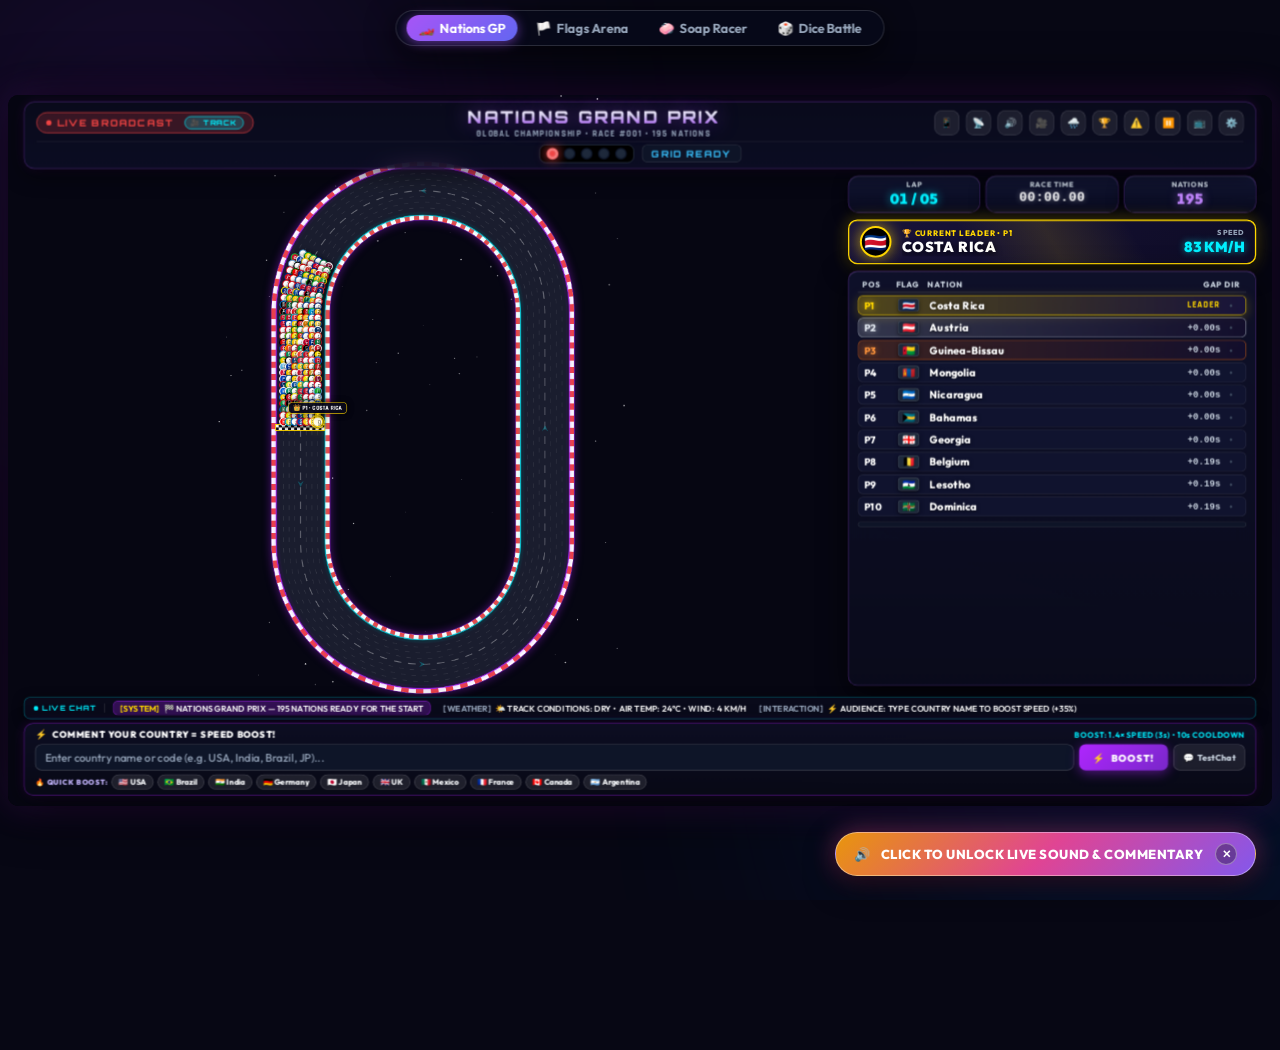
<file: index.html>
<!DOCTYPE html>
<html lang="en">

<head>
  <meta charset="UTF-8">
  <meta name="viewport" content="width=device-width, initial-scale=1.0, maximum-scale=1.0, user-scalable=no">
  <title>NATIONS GRAND PRIX — Global Championship 195 Nations</title>
  <link rel="preconnect" href="https://fonts.googleapis.com">
  <link rel="preconnect" href="https://fonts.gstatic.com" crossorigin>
  <link
    href="https://fonts.googleapis.com/css2?family=Orbitron:wght@500;700;800;900&family=Rajdhani:wght@500;600;700&family=Outfit:wght@400;600;700;800&display=swap"
    rel="stylesheet">
  <style>
    /* RESET & BASE */
    *,
    *::before,
    *::after {
      box-sizing: border-box;
      margin: 0;
      padding: 0;
      user-select: none;
      -webkit-user-select: none;
    }

    :root {
      --bg-midnight: #070714;
      --bg-card: rgba(13, 14, 31, 0.82);
      --bg-card-border: rgba(168, 85, 247, 0.3);
      --neon-violet: #b026ff;
      --neon-cyan: #00f0ff;
      --gold-primary: #ffd700;
      --gold-secondary: #f59e0b;
      --gold-gradient: linear-gradient(135deg, #fff3a8 0%, #ffd700 50%, #d97706 100%);
      --silver-gradient: linear-gradient(135deg, #ffffff 0%, #cbd5e1 50%, #64748b 100%);
      --bronze-gradient: linear-gradient(135deg, #fed7aa 0%, #f97316 50%, #9a3412 100%);
      --text-white: #ffffff;
      --text-dim: #94a3b8;
      --text-muted: #64748b;
      --racing-red: #ef4444;
      --racing-green: #10b981;
      --font-display: 'Orbitron', 'Rajdhani', sans-serif;
      --font-ui: 'Rajdhani', sans-serif;
      --font-body: 'Outfit', sans-serif;
    }

    html,
    body {
      width: 100%;
      height: 100%;
      margin: 0;
      padding: 0;
      overflow: hidden;
      background-color: var(--bg-midnight);
    }

    body {
      color: var(--text-white);
      font-family: var(--font-body);
      position: relative;
    }

    /* TOP HUB NAVIGATION SWITCHER */
    .hub-nav {
      position: fixed;
      top: 10px;
      left: 50%;
      transform: translateX(-50%);
      display: flex;
      gap: 6px;
      z-index: 1000;
      background: rgba(7, 10, 26, 0.88);
      backdrop-filter: blur(14px);
      -webkit-backdrop-filter: blur(14px);
      border: 1px solid rgba(255, 255, 255, 0.14);
      padding: 4px 10px;
      border-radius: 30px;
      box-shadow: 0 8px 30px rgba(0, 0, 0, 0.7);
      pointer-events: auto;
    }

    .hub-btn {
      display: inline-flex;
      align-items: center;
      gap: 5px;
      padding: 5px 12px;
      font-family: var(--font-body);
      font-size: 13px;
      font-weight: 700;
      color: #94a3b8;
      text-decoration: none;
      border-radius: 20px;
      transition: all 0.2s cubic-bezier(0.4, 0, 0.2, 1);
      white-space: nowrap;
    }

    .hub-btn:hover {
      color: #ffffff;
      background: rgba(255, 255, 255, 0.12);
      transform: translateY(-1px);
    }

    .hub-btn.active {
      color: #ffffff;
      background: linear-gradient(135deg, #a855f7 0%, #6366f1 100%);
      box-shadow: 0 2px 12px rgba(168, 85, 247, 0.55);
    }

    @media (max-width: 768px) {
      .hub-nav {
        top: 6px;
        max-width: calc(100vw - 16px);
        padding: 3px 8px;
        gap: 4px;
        overflow-x: auto;
        white-space: nowrap;
        -webkit-overflow-scrolling: touch;
        scrollbar-width: none;
      }

      .hub-nav::-webkit-scrollbar {
        display: none;
      }

      .hub-btn {
        padding: 4px 10px;
        font-size: 11.5px;
        gap: 4px;
      }

      .sound-unlock-banner {
        bottom: 12px;
        right: 12px;
        padding: 6px 14px;
        font-size: 11px;
        max-width: calc(100vw - 24px);
      }
    }

    @media (max-width: 400px) {
      .hub-nav {
        top: 4px;
        padding: 2px 6px;
        gap: 3px;
      }

      .hub-btn {
        padding: 3px 7px;
        font-size: 10px;
      }
    }

    @media (prefers-reduced-motion: reduce) {
      *, *::before, *::after {
        animation-duration: 0.001ms !important;
        animation-iteration-count: 1 !important;
        transition-duration: 0.001ms !important;
      }
    }

    .clean-mode .hub-nav,
    body.obs-mode .hub-nav {
      display: none !important;
    }

    /* OBS STUDIO STREAMING MODE */
    body.obs-mode {
      background: #000000 !important;
    }

    body.obs-mode .sound-unlock-banner {
      display: none !important;
    }

    body.obs-mode #viewport-container {
      box-shadow: none !important;
      border-radius: 0 !important;
    }

    /* SOUND & COMMENTARY UNLOCK PILL (FLOATING BOTTOM-RIGHT, NEVER OVERLAPS RACE) */
    .sound-unlock-banner {
      position: fixed;
      bottom: 24px;
      right: 24px;
      background: linear-gradient(135deg, rgba(245, 158, 11, 0.95) 0%, rgba(236, 72, 153, 0.95) 50%, rgba(139, 92, 246, 0.95) 100%);
      color: #ffffff;
      padding: 10px 18px;
      border-radius: 40px;
      font-family: var(--font-body);
      font-size: 13px;
      font-weight: 800;
      letter-spacing: 0.5px;
      display: flex;
      align-items: center;
      gap: 10px;
      box-shadow: 0 10px 30px rgba(0, 0, 0, 0.75), 0 0 25px rgba(236, 72, 153, 0.5);
      z-index: 9999;
      cursor: pointer;
      backdrop-filter: blur(12px);
      -webkit-backdrop-filter: blur(12px);
      border: 1px solid rgba(255, 255, 255, 0.4);
      transition: all 0.25s cubic-bezier(0.4, 0, 0.2, 1);
      animation: pulseUnlock 2.2s infinite ease-in-out;
      pointer-events: auto;
    }

    .sound-unlock-banner:hover {
      transform: scale(1.05);
      box-shadow: 0 12px 35px rgba(0, 0, 0, 0.85), 0 0 32px rgba(236, 72, 153, 0.7);
    }

    .sound-unlock-banner.dismissed {
      display: none !important;
    }

    .unlock-close-btn {
      background: rgba(0, 0, 0, 0.3);
      border: 1px solid rgba(255, 255, 255, 0.35);
      color: #ffffff;
      width: 22px;
      height: 22px;
      border-radius: 50%;
      display: flex;
      align-items: center;
      justify-content: center;
      font-size: 11px;
      font-weight: 800;
      cursor: pointer;
      padding: 0;
      margin-left: 2px;
      transition: all 0.15s ease;
    }

    .unlock-close-btn:hover {
      background: rgba(0, 0, 0, 0.6);
      transform: scale(1.2);
    }

    @keyframes pulseUnlock {
      0%, 100% {
        box-shadow: 0 6px 20px rgba(245, 158, 11, 0.4), 0 0 20px rgba(236, 72, 153, 0.4);
      }
      50% {
        box-shadow: 0 10px 35px rgba(236, 72, 153, 0.7), 0 0 30px rgba(139, 92, 246, 0.6);
      }
    }

    /* AMBIENT BACKGROUND GLOW */
    .ambient-glow {
      position: absolute;
      width: 600px;
      height: 600px;
      border-radius: 50%;
      filter: blur(140px);
      pointer-events: none;
      z-index: 0;
      opacity: 0.35;
      animation: pulseGlow 10s ease-in-out infinite alternate;
    }

    .glow-top-left {
      top: -150px;
      left: -150px;
      background: radial-gradient(circle, #7928ca 0%, transparent 70%);
    }

    .glow-bottom-right {
      bottom: -150px;
      right: -150px;
      background: radial-gradient(circle, #0070f3 0%, transparent 70%);
    }

    @keyframes pulseGlow {
      0% {
        transform: scale(0.9);
        opacity: 0.25;
      }

      100% {
        transform: scale(1.15);
        opacity: 0.45;
      }
    }

    /* MASTER GAME VIEWPORT (SCALED TO 1080x1920 LOGICAL PIXELS) */
    #viewport-container {
      position: absolute;
      top: 0;
      left: 0;
      width: 1080px;
      height: 1920px;
      transform-origin: 0 0;
      overflow: hidden;
      background: radial-gradient(circle at 50% 50%, #0e0d26 0%, #060610 85%, #020205 100%);
      box-shadow: 0 0 80px rgba(0, 0, 0, 0.9), 0 0 50px rgba(176, 38, 255, 0.25);
      border-radius: 16px;
      z-index: 1;
    }

    /* CANVAS */
    #raceCanvas {
      position: absolute;
      top: 0;
      left: 0;
      width: 1080px;
      height: 1920px;
      z-index: 2;
      pointer-events: none;
    }

    /* UI OVERLAY */
    #ui-layer {
      position: absolute;
      top: 0;
      left: 0;
      width: 1080px;
      height: 1920px;
      z-index: 10;
      pointer-events: none;
      display: flex;
      flex-direction: column;
      justify-content: space-between;
      padding: 24px 36px;
    }

    /* BROADCAST HEADER */
    .broadcast-header {
      pointer-events: auto;
      width: 100%;
      flex-shrink: 0;
      background: linear-gradient(180deg, rgba(10, 11, 28, 0.95) 0%, rgba(13, 15, 38, 0.85) 100%);
      border: 1px solid rgba(168, 85, 247, 0.35);
      border-radius: 16px;
      padding: 16px 24px;
      box-shadow: 0 8px 32px rgba(0, 0, 0, 0.6), 0 0 20px rgba(176, 38, 255, 0.15);
      backdrop-filter: blur(12px);
      -webkit-backdrop-filter: blur(12px);
    }

    .header-top-row {
      display: flex;
      align-items: center;
      justify-content: space-between;
    }

    .live-badge {
      display: inline-flex;
      align-items: center;
      gap: 8px;
      background: rgba(239, 68, 68, 0.2);
      border: 1px solid #ef4444;
      color: #ef4444;
      font-family: var(--font-display);
      font-size: 14px;
      font-weight: 800;
      letter-spacing: 2px;
      padding: 5px 14px;
      border-radius: 20px;
      text-transform: uppercase;
    }

    .live-dot {
      width: 8px;
      height: 8px;
      border-radius: 50%;
      background-color: #ef4444;
      animation: blinkRed 1s infinite;
    }

    @keyframes blinkRed {

      0%,
      100% {
        opacity: 1;
        transform: scale(1);
      }

      50% {
        opacity: 0.3;
        transform: scale(0.8);
      }
    }

    .title-group {
      text-align: center;
    }

    .main-title {
      font-family: var(--font-display);
      font-size: 34px;
      font-weight: 900;
      letter-spacing: 4px;
      background: linear-gradient(180deg, #ffffff 0%, #e2e8f0 40%, #a855f7 100%);
      -webkit-background-clip: text;
      -webkit-text-fill-color: transparent;
      text-shadow: 0 0 30px rgba(168, 85, 247, 0.6);
      line-height: 1.1;
    }

    .sub-title {
      font-family: var(--font-ui);
      font-size: 16px;
      font-weight: 700;
      letter-spacing: 3px;
      color: #94a3b8;
      margin-top: 4px;
      text-transform: uppercase;
    }

    .header-controls {
      display: flex;
      gap: 10px;
    }

    .icon-btn {
      background: rgba(255, 255, 255, 0.08);
      border: 1px solid rgba(255, 255, 255, 0.16);
      color: #ffffff;
      width: 44px;
      height: 44px;
      border-radius: 12px;
      display: flex;
      align-items: center;
      justify-content: center;
      font-size: 18px;
      cursor: pointer;
      transition: all 0.2s cubic-bezier(0.4, 0, 0.2, 1);
    }

    .icon-btn:hover {
      background: rgba(168, 85, 247, 0.35);
      border-color: var(--neon-violet);
      transform: translateY(-2px);
      box-shadow: 0 4px 18px rgba(176, 38, 255, 0.5);
    }

    .icon-btn:active {
      transform: translateY(0);
    }

    .icon-btn.active-weather {
      background: rgba(0, 240, 255, 0.25);
      border-color: var(--neon-cyan);
      box-shadow: 0 0 16px rgba(0, 240, 255, 0.6);
      color: #ffffff;
    }

    .icon-btn.active-pause {
      background: rgba(245, 158, 11, 0.25);
      border-color: #f59e0b;
      box-shadow: 0 0 16px rgba(245, 158, 11, 0.6);
      animation: pulsePauseBtn 1.5s infinite ease-in-out;
    }

    .icon-btn.active-obs {
      background: linear-gradient(135deg, #ef4444 0%, #dc2626 100%);
      border-color: #f87171;
      box-shadow: 0 0 18px rgba(239, 68, 68, 0.7);
      color: #ffffff;
      animation: pulseObsBtn 1.8s infinite ease-in-out;
    }

    .icon-btn.active-clean {
      background: rgba(16, 185, 129, 0.3);
      border-color: #34d399;
      box-shadow: 0 0 16px rgba(16, 185, 129, 0.6);
      color: #ffffff;
    }

    @keyframes pulseObsBtn {
      0%, 100% { transform: scale(1); box-shadow: 0 0 14px rgba(239, 68, 68, 0.5); }
      50% { transform: scale(1.06); box-shadow: 0 0 24px rgba(239, 68, 68, 0.9); }
    }

    @keyframes pulsePauseBtn {
      0%, 100% { transform: scale(1); }
      50% { transform: scale(1.08); }
    }

    /* STARTING LIGHTS GANTRY */
    .gantry-container {
      display: flex;
      align-items: center;
      justify-content: center;
      gap: 18px;
      margin-top: 12px;
      padding-top: 10px;
      border-top: 1px solid rgba(255, 255, 255, 0.08);
    }

    .gantry-cluster {
      display: flex;
      gap: 10px;
      background: #000000;
      padding: 6px 14px;
      border-radius: 10px;
      border: 1px solid #334155;
      box-shadow: inset 0 2px 6px rgba(0, 0, 0, 0.8);
    }

    .start-light {
      width: 22px;
      height: 22px;
      border-radius: 50%;
      background-color: #1e293b;
      border: 2px solid #0f172a;
      transition: all 0.15s ease;
    }

    .start-light.red {
      background-color: #ef4444;
      border-color: #f87171;
      box-shadow: 0 0 16px #ef4444, inset 0 0 4px #ffffff;
    }

    .start-light.green {
      background-color: #10b981;
      border-color: #34d399;
      box-shadow: 0 0 20px #10b981, inset 0 0 4px #ffffff;
    }

    .race-status-tag {
      font-family: var(--font-display);
      font-size: 16px;
      font-weight: 800;
      letter-spacing: 2px;
      padding: 6px 18px;
      border-radius: 8px;
      background: rgba(15, 23, 42, 0.8);
      border: 1px solid rgba(255, 255, 255, 0.15);
      color: #38bdf8;
      text-transform: uppercase;
      min-width: 140px;
      text-align: center;
    }

    /* INFIELD RACE HUD (CENTERED INSIDE OVAL) */
    .infield-hud {
      position: absolute;
      top: 420px;
      left: 270px;
      width: 540px;
      height: 1080px;
      pointer-events: none;
      display: flex;
      flex-direction: column;
      align-items: center;
      justify-content: flex-start;
      gap: 16px;
      z-index: 12;
    }

    /* TELEMETRY BAR */
    .telemetry-row {
      display: flex;
      width: 100%;
      justify-content: space-between;
      gap: 12px;
    }

    .telemetry-card {
      flex: 1;
      background: linear-gradient(180deg, rgba(20, 24, 56, 0.9) 0%, rgba(10, 12, 32, 0.94) 100%);
      border: 1px solid rgba(168, 85, 247, 0.35);
      border-radius: 16px;
      padding: 12px 14px;
      text-align: center;
      backdrop-filter: blur(14px);
      -webkit-backdrop-filter: blur(14px);
      box-shadow: 0 8px 24px rgba(0, 0, 0, 0.6), inset 0 1px 0 rgba(255, 255, 255, 0.15);
      transition: transform 0.2s ease, border-color 0.2s ease;
    }

    .telemetry-card:hover {
      border-color: rgba(0, 240, 255, 0.5);
      transform: translateY(-2px);
    }

    .telemetry-label {
      font-family: var(--font-body);
      font-size: 13px;
      font-weight: 800;
      letter-spacing: 1.2px;
      color: #cbd5e1;
      text-transform: uppercase;
      display: flex;
      align-items: center;
      justify-content: center;
      gap: 5px;
    }

    .telemetry-val {
      font-family: var(--font-body);
      font-size: 32px;
      font-weight: 900;
      letter-spacing: 0.5px;
      color: var(--text-white);
      margin-top: 2px;
      font-variant-numeric: tabular-nums;
    }

    .lap-val {
      color: var(--neon-cyan);
      text-shadow: 0 0 14px rgba(0, 240, 255, 0.6);
    }

    .time-val {
      color: #ffffff;
      font-family: 'JetBrains Mono', 'Roboto Mono', monospace;
      font-size: 28px;
      font-weight: 800;
      text-shadow: 0 0 10px rgba(255, 255, 255, 0.4);
    }

    .racers-val {
      color: #c084fc;
      text-shadow: 0 0 14px rgba(192, 132, 252, 0.6);
    }

    /* CURRENT LEADER SHOWCASE */
    .leader-showcase {
      width: 100%;
      background: linear-gradient(135deg, rgba(26, 20, 62, 0.94) 0%, rgba(14, 12, 38, 0.96) 100%);
      border: 2px solid var(--gold-primary);
      border-radius: 18px;
      padding: 14px 20px;
      display: flex;
      align-items: center;
      justify-content: space-between;
      box-shadow: 0 10px 35px rgba(0, 0, 0, 0.75), 0 0 25px rgba(255, 215, 0, 0.35), inset 0 1px 0 rgba(255, 215, 0, 0.4);
      position: relative;
      overflow: hidden;
    }

    .leader-showcase::after {
      content: '';
      position: absolute;
      top: -50%;
      left: -50%;
      width: 200%;
      height: 200%;
      background: linear-gradient(60deg, transparent 40%, rgba(255, 215, 0, 0.12) 50%, transparent 60%);
      animation: goldSheen 4s infinite linear;
      pointer-events: none;
    }

    @keyframes goldSheen {
      0% {
        transform: translateX(-100%);
      }

      100% {
        transform: translateX(100%);
      }
    }

    .leader-left {
      display: flex;
      align-items: center;
      gap: 16px;
    }

    .leader-flag-box {
      width: 66px;
      height: 66px;
      border-radius: 50%;
      overflow: hidden;
      border: 3px solid var(--gold-primary);
      box-shadow: 0 0 25px rgba(255, 215, 0, 0.7);
      display: flex;
      align-items: center;
      justify-content: center;
      background: #000000;
      font-size: 36px;
      flex-shrink: 0;
    }

    .leader-flag-box img {
      width: 100%;
      height: 100%;
      object-fit: cover;
    }

    .leader-info {
      text-align: left;
    }

    .leader-tag {
      font-family: var(--font-body);
      font-size: 14px;
      font-weight: 800;
      letter-spacing: 1.5px;
      color: var(--gold-primary);
      display: flex;
      align-items: center;
      gap: 4px;
      text-transform: uppercase;
    }

    .leader-name {
      font-family: var(--font-body);
      font-size: 30px;
      font-weight: 900;
      color: #ffffff;
      letter-spacing: 1.2px;
      text-transform: uppercase;
      white-space: nowrap;
      overflow: hidden;
      text-overflow: ellipsis;
      max-width: 250px;
      text-shadow: 0 2px 10px rgba(0, 0, 0, 0.9);
    }

    .leader-speed-box {
      text-align: right;
    }

    .speed-label {
      font-family: var(--font-body);
      font-size: 12px;
      font-weight: 800;
      color: #94a3b8;
      letter-spacing: 1px;
    }

    .speed-number {
      font-family: var(--font-body);
      font-size: 28px;
      font-weight: 900;
      color: var(--neon-cyan);
      font-variant-numeric: tabular-nums;
      text-shadow: 0 0 12px rgba(0, 240, 255, 0.6);
    }

    /* LIVE STANDINGS TABLE (TOP 7) */
    .standings-panel {
      width: 100%;
      background: linear-gradient(180deg, rgba(16, 18, 44, 0.92) 0%, rgba(10, 11, 28, 0.96) 100%);
      border: 1px solid rgba(168, 85, 247, 0.38);
      border-radius: 18px;
      padding: 16px;
      backdrop-filter: blur(18px);
      -webkit-backdrop-filter: blur(18px);
      box-shadow: 0 14px 45px rgba(0, 0, 0, 0.75), inset 0 1px 0 rgba(255, 255, 255, 0.15);
      display: flex;
      flex-direction: column;
      gap: 8px;
    }

    .standings-header {
      display: grid;
      grid-template-columns: 52px 48px 1fr 96px 30px;
      align-items: center;
      padding: 4px 8px 6px;
      border-bottom: 1px solid rgba(255, 255, 255, 0.14);
      font-family: var(--font-body);
      font-size: 13px;
      font-weight: 800;
      letter-spacing: 1.2px;
      color: #cbd5e1;
      text-transform: uppercase;
    }

    .standings-list {
      display: flex;
      flex-direction: column;
      gap: 6px;
    }

    .standing-row {
      display: grid;
      grid-template-columns: 52px 48px 1fr 96px 30px;
      align-items: center;
      background: rgba(18, 22, 50, 0.8);
      border: 1px solid rgba(255, 255, 255, 0.1);
      border-radius: 12px;
      padding: 9px 12px;
      transition: transform 0.25s cubic-bezier(0.4, 0, 0.2, 1), background-color 0.25s ease, border-color 0.25s ease, box-shadow 0.25s ease;
    }

    .standing-row:hover {
      transform: scale(1.015);
      border-color: rgba(168, 85, 247, 0.45);
      box-shadow: 0 4px 16px rgba(0, 0, 0, 0.5);
    }

    .standing-row.p1 {
      background: linear-gradient(90deg, rgba(255, 215, 0, 0.28) 0%, rgba(26, 20, 60, 0.9) 100%);
      border-color: rgba(255, 215, 0, 0.75);
      box-shadow: 0 4px 18px rgba(255, 215, 0, 0.25);
    }

    .standing-row.p2 {
      background: linear-gradient(90deg, rgba(203, 213, 225, 0.2) 0%, rgba(20, 15, 45, 0.9) 100%);
      border-color: rgba(203, 213, 225, 0.55);
    }

    .standing-row.p3 {
      background: linear-gradient(90deg, rgba(249, 115, 22, 0.2) 0%, rgba(20, 15, 45, 0.9) 100%);
      border-color: rgba(249, 115, 22, 0.55);
    }

    .pos-badge {
      font-family: var(--font-body);
      font-size: 20px;
      font-weight: 900;
      letter-spacing: 0.5px;
      color: #ffffff;
      display: flex;
      align-items: center;
    }

    .pos-badge.p1 {
      color: var(--gold-primary);
      text-shadow: 0 0 12px rgba(255, 215, 0, 0.7);
    }

    .pos-badge.p2 {
      color: #e2e8f0;
      text-shadow: 0 0 10px rgba(226, 232, 240, 0.6);
    }

    .pos-badge.p3 {
      color: #fb923c;
      text-shadow: 0 0 10px rgba(251, 146, 60, 0.6);
    }

    .row-flag {
      width: 38px;
      height: 26px;
      border-radius: 5px;
      overflow: hidden;
      display: flex;
      align-items: center;
      justify-content: center;
      box-shadow: 0 2px 6px rgba(0, 0, 0, 0.5);
      background: #1e293b;
      font-size: 20px;
      border: 1px solid rgba(255, 255, 255, 0.15);
    }

    .row-flag img {
      width: 100%;
      height: 100%;
      object-fit: cover;
    }

    .row-country {
      font-family: var(--font-body);
      font-size: 21px;
      font-weight: 800;
      color: #ffffff;
      white-space: nowrap;
      overflow: hidden;
      text-overflow: ellipsis;
      padding-right: 8px;
      letter-spacing: 0.3px;
      text-shadow: 0 1px 4px rgba(0, 0, 0, 0.6);
    }

    .row-gap {
      font-family: 'JetBrains Mono', monospace;
      font-size: 17px;
      font-weight: 800;
      color: #cbd5e1;
      text-align: right;
    }

    .row-gap.leader {
      color: var(--gold-primary);
      font-family: var(--font-ui);
      font-weight: 800;
      letter-spacing: 1px;
    }

    .row-trend {
      font-size: 15px;
      text-align: center;
      font-weight: bold;
    }

    .trend-up {
      color: var(--racing-green);
    }

    .trend-down {
      color: var(--racing-red);
    }

    .trend-same {
      color: #475569;
    }

    /* PROGRESS BAR */
    .race-progress-bar-wrap {
      width: 100%;
      height: 8px;
      background: rgba(15, 23, 42, 0.8);
      border-radius: 4px;
      overflow: hidden;
      border: 1px solid rgba(255, 255, 255, 0.1);
      margin-top: 4px;
    }

    .race-progress-bar-fill {
      height: 100%;
      width: 0%;
      background: linear-gradient(90deg, #b026ff 0%, #00f0ff 100%);
      box-shadow: 0 0 10px #00f0ff;
      transition: width 0.3s ease;
    }

    /* BOTTOM BROADCAST FOOTER */
    .broadcast-footer {
      pointer-events: auto;
      width: 100%;
      flex-shrink: 0;
      display: flex;
      flex-direction: column;
      gap: 12px;
      margin-bottom: 8px;
    }

    /* FIXED LEADER STRIP */
    .leader-strip {
      background: linear-gradient(90deg, rgba(20, 15, 45, 0.95) 0%, rgba(30, 20, 60, 0.9) 100%);
      border: 2px solid var(--gold-primary);
      border-radius: 14px;
      padding: 12px 20px;
      display: flex;
      align-items: center;
      justify-content: space-between;
      box-shadow: 0 6px 24px rgba(0, 0, 0, 0.6), 0 0 20px rgba(255, 215, 0, 0.2);
    }

    .leader-strip-left {
      display: flex;
      align-items: center;
      gap: 14px;
    }

    .leader-trophy {
      font-size: 28px;
      animation: bounceTrophy 2s infinite ease-in-out;
    }

    @keyframes bounceTrophy {

      0%,
      100% {
        transform: translateY(0);
      }

      50% {
        transform: translateY(-4px);
      }
    }

    .leader-strip-text {
      display: flex;
      flex-direction: column;
    }

    .leader-strip-label {
      font-family: var(--font-ui);
      font-size: 14px;
      font-weight: 700;
      color: var(--gold-primary);
      letter-spacing: 2px;
    }

    .leader-strip-name {
      font-family: var(--font-display);
      font-size: 24px;
      font-weight: 800;
      color: #ffffff;
      letter-spacing: 1px;
    }

    .leader-strip-lap {
      font-family: var(--font-display);
      font-size: 20px;
      font-weight: 700;
      color: var(--neon-cyan);
      background: rgba(0, 240, 255, 0.15);
      border: 1px solid rgba(0, 240, 255, 0.4);
      padding: 6px 16px;
      border-radius: 8px;
    }

    /* SPEED BOOST INTERACTION BAR */
    .boost-interactive-bar {
      background: linear-gradient(180deg, rgba(13, 14, 35, 0.95) 0%, rgba(10, 11, 28, 0.98) 100%);
      border: 1px solid rgba(176, 38, 255, 0.4);
      border-radius: 16px;
      padding: 14px 18px;
      backdrop-filter: blur(14px);
      box-shadow: 0 8px 32px rgba(0, 0, 0, 0.7), 0 0 20px rgba(176, 38, 255, 0.2);
      display: flex;
      flex-direction: column;
      gap: 10px;
    }

    .boost-bar-top {
      display: flex;
      align-items: center;
      justify-content: space-between;
    }

    .boost-headline {
      display: flex;
      align-items: center;
      gap: 8px;
      font-family: var(--font-body);
      font-size: 17px;
      font-weight: 900;
      letter-spacing: 1.2px;
      color: #ffffff;
      text-transform: uppercase;
    }

    .boost-bolt {
      color: var(--gold-primary);
      animation: boltFlash 1s infinite alternate;
    }

    @keyframes boltFlash {
      0% {
        opacity: 0.6;
        transform: scale(0.9);
      }

      100% {
        opacity: 1;
        transform: scale(1.2);
        text-shadow: 0 0 10px var(--gold-primary);
      }
    }

    .boost-sub {
      font-family: var(--font-body);
      font-size: 13px;
      font-weight: 700;
      color: var(--neon-cyan);
      letter-spacing: 0.8px;
    }

    .boost-form {
      display: flex;
      gap: 10px;
      position: relative;
    }

    .boost-input {
      flex: 1;
      height: 58px;
      background: rgba(15, 23, 42, 0.95);
      border: 1px solid rgba(255, 255, 255, 0.22);
      border-radius: 14px;
      padding: 0 20px;
      font-family: var(--font-body);
      font-size: 20px;
      font-weight: 700;
      color: #ffffff;
      outline: none;
      transition: all 0.2s ease;
    }

    .boost-input:focus {
      border-color: var(--neon-violet);
      box-shadow: 0 0 18px rgba(176, 38, 255, 0.45);
      background: rgba(15, 23, 42, 1);
    }

    .boost-input::placeholder {
      color: #94a3b8;
      font-weight: 500;
      font-size: 17px;
    }

    .boost-btn {
      height: 58px;
      padding: 0 28px;
      background: linear-gradient(135deg, #b026ff 0%, #7928ca 100%);
      border: none;
      border-radius: 14px;
      font-family: var(--font-body);
      font-size: 19px;
      font-weight: 900;
      letter-spacing: 1.5px;
      color: #ffffff;
      cursor: pointer;
      display: flex;
      align-items: center;
      gap: 8px;
      transition: all 0.2s ease;
      box-shadow: 0 4px 18px rgba(176, 38, 255, 0.45);
    }

    .boost-btn:hover {
      transform: translateY(-2px);
      box-shadow: 0 6px 22px rgba(176, 38, 255, 0.65);
      background: linear-gradient(135deg, #c040ff 0%, #8a35e0 100%);
    }

    .boost-btn:active {
      transform: translateY(0);
    }

    .sim-chat-btn {
      height: 58px;
      padding: 0 20px;
      background: rgba(255, 255, 255, 0.08);
      border: 1px solid rgba(255, 255, 255, 0.2);
      border-radius: 14px;
      color: #cbd5e1;
      font-family: var(--font-body);
      font-size: 15px;
      font-weight: 800;
      cursor: pointer;
      display: flex;
      align-items: center;
      gap: 6px;
      transition: all 0.2s ease;
    }

    .sim-chat-btn:hover {
      background: rgba(0, 240, 255, 0.18);
      border-color: var(--neon-cyan);
      color: #ffffff;
      transform: translateY(-1px);
    }

    /* QUICK BOOST NATION CHIPS */
    .quick-boost-chips {
      display: flex;
      align-items: center;
      gap: 8px;
      flex-wrap: wrap;
      margin-top: 6px;
    }

    .chips-title {
      font-family: var(--font-body);
      font-size: 13px;
      font-weight: 900;
      letter-spacing: 1px;
      color: #c4b5fd;
      text-transform: uppercase;
      display: inline-flex;
      align-items: center;
      gap: 4px;
    }

    .boost-chip {
      background: rgba(255, 255, 255, 0.09);
      border: 1px solid rgba(255, 255, 255, 0.2);
      border-radius: 22px;
      padding: 7px 15px;
      font-family: var(--font-body);
      font-size: 15px;
      font-weight: 800;
      color: #f8fafc;
      cursor: pointer;
      display: inline-flex;
      align-items: center;
      gap: 6px;
      transition: all 0.2s cubic-bezier(0.4, 0, 0.2, 1);
      user-select: none;
      -webkit-user-select: none;
    }

    .boost-chip:hover {
      background: linear-gradient(135deg, rgba(168, 85, 247, 0.5) 0%, rgba(99, 102, 241, 0.5) 100%);
      border-color: #c084fc;
      transform: translateY(-2px) scale(1.04);
      box-shadow: 0 4px 14px rgba(168, 85, 247, 0.5);
      color: #ffffff;
    }

    .boost-chip:active {
      transform: translateY(0);
    }

    /* TOAST ALERT NOTIFICATION */
    .toast-container {
      position: absolute;
      bottom: 240px;
      left: 50%;
      transform: translateX(-50%);
      display: flex;
      flex-direction: column;
      gap: 8px;
      align-items: center;
      pointer-events: none;
      z-index: 100;
    }

    .toast-msg {
      background: rgba(10, 11, 28, 0.95);
      border: 1px solid var(--neon-cyan);
      padding: 12px 26px;
      border-radius: 30px;
      font-family: var(--font-ui);
      font-size: 18px;
      font-weight: 700;
      color: #ffffff;
      box-shadow: 0 8px 25px rgba(0, 0, 0, 0.8), 0 0 15px rgba(0, 240, 255, 0.4);
      display: flex;
      align-items: center;
      gap: 10px;
      animation: toastIn 0.3s cubic-bezier(0.175, 0.885, 0.32, 1.275) forwards;
    }

    .toast-msg.error {
      border-color: var(--racing-red);
      box-shadow: 0 8px 25px rgba(0, 0, 0, 0.8), 0 0 15px rgba(239, 68, 68, 0.4);
    }

    .toast-msg.success {
      border-color: var(--gold-primary);
      box-shadow: 0 8px 25px rgba(0, 0, 0, 0.8), 0 0 20px rgba(255, 215, 0, 0.5);
    }

    @keyframes toastIn {
      0% {
        opacity: 0;
        transform: translateY(20px) scale(0.9);
      }

      100% {
        opacity: 1;
        transform: translateY(0) scale(1);
      }
    }

    /* EXPANDED HIGH-IMPACT WINNER CELEBRATION MODAL */
    .modal-backdrop {
      position: absolute;
      top: 0;
      left: 0;
      width: 1080px;
      height: 1920px;
      background: rgba(4, 5, 15, 0.88);
      backdrop-filter: blur(16px);
      -webkit-backdrop-filter: blur(16px);
      z-index: 200;
      display: none;
      align-items: center;
      justify-content: center;
      pointer-events: auto;
    }

    .modal-backdrop.active {
      display: flex;
    }

    .winner-modal-card {
      width: 940px;
      max-width: 92%;
      background: linear-gradient(180deg, #18113a 0%, #0d0e26 100%);
      border: 4px solid var(--gold-primary);
      border-radius: 32px;
      padding: 44px 36px;
      text-align: center;
      box-shadow: 0 25px 90px rgba(0, 0, 0, 0.95), 0 0 70px rgba(255, 215, 0, 0.4);
      animation: modalPop 0.4s cubic-bezier(0.175, 0.885, 0.32, 1.275) forwards;
      position: relative;
      overflow: hidden;
    }

    @keyframes modalPop {
      0% {
        transform: scale(0.7);
        opacity: 0;
      }

      100% {
        transform: scale(1);
        opacity: 1;
      }
    }

    .winner-trophy {
      font-size: 88px;
      margin-bottom: 6px;
      filter: drop-shadow(0 0 24px gold);
    }

    .winner-subtitle {
      font-family: var(--font-display);
      font-size: 22px;
      font-weight: 800;
      letter-spacing: 5px;
      color: var(--gold-primary);
      text-transform: uppercase;
    }

    .winner-flag-large {
      width: 130px;
      height: 130px;
      border-radius: 50%;
      overflow: hidden;
      margin: 18px auto;
      border: 5px solid var(--gold-primary);
      box-shadow: 0 0 35px rgba(255, 215, 0, 0.75);
      display: flex;
      align-items: center;
      justify-content: center;
      background: #000000;
      font-size: 72px;
    }

    .winner-flag-large img {
      width: 100%;
      height: 100%;
      object-fit: cover;
    }

    .winner-name-huge {
      font-family: var(--font-display);
      font-size: 58px;
      font-weight: 900;
      color: #ffffff;
      letter-spacing: 2.5px;
      text-transform: uppercase;
      text-shadow: 0 0 35px rgba(255, 215, 0, 0.6);
    }

    .winner-stats-grid {
      display: grid;
      grid-template-columns: 1fr 1fr;
      gap: 16px;
      margin: 24px 0;
    }

    .stat-pill {
      background: rgba(255, 255, 255, 0.08);
      border: 1px solid rgba(255, 255, 255, 0.16);
      border-radius: 16px;
      padding: 16px;
    }

    .stat-pill-label {
      font-family: var(--font-ui);
      font-size: 16px;
      font-weight: 700;
      color: #94a3b8;
      letter-spacing: 2px;
      text-transform: uppercase;
    }

    .stat-pill-val {
      font-family: var(--font-display);
      font-size: 34px;
      font-weight: 800;
      color: #ffffff;
      margin-top: 4px;
    }

    .top10-container {
      max-height: 380px;
      overflow-y: auto;
      margin: 16px 0;
      border-radius: 14px;
      border: 1px solid rgba(255, 255, 255, 0.15);
      background: rgba(0, 0, 0, 0.45);
      padding: 10px;
      display: flex;
      flex-direction: column;
      gap: 7px;
      scrollbar-width: thin;
      scrollbar-color: rgba(255, 215, 0, 0.4) transparent;
    }

    .top10-container::-webkit-scrollbar {
      width: 6px;
    }

    .top10-container::-webkit-scrollbar-thumb {
      background: rgba(255, 215, 0, 0.4);
      border-radius: 6px;
    }

    .top10-row {
      display: grid;
      grid-template-columns: 55px 44px 1fr 125px;
      align-items: center;
      padding: 10px 14px;
      background: rgba(255, 255, 255, 0.05);
      border-radius: 10px;
      font-family: var(--font-ui);
      font-size: 20px;
      font-weight: 700;
      text-align: left;
    }

    .top10-row.first {
      background: rgba(255, 215, 0, 0.2);
      border: 1px solid rgba(255, 215, 0, 0.4);
    }

    .auto-restart-bar-wrap {
      width: 100%;
      height: 12px;
      background: rgba(255, 255, 255, 0.1);
      border-radius: 6px;
      overflow: hidden;
      margin-top: 20px;
    }

    .auto-restart-bar-fill {
      height: 100%;
      width: 100%;
      background: var(--gold-gradient);
      transition: width 1s linear;
    }

    .modal-btn-row {
      display: flex;
      gap: 14px;
      justify-content: center;
      margin-top: 24px;
    }

    .primary-modal-btn {
      padding: 18px 48px;
      border-radius: 16px;
      background: var(--gold-gradient);
      color: #000000;
      font-family: var(--font-display);
      font-size: 20px;
      font-weight: 900;
      letter-spacing: 2px;
      border: none;
      cursor: pointer;
      box-shadow: 0 6px 25px rgba(255, 215, 0, 0.45);
      transition: all 0.2s ease;
    }

    .primary-modal-btn:hover {
      transform: translateY(-2px);
      box-shadow: 0 8px 30px rgba(255, 215, 0, 0.65);
    }

    /* SETTINGS MODAL - HIGH LEGIBILITY & REFINED UI/UX */
    .settings-modal {
      width: 720px;
      max-width: 95%;
      max-height: 88vh;
      overflow-y: auto;
      overscroll-behavior: contain;
      background: linear-gradient(180deg, #131432 0%, #0a0b1d 100%);
      border: 2px solid rgba(168, 85, 247, 0.65);
      border-radius: 24px;
      padding: 24px 28px;
      box-shadow: 0 20px 60px rgba(0, 0, 0, 0.9), 0 0 50px rgba(168, 85, 247, 0.28);
      color: #ffffff;
      text-align: left;
      scrollbar-width: thin;
      scrollbar-color: rgba(168, 85, 247, 0.5) transparent;
    }

    .settings-modal::-webkit-scrollbar {
      width: 6px;
    }

    .settings-modal::-webkit-scrollbar-track {
      background: transparent;
    }

    .settings-modal::-webkit-scrollbar-thumb {
      background: rgba(168, 85, 247, 0.5);
      border-radius: 6px;
    }

    .settings-modal::-webkit-scrollbar-thumb:hover {
      background: var(--neon-violet);
    }

    .settings-modal .primary-modal-btn {
      padding: 15px 32px;
      font-family: var(--font-body);
      font-size: 17px;
      font-weight: 800;
      letter-spacing: 1.2px;
      border-radius: 14px;
    }

    .settings-title .icon-btn {
      width: 36px;
      height: 36px;
      border-radius: 50%;
      background: rgba(255, 255, 255, 0.1);
      border: 1px solid rgba(255, 255, 255, 0.2);
      color: #cbd5e1;
      font-size: 16px;
      display: flex;
      align-items: center;
      justify-content: center;
      cursor: pointer;
      transition: all 0.2s ease;
    }

    .settings-title .icon-btn:hover {
      background: rgba(239, 68, 68, 0.3);
      border-color: #ef4444;
      color: #ffffff;
      transform: scale(1.08);
    }

    .settings-title {
      font-family: var(--font-display);
      font-size: 23px;
      font-weight: 800;
      letter-spacing: 2px;
      color: #ffffff;
      margin-bottom: 18px;
      padding-bottom: 12px;
      border-bottom: 1px solid rgba(255, 255, 255, 0.1);
      display: flex;
      justify-content: space-between;
      align-items: center;
    }

    .settings-group {
      margin-bottom: 15px;
    }

    .settings-label {
      font-family: var(--font-body);
      font-size: 13px;
      font-weight: 700;
      color: #c4b5fd;
      letter-spacing: 1.2px;
      margin-bottom: 8px;
      text-transform: uppercase;
      display: flex;
      align-items: center;
      gap: 6px;
    }

    .pill-select-row {
      display: flex;
      gap: 10px;
    }

    .select-pill {
      flex: 1;
      min-height: 46px;
      padding: 8px 10px;
      text-align: center;
      background: rgba(255, 255, 255, 0.08);
      border: 1.5px solid rgba(255, 255, 255, 0.18);
      border-radius: 12px;
      font-family: var(--font-body);
      font-size: 15px;
      font-weight: 600;
      color: #e2e8f0;
      cursor: pointer;
      transition: all 0.2s cubic-bezier(0.4, 0, 0.2, 1);
      display: flex;
      align-items: center;
      justify-content: center;
      gap: 6px;
      user-select: none;
      -webkit-user-select: none;
    }

    .select-pill * {
      pointer-events: none;
    }

    .select-pill:hover {
      background: rgba(255, 255, 255, 0.15);
      border-color: rgba(255, 255, 255, 0.35);
      color: #ffffff;
      transform: translateY(-1px);
    }

    .select-pill.active {
      background: linear-gradient(135deg, #a855f7 0%, #6366f1 100%);
      border-color: #c084fc;
      color: #ffffff;
      font-weight: 700;
      box-shadow: 0 4px 18px rgba(168, 85, 247, 0.5), inset 0 1px 0 rgba(255, 255, 255, 0.4);
      transform: translateY(-1px);
    }

    .pill-badge {
      display: inline-block;
      font-size: 11px;
      font-weight: 700;
      text-transform: uppercase;
      letter-spacing: 0.5px;
      padding: 2px 7px;
      border-radius: 6px;
      background: rgba(255, 255, 255, 0.14);
      color: #f1f5f9;
    }

    .select-pill.active .pill-badge {
      background: rgba(255, 255, 255, 0.28);
      color: #ffffff;
    }

    /* PAUSED BANNER OVERLAY */
    .pause-banner {
      position: absolute;
      top: 50%;
      left: 50%;
      transform: translate(-50%, -50%);
      background: rgba(10, 11, 28, 0.95);
      border: 2px solid var(--neon-cyan);
      padding: 24px 48px;
      border-radius: 20px;
      font-family: var(--font-display);
      font-size: 30px;
      font-weight: 900;
      letter-spacing: 3px;
      color: #ffffff;
      box-shadow: 0 0 40px rgba(0, 240, 255, 0.5);
      z-index: 150;
      display: none;
      pointer-events: auto;
      cursor: pointer;
      text-align: center;
    }

    .pause-banner.active {
      display: block;
    }


    /* CAM TAG BADGE IN HEADER */
    .cam-tag {
      background: rgba(0, 240, 255, 0.2);
      border: 1px solid var(--neon-cyan);
      color: var(--neon-cyan);
      font-size: 11px;
      font-weight: 800;
      letter-spacing: 1.5px;
      padding: 2px 8px;
      border-radius: 12px;
      margin-left: 8px;
      text-transform: uppercase;
    }

    /* SAFETY CAR FLASHING BANNER */
    .safety-car-banner {
      display: none;
      background: linear-gradient(90deg, #eab308 0%, #ca8a04 50%, #eab308 100%);
      color: #000000;
      font-family: var(--font-display);
      font-size: 16px;
      font-weight: 900;
      letter-spacing: 2px;
      text-align: center;
      padding: 8px 16px;
      border-radius: 8px;
      margin-top: 10px;
      box-shadow: 0 0 25px rgba(234, 179, 8, 0.7);
      animation: pulseSafetyCar 1s infinite alternate;
    }

    .safety-car-banner.active {
      display: block;
    }

    @keyframes pulseSafetyCar {
      0% {
        opacity: 0.85;
        transform: scale(0.99);
      }

      100% {
        opacity: 1;
        transform: scale(1.01);
      }
    }

    /* LIVE CHAT STREAM TICKER */
    .chat-ticker-container {
      background: rgba(10, 11, 28, 0.92);
      border: 1px solid rgba(0, 240, 255, 0.3);
      border-radius: 12px;
      padding: 7px 16px;
      display: flex;
      align-items: center;
      gap: 12px;
      overflow: hidden;
      backdrop-filter: blur(10px);
      box-shadow: 0 4px 18px rgba(0, 0, 0, 0.6);
      height: 40px;
      flex-shrink: 0;
    }

    .chat-ticker-label {
      display: flex;
      align-items: center;
      gap: 6px;
      font-family: var(--font-display);
      font-size: 12px;
      font-weight: 800;
      letter-spacing: 1.5px;
      color: var(--neon-cyan);
      white-space: nowrap;
      text-transform: uppercase;
      padding-right: 12px;
      border-right: 1px solid rgba(255, 255, 255, 0.18);
    }

    .chat-live-dot {
      width: 7px;
      height: 7px;
      border-radius: 50%;
      background: #00f0ff;
      animation: blinkRed 1.2s infinite;
    }

    .chat-ticker-scroll {
      display: flex;
      align-items: center;
      gap: 20px;
      white-space: nowrap;
      overflow: hidden;
      font-family: var(--font-body);
      font-size: 14px;
      font-weight: 600;
      width: 100%;
    }

    .chat-item {
      display: inline-flex;
      align-items: center;
      gap: 6px;
      animation: slideInChat 0.3s ease-out;
      flex-shrink: 0;
    }

    .chat-user {
      color: #94a3b8;
      font-weight: 700;
    }

    .chat-text {
      color: #ffffff;
    }

    .chat-item.vip {
      background: rgba(176, 38, 255, 0.25);
      border: 1px solid rgba(176, 38, 255, 0.6);
      padding: 2px 10px;
      border-radius: 8px;
    }

    .chat-item.vip .chat-user {
      color: var(--gold-primary);
    }

    @keyframes slideInChat {
      0% {
        opacity: 0;
        transform: translateY(8px);
      }

      100% {
        opacity: 1;
        transform: translateY(0);
      }
    }

    .season-table-wrap {
      max-height: 52vh;
      overflow-y: auto;
      border: 1px solid rgba(255, 255, 255, 0.12);
      border-radius: 12px;
      background: rgba(7, 7, 20, 0.85);
      margin-top: 10px;
      scrollbar-width: thin;
      scrollbar-color: rgba(0, 240, 255, 0.4) transparent;
    }

    .season-table-wrap::-webkit-scrollbar {
      width: 6px;
    }

    .season-table-wrap::-webkit-scrollbar-thumb {
      background: rgba(0, 240, 255, 0.4);
      border-radius: 6px;
    }

    .season-table {
      width: 100%;
      border-collapse: collapse;
      font-family: var(--font-ui);
      font-size: 16px;
    }

    .season-table th {
      position: sticky;
      top: 0;
      background: #0b1120;
      padding: 12px 14px;
      text-align: left;
      font-weight: 800;
      letter-spacing: 1px;
      color: var(--neon-cyan);
      border-bottom: 2px solid rgba(0, 240, 255, 0.35);
      font-size: 14px;
      z-index: 2;
    }

    .season-table td {
      padding: 10px 14px;
      border-bottom: 1px solid rgba(255, 255, 255, 0.06);
      color: #ffffff;
      font-weight: 600;
    }

    .season-table tr:hover {
      background: rgba(168, 85, 247, 0.18);
    }

    .season-rank-1 td {
      color: var(--gold-primary);
      font-weight: 800;
    }

    .season-rank-2 td {
      color: #e2e8f0;
      font-weight: 700;
    }

    .season-rank-3 td {
      color: #fed7aa;
      font-weight: 700;
    }

    /* ==========================================================================
       ESPORTS BROADCAST LANDSCAPE (16:9 / 1920x1080) LAYOUT
       ========================================================================== */
    #viewport-container.landscape {
      width: 1920px;
      height: 1080px;
    }

    #viewport-container.landscape #raceCanvas {
      width: 1920px;
      height: 1080px;
    }

    #viewport-container.landscape #ui-layer {
      width: 1920px;
      height: 1080px;
      padding: 0;
      position: relative;
    }

    #viewport-container.landscape .broadcast-header {
      width: calc(100% - 48px);
      position: absolute;
      top: 10px;
      left: 24px;
      padding: 8px 18px;
      z-index: 15;
    }

    #viewport-container.landscape .header-top-row {
      gap: 16px;
    }

    #viewport-container.landscape .main-title {
      font-size: 26px;
      letter-spacing: 3px;
    }

    #viewport-container.landscape .sub-title {
      font-size: 13px;
      letter-spacing: 2px;
      margin-top: 2px;
    }

    #viewport-container.landscape .icon-btn {
      width: 38px;
      height: 38px;
      font-size: 15px;
    }

    #viewport-container.landscape .gantry-container {
      margin-top: 4px;
      padding-top: 4px;
      gap: 12px;
    }

    #viewport-container.landscape .gantry-cluster {
      padding: 4px 10px;
      gap: 8px;
    }

    #viewport-container.landscape .start-light {
      width: 18px;
      height: 18px;
    }

    #viewport-container.landscape .race-status-tag {
      font-size: 14px;
      padding: 4px 14px;
      min-width: 120px;
    }

    #viewport-container.landscape .infield-hud {
      position: absolute;
      top: 122px;
      right: 24px;
      left: auto;
      width: 620px;
      height: 775px;
      display: flex;
      flex-direction: column;
      gap: 10px;
      z-index: 12;
      pointer-events: auto;
    }

    #viewport-container.landscape .telemetry-row {
      gap: 8px;
      width: 100%;
    }

    #viewport-container.landscape .telemetry-card {
      padding: 6px 10px;
    }

    #viewport-container.landscape .telemetry-label {
      font-size: 11px;
      letter-spacing: 1px;
    }

    #viewport-container.landscape .telemetry-val {
      font-size: 22px;
      margin-top: 1px;
    }

    #viewport-container.landscape .time-val {
      font-size: 20px;
    }

    #viewport-container.landscape .leader-showcase {
      padding: 8px 16px;
      border-radius: 14px;
    }

    #viewport-container.landscape .leader-flag-box {
      width: 48px;
      height: 48px;
      font-size: 28px;
    }

    #viewport-container.landscape .leader-tag {
      font-size: 12px;
      letter-spacing: 1px;
    }

    #viewport-container.landscape .leader-name {
      font-size: 22px;
      max-width: 280px;
    }

    #viewport-container.landscape .speed-label {
      font-size: 11px;
    }

    #viewport-container.landscape .speed-number {
      font-size: 22px;
    }

    #viewport-container.landscape .standings-panel {
      padding: 10px 14px;
      gap: 4px;
      flex: 1;
      justify-content: flex-start;
      border-radius: 14px;
    }

    #viewport-container.landscape .standings-header {
      padding: 2px 6px 4px;
      font-size: 12px;
      letter-spacing: 1px;
    }

    #viewport-container.landscape .standings-list {
      gap: 4px;
      display: flex;
      flex-direction: column;
    }

    #viewport-container.landscape .standing-row {
      padding: 4px 8px;
      border-radius: 8px;
    }

    #viewport-container.landscape .pos-badge {
      font-size: 15px;
      font-weight: 800;
    }

    #viewport-container.landscape .row-flag {
      width: 32px;
      height: 20px;
      font-size: 16px;
    }

    #viewport-container.landscape .row-country {
      font-size: 16px;
      font-weight: 800;
    }

    #viewport-container.landscape .row-gap {
      font-size: 14px;
      font-weight: 800;
    }

    #viewport-container.landscape .broadcast-footer {
      position: absolute;
      bottom: 8px;
      left: 24px;
      right: 24px;
      width: calc(100% - 48px);
      flex-direction: column;
      gap: 6px;
      z-index: 14;
    }

    #viewport-container.landscape .leader-strip {
      display: none;
    }

    #viewport-container.landscape .chat-ticker-container {
      height: 34px;
      padding: 4px 14px;
      background: rgba(10, 11, 28, 0.96);
      border: 1px solid rgba(0, 240, 255, 0.4);
      border-radius: 10px;
    }

    #viewport-container.landscape .chat-ticker-label {
      font-size: 11px;
      letter-spacing: 1.5px;
    }

    #viewport-container.landscape .chat-item {
      font-size: 13px;
    }

    #viewport-container.landscape .boost-interactive-bar {
      padding: 8px 16px;
      gap: 5px;
      background: linear-gradient(180deg, rgba(13, 14, 35, 0.98) 0%, rgba(8, 9, 22, 0.99) 100%);
      border: 1px solid rgba(176, 38, 255, 0.45);
      border-radius: 14px;
    }

    #viewport-container.landscape .boost-bar-top {
      display: flex;
      justify-content: space-between;
      align-items: center;
    }

    #viewport-container.landscape .boost-headline {
      font-size: 14px;
      letter-spacing: 1px;
    }

    #viewport-container.landscape .boost-sub {
      font-size: 12px;
      letter-spacing: 0.6px;
    }

    #viewport-container.landscape .boost-form {
      display: flex;
      gap: 8px;
    }

    #viewport-container.landscape .boost-input {
      height: 40px;
      font-size: 15px;
      padding: 0 14px;
      border-radius: 10px;
    }

    #viewport-container.landscape .boost-btn {
      height: 40px;
      padding: 0 20px;
      font-size: 15px;
      border-radius: 10px;
    }

    #viewport-container.landscape .sim-chat-btn {
      height: 40px;
      padding: 0 14px;
      font-size: 13px;
      border-radius: 10px;
    }

    #viewport-container.landscape .quick-boost-chips {
      margin-top: 1px;
      gap: 6px;
    }

    #viewport-container.landscape .chips-title {
      font-size: 11px;
    }

    #viewport-container.landscape .boost-chip {
      padding: 3px 10px;
      font-size: 12px;
      border-radius: 16px;
    }

    #viewport-container.landscape .toast-container {
      bottom: 180px;
      left: 33%;
    }

    #viewport-container.landscape .modal-backdrop {
      width: 1920px;
      height: 1080px;
    }

    #viewport-container.landscape .winner-modal-card {
      width: 900px;
      max-height: 92vh;
      overflow-y: auto;
      padding: 26px 32px;
    }

    #viewport-container.landscape .winner-trophy {
      font-size: 64px;
      margin-bottom: 2px;
    }

    #viewport-container.landscape .winner-flag-large {
      width: 88px;
      height: 88px;
      margin: 10px auto;
      font-size: 52px;
    }

    #viewport-container.landscape .winner-name-huge {
      font-size: 36px;
    }

    /* Clean Stream Mode in Landscape */
    #viewport-container.landscape.clean-mode .broadcast-footer {
      display: none !important;
    }

    #viewport-container.landscape.clean-mode .infield-hud {
      height: calc(1080px - 140px);
    }

    /* ==========================================================================
       ESPORTS BROADCAST PORTRAIT (9:16 / 1080x1920) MOBILE POLISH
       ========================================================================== */
    #viewport-container.portrait #ui-layer {
      width: 1080px;
      height: 1920px;
      padding: 16px 28px;
    }

    #viewport-container.portrait .broadcast-header {
      padding: 12px 20px;
      border-radius: 18px;
    }

    #viewport-container.portrait .main-title {
      font-size: 28px;
      letter-spacing: 3px;
      white-space: nowrap;
    }

    #viewport-container.portrait .sub-title {
      font-size: 13px;
      letter-spacing: 2px;
      margin-top: 2px;
      white-space: nowrap;
    }

    #viewport-container.portrait .header-controls {
      gap: 6px;
    }

    #viewport-container.portrait .icon-btn {
      width: 36px;
      height: 36px;
      font-size: 14px;
      border-radius: 10px;
    }

    #viewport-container.portrait .live-badge {
      font-size: 12px;
      padding: 4px 10px;
      gap: 6px;
    }

    #viewport-container.portrait .gantry-container {
      margin-top: 8px;
      padding-top: 8px;
      gap: 14px;
    }

    #viewport-container.portrait .gantry-cluster {
      padding: 4px 12px;
      gap: 8px;
    }

    #viewport-container.portrait .start-light {
      width: 18px;
      height: 18px;
    }

    #viewport-container.portrait .race-status-tag {
      font-size: 14px;
      padding: 4px 16px;
      min-width: 120px;
    }

    /* INFIELD RACE HUD (CENTERED INSIDE OVAL: Oval straight is Y=660 to Y=1260, core width 500px) */
    #viewport-container.portrait .infield-hud {
      top: 670px;
      left: 50%;
      transform: translateX(-50%);
      width: 480px;
      height: auto;
      max-height: 580px;
      gap: 8px;
    }

    #viewport-container.portrait .telemetry-row {
      gap: 8px;
      width: 100%;
    }

    #viewport-container.portrait .telemetry-card {
      padding: 6px 10px;
      border-radius: 12px;
    }

    #viewport-container.portrait .telemetry-label {
      font-size: 11px;
      letter-spacing: 1px;
    }

    #viewport-container.portrait .telemetry-val {
      font-size: 22px;
      margin-top: 1px;
    }

    #viewport-container.portrait .time-val {
      font-size: 20px;
    }

    #viewport-container.portrait .racers-val {
      font-size: 22px;
    }

    #viewport-container.portrait .leader-showcase {
      padding: 8px 14px;
      border-radius: 14px;
      border-width: 1.5px;
    }

    #viewport-container.portrait .leader-flag-box {
      width: 44px;
      height: 44px;
      font-size: 26px;
      border-width: 2px;
    }

    #viewport-container.portrait .leader-info {
      min-width: 0;
    }

    #viewport-container.portrait .leader-tag {
      font-size: 11px;
      letter-spacing: 1px;
    }

    #viewport-container.portrait .leader-name {
      min-width: 0;
      white-space: nowrap;
      overflow: hidden;
      text-overflow: ellipsis;
      font-size: 22px;
      max-width: 230px;
    }

    #viewport-container.portrait .speed-label {
      font-size: 10px;
    }

    #viewport-container.portrait .speed-number {
      font-size: 20px;
    }

    #viewport-container.portrait .standings-panel {
      padding: 8px 12px;
      border-radius: 14px;
      gap: 3px;
      flex: none;
      width: 100%;
      justify-content: flex-start;
    }

    #viewport-container.portrait .standings-header {
      padding: 2px 4px 4px;
      font-size: 11px;
      grid-template-columns: 44px 38px 1fr 85px 22px;
      letter-spacing: 1px;
    }

    #viewport-container.portrait .standings-list {
      gap: 3px;
    }

    #viewport-container.portrait .standing-row {
      padding: 4px 8px;
      border-radius: 7px;
      grid-template-columns: 44px 38px 1fr 85px 22px;
    }

    #viewport-container.portrait .pos-badge {
      font-size: 14px;
      font-weight: 800;
    }

    #viewport-container.portrait .row-flag {
      width: 30px;
      height: 20px;
      font-size: 15px;
      border-radius: 4px;
    }

    #viewport-container.portrait .row-country {
      min-width: 0;
      white-space: nowrap;
      overflow: hidden;
      text-overflow: ellipsis;
      font-size: 15px;
      font-weight: 800;
    }

    #viewport-container.portrait .row-gap {
      font-size: 13px;
      font-weight: 800;
    }

    #viewport-container.portrait .row-trend {
      font-size: 13px;
    }

    #viewport-container.portrait .leader-strip {
      padding: 8px 16px;
      border-radius: 12px;
    }

    #viewport-container.portrait .leader-strip-label {
      font-size: 12px;
    }

    #viewport-container.portrait .leader-strip-name {
      font-size: 20px;
    }

    #viewport-container.portrait .leader-strip-lap {
      font-size: 16px;
      padding: 4px 12px;
    }

    #viewport-container.portrait .chat-ticker-container {
      height: 36px;
      padding: 4px 14px;
    }

    #viewport-container.portrait .boost-interactive-bar {
      padding: 10px 16px;
      gap: 6px;
      border-radius: 14px;
    }

    #viewport-container.portrait .boost-headline {
      font-size: 14px;
    }

    #viewport-container.portrait .boost-sub {
      font-size: 12px;
    }

    #viewport-container.portrait .boost-input {
      height: 44px;
      font-size: 16px;
      padding: 0 14px;
      border-radius: 10px;
    }

    #viewport-container.portrait .boost-btn {
      height: 44px;
      padding: 0 20px;
      font-size: 16px;
      border-radius: 10px;
    }

    #viewport-container.portrait .sim-chat-btn {
      height: 44px;
      padding: 0 14px;
      font-size: 13px;
      border-radius: 10px;
    }

    #viewport-container.portrait .quick-boost-chips {
      margin-top: 2px;
      gap: 6px;
    }

    #viewport-container.portrait .boost-chip {
      padding: 4px 12px;
      font-size: 13px;
    }
  </style>
</head>

<body>
  <!-- Top Hub Navigation -->
  <nav class="hub-nav" aria-label="Game Switcher">
    <a href="index.html" class="hub-btn active">
      <span class="icon">🏎️</span> Nations GP
    </a>
    <a href="flags.html" class="hub-btn">
      <span class="icon">🏳️</span> Flags Arena
    </a>
    <a href="soap.html" class="hub-btn">
      <span class="icon">🧼</span> Soap Racer
    </a>
    <a href="dice_battle.html" class="hub-btn">
      <span class="icon">🎲</span> Dice Battle
    </a>
  </nav>

  <!-- Sound & Audio Announcer Autoplay Unlock Pill (Bottom-Right, Never Blocks Header) -->
  <div class="sound-unlock-banner" id="soundUnlockBanner" title="Click anywhere to unlock live sound & voice commentary">
    <span class="unlock-icon">🔊</span>
    <span class="unlock-text">CLICK TO UNLOCK LIVE SOUND & COMMENTARY</span>
    <button type="button" class="unlock-close-btn" id="closeUnlockBtn" title="Dismiss notice">✕</button>
  </div>

  <!-- Ambient Space Glow -->
  <div class="ambient-glow glow-top-left"></div>
  <div class="ambient-glow glow-bottom-right"></div>

  <!-- Master Logical Viewport Container (1080 x 1920) -->
  <div id="viewport-container">
    <!-- HTML5 Racing Canvas -->
    <canvas id="raceCanvas" width="1080" height="1920"></canvas>

    <!-- Overlay HUD Layer -->
    <div id="ui-layer">
      <!-- 1. Top Broadcast Header -->
      <header class="broadcast-header">
        <div class="header-top-row">
          <div class="live-badge" id="liveStreamBadge">
            <span class="live-dot"></span>
            <span id="liveBadgeText">LIVE BROADCAST</span>
            <span class="cam-tag" id="camTagBadge">🎥 TRACK</span>
          </div>
          <div class="title-group">
            <h1 class="main-title">NATIONS GRAND PRIX</h1>
            <div class="sub-title" id="subTitleText">GLOBAL CHAMPIONSHIP • RACE #001 • 195 NATIONS</div>
          </div>
          <div class="header-controls">
            <button class="icon-btn" id="aspectBtn" title="Switch Aspect Ratio (16:9 Landscape / 9:16 Vertical) [Key A]">📱</button>
            <button class="icon-btn" id="obsBtn" title="Toggle OBS Stream Studio Mode (O)">📡</button>
            <button class="icon-btn" id="soundBtn" title="Toggle Sound & Commentary (M)">🔊</button>
            <button class="icon-btn" id="camBtn"
              title="Switch Spectator Camera (C)">🎥</button>
            <button class="icon-btn" id="weatherBtn" title="Toggle Rain & Wet Track Mode (W)">🌧️</button>
            <button class="icon-btn" id="seasonBtn" title="Season Championship Points Standings (P)">🏆</button>
            <button class="icon-btn" id="safetyCarBtn" title="Deploy / Recall Safety Car (S)">⚠️</button>
            <button class="icon-btn" id="pauseBtn" title="Pause / Resume (Space)">⏸️</button>
            <button class="icon-btn" id="cleanBtn" title="Toggle Clean Stream Mode">📺</button>
            <button class="icon-btn" id="settingsBtn" title="Race Settings">⚙️</button>
          </div>
        </div>

        <!-- Starting Gantry Lights -->
        <div class="gantry-container">
          <div class="gantry-cluster">
            <div class="start-light" id="light0"></div>
            <div class="start-light" id="light1"></div>
            <div class="start-light" id="light2"></div>
            <div class="start-light" id="light3"></div>
            <div class="start-light" id="light4"></div>
          </div>
          <div class="race-status-tag" id="raceStatusBadge">GRID READY</div>
        </div>
        <div class="safety-car-banner" id="safetyCarBanner">⚠️ SAFETY CAR DEPLOYED • NO OVERTAKING ⚠️</div>
      </header>

      <!-- 2. Infield Central HUD (Inside Oval) -->
      <div class="infield-hud">
        <!-- Telemetry Row -->
        <div class="telemetry-row">
          <div class="telemetry-card">
            <div class="telemetry-label">LAP</div>
            <div class="telemetry-val lap-val" id="hudLapVal">01 / 05</div>
          </div>
          <div class="telemetry-card">
            <div class="telemetry-label">RACE TIME</div>
            <div class="telemetry-val time-val" id="hudTimeVal">00:00.00</div>
          </div>
          <div class="telemetry-card">
            <div class="telemetry-label">NATIONS</div>
            <div class="telemetry-val racers-val" id="hudRacersVal">195</div>
          </div>
        </div>

        <!-- Leader Card -->
        <div class="leader-showcase">
          <div class="leader-left">
            <div class="leader-flag-box" id="leaderFlagBox">🏳️</div>
            <div class="leader-info">
              <div class="leader-tag">
                🏆 CURRENT LEADER • P1
                <span id="commentatorActiveBadge"
                  style="display: none; align-items: center; gap: 4px; color: #00f0ff; font-size: 12px; margin-left: 8px; font-weight: 800; text-shadow: 0 0 8px #00f0ff;">🎙️
                  ON AIR</span>
              </div>
              <div class="leader-name" id="leaderNameVal">WARMING UP...</div>
            </div>
          </div>
          <div class="leader-speed-box">
            <div class="speed-label">SPEED</div>
            <div class="speed-number" id="leaderSpeedVal">0 KM/H</div>
          </div>
        </div>

        <!-- Live Standings (Top 7) -->
        <div class="standings-panel">
          <div class="standings-header">
            <span>POS</span>
            <span>FLAG</span>
            <span>NATION</span>
            <span style="text-align: right;">GAP</span>
            <span style="text-align: center;">DIR</span>
          </div>
          <div class="standings-list" id="standingsRows">
            <!-- Dynamically populated 7 rows -->
          </div>
          <div class="race-progress-bar-wrap">
            <div class="race-progress-bar-fill" id="raceProgressBar"></div>
          </div>
        </div>
      </div>

      <!-- 3. Bottom Broadcast Footer -->
      <footer class="broadcast-footer">
        <!-- Fixed Leader Ticker Strip -->
        <div class="leader-strip" id="bottomLeaderStrip">
          <div class="leader-strip-left">
            <span class="leader-trophy">🏆</span>
            <div class="leader-strip-text">
              <span class="leader-strip-label">CHAMPIONSHIP LEADER</span>
              <span class="leader-strip-name" id="bottomLeaderName">AWAITING START</span>
            </div>
          </div>
          <div class="leader-strip-lap" id="bottomLeaderLap">LAP 1/5</div>
        </div>

        <!-- Live Viewer Chat & Bet Stream Ticker -->
        <div class="chat-ticker-container" id="chatTickerContainer">
          <div class="chat-ticker-label">
            <span class="chat-live-dot"></span>
            LIVE CHAT
          </div>
          <div class="chat-ticker-scroll" id="chatTickerScroll">
            <!-- Dynamically populated sliding stream of viewer cheers -->
          </div>
        </div>

        <!-- Audience Speed Boost Interactive Bar -->
        <div class="boost-interactive-bar">
          <div class="boost-bar-top">
            <div class="boost-headline">
              <span class="boost-bolt">⚡</span>
              COMMENT YOUR COUNTRY = SPEED BOOST!
            </div>
            <div class="boost-sub">BOOST: 1.4× SPEED (3s) • 10s COOLDOWN</div>
          </div>
          <form class="boost-form" id="boostForm" onsubmit="return false;">
            <input type="text" class="boost-input" id="boostInput"
              placeholder="Enter country name or code (e.g. USA, India, Brazil, JP)..." autocomplete="off"
              spellcheck="false">
            <button type="submit" class="boost-btn" id="boostSubmitBtn">
              <span>⚡</span> BOOST!
            </button>
            <button type="button" class="sim-chat-btn" id="simChatBtn" title="Simulate a viewer chat message boost">
              <span>💬</span> Test Chat
            </button>
          </form>

          <!-- Quick 1-Click Country Boost Chips -->
          <div class="quick-boost-chips" id="quickBoostChips">
            <span class="chips-title">🔥 QUICK BOOST:</span>
            <button type="button" class="boost-chip" data-nation="USA">🇺🇸 USA</button>
            <button type="button" class="boost-chip" data-nation="Brazil">🇧🇷 Brazil</button>
            <button type="button" class="boost-chip" data-nation="India">🇮🇳 India</button>
            <button type="button" class="boost-chip" data-nation="Germany">🇩🇪 Germany</button>
            <button type="button" class="boost-chip" data-nation="Japan">🇯🇵 Japan</button>
            <button type="button" class="boost-chip" data-nation="United Kingdom">🇬🇧 UK</button>
            <button type="button" class="boost-chip" data-nation="Mexico">🇲🇽 Mexico</button>
            <button type="button" class="boost-chip" data-nation="France">🇫🇷 France</button>
            <button type="button" class="boost-chip" data-nation="Canada">🇨🇦 Canada</button>
            <button type="button" class="boost-chip" data-nation="Argentina">🇦🇷 Argentina</button>
          </div>
        </div>
      </footer>
    </div>

    <!-- Toast Notifications Container -->
    <div class="toast-container" id="toastContainer"></div>

    <!-- Pause Indicator -->
    <div class="pause-banner" id="pauseBanner">
      ⏸️ RACE PAUSED<br>
      <span style="font-size: 16px; font-weight: 600; color: #94a3b8; letter-spacing: 1px;">PRESS SPACE OR CLICK TO
        RESUME</span>
    </div>

    <!-- Expanded High-Impact Winner Celebration Modal -->
    <div class="modal-backdrop" id="winnerModal">
      <div class="winner-modal-card">
        <div class="winner-trophy">🏆</div>
        <div class="winner-subtitle">NATIONS GRAND PRIX CHAMPION</div>
        <div class="winner-flag-large" id="winnerFlagLarge">🏳️</div>
        <div class="winner-name-huge" id="winnerNameHuge">COUNTRY</div>

        <div class="winner-stats-grid">
          <div class="stat-pill">
            <div class="stat-pill-label">WINNING TIME</div>
            <div class="stat-pill-val" id="winnerTimeVal">01:14.28</div>
          </div>
          <div class="stat-pill">
            <div class="stat-pill-label">COMPLETED LAPS</div>
            <div class="stat-pill-val" id="winnerLapsVal">05 / 05</div>
          </div>
        </div>

        <!-- Final Results Leaderboard -->
        <div
          style="font-family: var(--font-ui); font-size: 16px; font-weight: 700; color: #94a3b8; text-align: left; letter-spacing: 1.5px; margin-bottom: 6px;">
          OFFICIAL TOP 10 FINISHERS</div>
        <div class="top10-container" id="top10Container">
          <!-- Populated dynamically -->
        </div>

        <!-- Auto Next Race Progress Bar -->
        <div
          style="font-family: var(--font-ui); font-size: 16px; font-weight: 700; color: var(--gold-primary); margin-top: 14px;"
          id="nextRaceCountdownText">
          NEXT RACE STARTING IN 8 SECONDS...
        </div>
        <div class="auto-restart-bar-wrap">
          <div class="auto-restart-bar-fill" id="nextRaceProgressBar"></div>
        </div>

        <div class="modal-btn-row">
          <button class="primary-modal-btn" id="startNextRaceBtn">START NEXT RACE NOW 🏁</button>
        </div>
      </div>
    </div>


    <!-- Season Standings Modal -->
    <div class="modal-backdrop" id="seasonModal">
      <div class="settings-modal" style="max-height: 85vh; width: 680px;">
        <div class="settings-title">
          <span>🏆 SEASON CHAMPIONSHIP STANDINGS</span>
          <button class="icon-btn" id="closeSeasonBtn" style="width: 36px; height: 36px;">✕</button>
        </div>
        <div style="font-family: var(--font-ui); font-size: 15px; color: var(--text-dim); margin-top: 4px;">
          F1 POINTS SYSTEM (25-18-15-12-10-8-6-4-2-1) ACROSS CONTINUOUS RACES
        </div>
        <div class="season-table-wrap">
          <table class="season-table">
            <thead>
              <tr>
                <th style="width: 50px;">POS</th>
                <th style="width: 50px;">FLAG</th>
                <th>NATION</th>
                <th style="text-align: center; width: 65px;">WINS</th>
                <th style="text-align: center; width: 85px;">PODIUMS</th>
                <th style="text-align: right; width: 75px;">PTS</th>
              </tr>
            </thead>
            <tbody id="seasonTableBody">
              <!-- Populated dynamically -->
            </tbody>
          </table>
        </div>
        <div class="modal-btn-row" style="margin-top: 18px; display: flex; gap: 12px;">
          <button class="primary-modal-btn" id="resetSeasonBtn"
            style="background: rgba(239, 68, 68, 0.25); border-color: #ef4444; color: #fca5a5; width: auto; padding: 12px 20px;">RESET
            SEASON</button>
          <button class="primary-modal-btn" id="closeSeasonBtn2" style="flex: 1;">CLOSE STANDINGS</button>
        </div>
      </div>
    </div>

    <!-- Race Settings Modal -->
    <div class="modal-backdrop" id="settingsModal">
      <div class="settings-modal">
        <div class="settings-title">
          <span>RACE CONFIGURATION</span>
          <button class="icon-btn" id="closeSettingsBtn" style="width: 36px; height: 36px;">✕</button>
        </div>

        <div class="settings-group">
          <div class="settings-label">📐 Stream Layout & Aspect Ratio</div>
          <div class="pill-select-row" id="aspectSelectRow">
            <div class="select-pill active" data-aspect="auto"><span>Auto Detect</span> <span class="pill-badge">Window</span></div>
            <div class="select-pill" data-aspect="landscape"><span>16:9 Landscape</span> <span class="pill-badge">Desktop/OBS</span></div>
            <div class="select-pill" data-aspect="portrait"><span>9:16 Vertical</span> <span class="pill-badge">Shorts/Mobile</span></div>
          </div>
        </div>

        <div class="settings-group">
          <div class="settings-label">⏱️ Laps Per Race</div>
          <div class="pill-select-row" id="lapsSelectRow">
            <div class="select-pill" data-laps="3"><span>3 Laps</span> <span class="pill-badge">Fast</span></div>
            <div class="select-pill active" data-laps="5"><span>5 Laps</span> <span class="pill-badge">Standard</span></div>
            <div class="select-pill" data-laps="10"><span>10 Laps</span> <span class="pill-badge">Endurance</span></div>
          </div>
        </div>

        <div class="settings-group">
          <div class="settings-label">⚡ Race Speed Pace</div>
          <div class="pill-select-row" id="speedSelectRow">
            <div class="select-pill" data-speed="0.75"><span>Slow</span> <span class="pill-badge">Chill</span></div>
            <div class="select-pill active" data-speed="1.0"><span>Relaxed</span> <span class="pill-badge">Default</span></div>
            <div class="select-pill" data-speed="1.45"><span>Fast</span> <span class="pill-badge">Original</span></div>
          </div>
        </div>

        <div class="settings-group">
          <div class="settings-label">🌍 Competing Nations</div>
          <div class="pill-select-row" id="nationsSelectRow">
            <div class="select-pill" data-nations="20">20 Nations</div>
            <div class="select-pill" data-nations="50">50 Nations</div>
            <div class="select-pill" data-nations="100">100 Nations</div>
            <div class="select-pill active" data-nations="195">All 195 Nations</div>
          </div>
        </div>

        <div class="settings-group">
          <div class="settings-label">🔄 Race Restart Mode</div>
          <div class="pill-select-row" id="restartSelectRow">
            <div class="select-pill active" data-restart="true">Continuous Auto-Loop</div>
            <div class="select-pill" data-restart="false">Manual Restart</div>
          </div>
        </div>

        <div class="settings-group">
          <div class="settings-label">🔊 Sound Effects</div>
          <div class="pill-select-row" id="soundSelectRow">
            <div class="select-pill active" data-sound="true">🔊 Sound Enabled</div>
            <div class="select-pill" data-sound="false">🔇 Muted</div>
          </div>
        </div>

        <div class="settings-group">
          <div class="settings-label">🎙️ Live Voice Announcer</div>
          <div class="pill-select-row" id="voiceSelectRow">
            <div class="select-pill active" data-voice="true">🎙️ Voice Enabled</div>
            <div class="select-pill" data-voice="false">🔇 Muted</div>
          </div>
        </div>

        <div class="modal-btn-row" style="margin-top: 20px;">
          <button class="primary-modal-btn" id="applySettingsBtn" style="width: 100%;">APPLY TO NEXT RACE</button>
        </div>
      </div>
    </div>
  </div>

  <!-- JAVASCRIPT SIMULATION ENGINE -->
  <script>
    /* ==========================================================================
       1. GLOBAL CONFIGURATION & MASTER CONSTANTS
       ========================================================================== */
    const CONFIG = {
      totalCountries: 195,
      laps: 5,
      trackScale: 1.0,
      raceSpeedMultiplier: 1.0, // Speed profile (0.75 slow, 1.0 relaxed 30s lap default, 1.45 fast)
      baseSpeedMin: 83,
      baseSpeedMax: 91,
      speedVariation: 8,
      slipstreamStrength: 0.14,
      rubberBandStrength: 0.08,
      boostMultiplier: 1.35,
      boostDuration: 3.0,
      boostCooldown: 10.0,
      autoRestartDelay: 8.0,
      standingsCount: 10,
      standingsUpdateInterval: 250, // 4 times per second
      targetFPS: 60,
      soundEnabled: true,
      voiceEnabled: true,
      confettiEnabled: true,
      showLeaderLabel: true,
      showRaceTimer: true,
      autoRestartEnabled: true
    };

    const LOGICAL_WIDTH = 1080;
    const LOGICAL_HEIGHT = 1920;

    /* ==========================================================================
       2. COUNTRY DATABASE (VALIDATED 195 SOVEREIGN NATIONS)
       ========================================================================== */
    const COUNTRIES_DATABASE = [{ "name": "Afghanistan", "code": "af", "flag": "🇦🇫", "colors": ["#000000", "#d32011", "#007a36"], "aliases": [] }, { "name": "Albania", "code": "al", "flag": "🇦🇱", "colors": ["#e41e20", "#000000"], "aliases": [] }, { "name": "Algeria", "code": "dz", "flag": "🇩🇿", "colors": ["#006233", "#ffffff", "#d21034"], "aliases": [] }, { "name": "Andorra", "code": "ad", "flag": "🇦🇩", "colors": ["#0018a8", "#fedd00", "#d52b1e"], "aliases": [] }, { "name": "Angola", "code": "ao", "flag": "🇦🇴", "colors": ["#cc092f", "#000000", "#ffcb05"], "aliases": [] }, { "name": "Antigua & Barbuda", "code": "ag", "flag": "🇦🇬", "colors": ["#ce1126", "#000000", "#ffffff", "#0072c6", "#fcd116"], "aliases": ["antigua", "antigua and barbuda"] }, { "name": "Argentina", "code": "ar", "flag": "🇦🇷", "colors": ["#75aadb", "#ffffff", "#ffb81c"], "aliases": [] }, { "name": "Armenia", "code": "am", "flag": "🇦🇲", "colors": ["#d90012", "#0033a0", "#f2a800"], "aliases": [] }, { "name": "Australia", "code": "au", "flag": "🇦🇺", "colors": ["#00008b", "#ffffff", "#ff0000"], "aliases": ["australia", "aussie", "oz"] }, { "name": "Austria", "code": "at", "flag": "🇦🇹", "colors": ["#ed2939", "#ffffff"], "aliases": [] }, { "name": "Azerbaijan", "code": "az", "flag": "🇦🇿", "colors": ["#00b5e2", "#ef3340", "#509e2f"], "aliases": [] }, { "name": "Bahamas", "code": "bs", "flag": "🇧🇸", "colors": ["#00abc9", "#fae042", "#000000"], "aliases": [] }, { "name": "Bahrain", "code": "bh", "flag": "🇧🇭", "colors": ["#ffffff", "#ce1126"], "aliases": [] }, { "name": "Bangladesh", "code": "bd", "flag": "🇧🇩", "colors": ["#006a4e", "#f42a41"], "aliases": [] }, { "name": "Barbados", "code": "bb", "flag": "🇧🇧", "colors": ["#00267f", "#ffc72c", "#000000"], "aliases": [] }, { "name": "Belarus", "code": "by", "flag": "🇧🇾", "colors": ["#c8313e", "#00965e", "#ffffff"], "aliases": [] }, { "name": "Belgium", "code": "be", "flag": "🇧🇪", "colors": ["#000000", "#ffd90c", "#ed2939"], "aliases": [] }, { "name": "Belize", "code": "bz", "flag": "🇧🇿", "colors": ["#003f87", "#ce1126", "#ffffff"], "aliases": [] }, { "name": "Benin", "code": "bj", "flag": "🇧🇯", "colors": ["#008751", "#fcd116", "#e8112d"], "aliases": [] }, { "name": "Bhutan", "code": "bt", "flag": "🇧🇹", "colors": ["#ffb800", "#ff4e12", "#ffffff"], "aliases": [] }, { "name": "Bolivia", "code": "bo", "flag": "🇧🇴", "colors": ["#d52b1e", "#f9e300", "#007934"], "aliases": [] }, { "name": "Bosnia & Herzegovina", "code": "ba", "flag": "🇧🇦", "colors": ["#002395", "#fecb00", "#ffffff"], "aliases": ["bosnia", "bosnia and herzegovina"] }, { "name": "Botswana", "code": "bw", "flag": "🇧🇼", "colors": ["#75aadb", "#ffffff", "#000000"], "aliases": [] }, { "name": "Brazil", "code": "br", "flag": "🇧🇷", "colors": ["#009739", "#fedd00", "#002776"], "aliases": ["brasil"] }, { "name": "Brunei", "code": "bn", "flag": "🇧🇳", "colors": ["#f7e017", "#ffffff", "#000000", "#cc0000"], "aliases": [] }, { "name": "Bulgaria", "code": "bg", "flag": "🇧🇬", "colors": ["#ffffff", "#00966e", "#d62612"], "aliases": [] }, { "name": "Burkina Faso", "code": "bf", "flag": "🇧🇫", "colors": ["#de0000", "#009e49", "#fcd116"], "aliases": [] }, { "name": "Burundi", "code": "bi", "flag": "🇧🇮", "colors": ["#1eb53a", "#ce1126", "#ffffff"], "aliases": [] }, { "name": "Cabo Verde", "code": "cv", "flag": "🇨🇻", "colors": ["#003893", "#ffffff", "#cf142b", "#ffcc00"], "aliases": ["cape verde", "cabo verde"] }, { "name": "Cambodia", "code": "kh", "flag": "🇰🇭", "colors": ["#032ea1", "#e00025", "#ffffff"], "aliases": [] }, { "name": "Cameroon", "code": "cm", "flag": "🇨🇲", "colors": ["#007a5e", "#ce1126", "#fcd116"], "aliases": [] }, { "name": "Canada", "code": "ca", "flag": "🇨🇦", "colors": ["#d80621", "#ffffff"], "aliases": [] }, { "name": "Central African Rep.", "code": "cf", "flag": "🇨🇫", "colors": ["#003082", "#ffffff", "#289728", "#ffce00", "#d21034"], "aliases": ["car", "central african republic", "central african rep"] }, { "name": "Chad", "code": "td", "flag": "🇹🇩", "colors": ["#00205b", "#ffcd00", "#c8102e"], "aliases": [] }, { "name": "Chile", "code": "cl", "flag": "🇨🇱", "colors": ["#ffffff", "#d52b1e", "#0039a6"], "aliases": [] }, { "name": "China", "code": "cn", "flag": "🇨🇳", "colors": ["#de2910", "#ffde00"], "aliases": ["china", "prc"] }, { "name": "Colombia", "code": "co", "flag": "🇨🇴", "colors": ["#fcd116", "#003893", "#ce1126"], "aliases": [] }, { "name": "Comoros", "code": "km", "flag": "🇰🇲", "colors": ["#ffd100", "#ffffff", "#ce1126", "#3a75c4", "#3d8544"], "aliases": [] }, { "name": "Congo (Rep.)", "code": "cg", "flag": "🇨🇬", "colors": ["#009543", "#fbde4a", "#dc241f"], "aliases": ["congo", "congo brazzaville", "republic of congo", "congo (rep)"] }, { "name": "DR Congo", "code": "cd", "flag": "🇨🇩", "colors": ["#007fff", "#ce1126", "#fcd116"], "aliases": ["dr congo", "drc", "congo kinshasa", "democratic republic of congo"] }, { "name": "Costa Rica", "code": "cr", "flag": "🇨🇷", "colors": ["#002b7f", "#ffffff", "#ce1126"], "aliases": [] }, { "name": "Croatia", "code": "hr", "flag": "🇭🇷", "colors": ["#ff0000", "#ffffff", "#171796"], "aliases": [] }, { "name": "Cuba", "code": "cu", "flag": "🇨🇺", "colors": ["#002a8f", "#ffffff", "#cf142b"], "aliases": [] }, { "name": "Cyprus", "code": "cy", "flag": "🇨🇾", "colors": ["#ffffff", "#d57800", "#4e5b31"], "aliases": [] }, { "name": "Czech Republic", "code": "cz", "flag": "🇨🇿", "colors": ["#ffffff", "#d7141a", "#11457e"], "aliases": ["czechia"] }, { "name": "Denmark", "code": "dk", "flag": "🇩🇰", "colors": ["#c8102e", "#ffffff"], "aliases": [] }, { "name": "Djibouti", "code": "dj", "flag": "🇩🇯", "colors": ["#6ab2e7", "#12ad2b", "#ffffff", "#d7141a"], "aliases": [] }, { "name": "Dominica", "code": "dm", "flag": "🇩🇲", "colors": ["#006b3f", "#fcd116", "#000000", "#ffffff", "#d21034"], "aliases": [] }, { "name": "Dominican Republic", "code": "do", "flag": "🇩🇴", "colors": ["#002f6c", "#ce1126", "#ffffff"], "aliases": ["dr", "dominican republic"] }, { "name": "Ecuador", "code": "ec", "flag": "🇪🇨", "colors": ["#ffdd00", "#034ea2", "#ed1c24"], "aliases": [] }, { "name": "Egypt", "code": "eg", "flag": "🇪🇬", "colors": ["#c8102e", "#ffffff", "#000000"], "aliases": [] }, { "name": "El Salvador", "code": "sv", "flag": "🇸🇻", "colors": ["#0f47af", "#ffffff"], "aliases": [] }, { "name": "Equatorial Guinea", "code": "gq", "flag": "🇬🇶", "colors": ["#3e9a00", "#ffffff", "#e32118", "#0073ce"], "aliases": [] }, { "name": "Eritrea", "code": "er", "flag": "🇪🇷", "colors": ["#12ad2b", "#eb1a23", "#0099cc", "#ffc726"], "aliases": [] }, { "name": "Estonia", "code": "ee", "flag": "🇪🇪", "colors": ["#0072ce", "#000000", "#ffffff"], "aliases": [] }, { "name": "Eswatini", "code": "sz", "flag": "🇸🇿", "colors": ["#4770ff", "#ffd900", "#b10c0c", "#ffffff", "#000000"], "aliases": ["swaziland", "eswatini"] }, { "name": "Ethiopia", "code": "et", "flag": "🇪🇹", "colors": ["#078930", "#fcdd09", "#da121a", "#0f47af"], "aliases": [] }, { "name": "Fiji", "code": "fj", "flag": "🇫🇯", "colors": ["#68bfe5", "#c8102e", "#ffffff"], "aliases": [] }, { "name": "Finland", "code": "fi", "flag": "🇫🇮", "colors": ["#ffffff", "#002f6c"], "aliases": [] }, { "name": "France", "code": "fr", "flag": "🇫🇷", "colors": ["#002395", "#ffffff", "#ed2939"], "aliases": [] }, { "name": "Gabon", "code": "ga", "flag": "🇬🇦", "colors": ["#009e60", "#fcd116", "#3a75c4"], "aliases": [] }, { "name": "Gambia", "code": "gm", "flag": "🇬🇲", "colors": ["#ce1126", "#003893", "#1eb53a", "#ffffff"], "aliases": [] }, { "name": "Georgia", "code": "ge", "flag": "🇬🇪", "colors": ["#ffffff", "#ff0000"], "aliases": [] }, { "name": "Germany", "code": "de", "flag": "🇩🇪", "colors": ["#000000", "#dd0000", "#ffce00"], "aliases": ["deutschland"] }, { "name": "Ghana", "code": "gh", "flag": "🇬🇭", "colors": ["#cf0921", "#fcd20e", "#006b3f", "#000000"], "aliases": [] }, { "name": "Greece", "code": "gr", "flag": "🇬🇷", "colors": ["#0d5eaf", "#ffffff"], "aliases": [] }, { "name": "Grenada", "code": "gd", "flag": "🇬🇩", "colors": ["#ce1126", "#007a3d", "#fcd116"], "aliases": [] }, { "name": "Guatemala", "code": "gt", "flag": "🇬🇹", "colors": ["#4997d0", "#ffffff"], "aliases": [] }, { "name": "Guinea", "code": "gn", "flag": "🇬🇳", "colors": ["#ce1126", "#fcd116", "#009460"], "aliases": [] }, { "name": "Guinea-Bissau", "code": "gw", "flag": "🇬🇼", "colors": ["#ce1126", "#fcd116", "#009e49", "#000000"], "aliases": [] }, { "name": "Guyana", "code": "gy", "flag": "🇬🇾", "colors": ["#009e49", "#fcd116", "#ce1126", "#000000"], "aliases": [] }, { "name": "Haiti", "code": "ht", "flag": "🇭🇹", "colors": ["#00209f", "#d21034"], "aliases": [] }, { "name": "Honduras", "code": "hn", "flag": "🇭🇳", "colors": ["#0073cf", "#ffffff"], "aliases": [] }, { "name": "Hungary", "code": "hu", "flag": "🇭🇺", "colors": ["#ce2939", "#ffffff", "#477050"], "aliases": [] }, { "name": "Iceland", "code": "is", "flag": "🇮🇸", "colors": ["#02529c", "#ffffff", "#dc1e35"], "aliases": [] }, { "name": "India", "code": "in", "flag": "🇮🇳", "colors": ["#ff9933", "#ffffff", "#128807"], "aliases": ["bharat", "hindustan"] }, { "name": "Indonesia", "code": "id", "flag": "🇮🇩", "colors": ["#ce1126", "#ffffff"], "aliases": [] }, { "name": "Iran", "code": "ir", "flag": "🇮🇷", "colors": ["#239f40", "#ffffff", "#da0000"], "aliases": [] }, { "name": "Iraq", "code": "iq", "flag": "🇮🇶", "colors": ["#ce1126", "#ffffff", "#000000", "#007a3d"], "aliases": [] }, { "name": "Ireland", "code": "ie", "flag": "🇮🇪", "colors": ["#169b62", "#ffffff", "#ff883e"], "aliases": [] }, { "name": "Israel", "code": "il", "flag": "🇮🇱", "colors": ["#ffffff", "#0038b8"], "aliases": [] }, { "name": "Italy", "code": "it", "flag": "🇮🇹", "colors": ["#009246", "#ffffff", "#ce2b37"], "aliases": [] }, { "name": "Ivory Coast", "code": "ci", "flag": "🇨🇮", "colors": ["#f77f00", "#ffffff", "#009e60"], "aliases": ["cote divoire", "ivory coast"] }, { "name": "Jamaica", "code": "jm", "flag": "🇯🇲", "colors": ["#009b3a", "#fed100", "#000000"], "aliases": [] }, { "name": "Japan", "code": "jp", "flag": "🇯🇵", "colors": ["#ffffff", "#bc002d"], "aliases": ["japan", "nippon", "nihon"] }, { "name": "Jordan", "code": "jo", "flag": "🇯🇴", "colors": ["#000000", "#ffffff", "#007a3d", "#ce1126"], "aliases": [] }, { "name": "Kazakhstan", "code": "kz", "flag": "🇰🇿", "colors": ["#00afca", "#fec50c"], "aliases": [] }, { "name": "Kenya", "code": "ke", "flag": "🇰🇪", "colors": ["#000000", "#bb0000", "#006600", "#ffffff"], "aliases": [] }, { "name": "Kiribati", "code": "ki", "flag": "🇰🇮", "colors": ["#d92b27", "#00247d", "#ffffff", "#f9d616"], "aliases": [] }, { "name": "Kuwait", "code": "kw", "flag": "🇰🇼", "colors": ["#007a3d", "#ffffff", "#ce1126", "#000000"], "aliases": [] }, { "name": "Kyrgyzstan", "code": "kg", "flag": "🇰🇬", "colors": ["#e8112d", "#ffed00"], "aliases": [] }, { "name": "Laos", "code": "la", "flag": "🇱🇦", "colors": ["#ce1126", "#002868", "#ffffff"], "aliases": [] }, { "name": "Latvia", "code": "lv", "flag": "🇱🇻", "colors": ["#9e3039", "#ffffff"], "aliases": [] }, { "name": "Lebanon", "code": "lb", "flag": "🇱🇧", "colors": ["#ed1c24", "#ffffff", "#00a651"], "aliases": [] }, { "name": "Lesotho", "code": "ls", "flag": "🇱🇸", "colors": ["#00209f", "#ffffff", "#009543"], "aliases": [] }, { "name": "Liberia", "code": "lr", "flag": "🇱🇷", "colors": ["#bf0a30", "#ffffff", "#002868"], "aliases": [] }, { "name": "Libya", "code": "ly", "flag": "🇱🇾", "colors": ["#e70013", "#000000", "#239e46", "#ffffff"], "aliases": [] }, { "name": "Liechtenstein", "code": "li", "flag": "🇱🇮", "colors": ["#002b7f", "#ce1126", "#ffd100"], "aliases": [] }, { "name": "Lithuania", "code": "lt", "flag": "🇱🇹", "colors": ["#fdb913", "#006a44", "#c1272d"], "aliases": [] }, { "name": "Luxembourg", "code": "lu", "flag": "🇱🇺", "colors": ["#ea141d", "#ffffff", "#00a1de"], "aliases": [] }, { "name": "Madagascar", "code": "mg", "flag": "🇲🇬", "colors": ["#ffffff", "#fc3d32", "#007e3a"], "aliases": [] }, { "name": "Malawi", "code": "mw", "flag": "🇲🇼", "colors": ["#000000", "#ce1126", "#007a3d"], "aliases": [] }, { "name": "Malaysia", "code": "my", "flag": "🇲🇾", "colors": ["#cc0000", "#ffffff", "#000066", "#ffcc00"], "aliases": [] }, { "name": "Maldives", "code": "mv", "flag": "🇲🇻", "colors": ["#d21034", "#007e3a", "#ffffff"], "aliases": [] }, { "name": "Mali", "code": "ml", "flag": "🇲🇱", "colors": ["#14b53a", "#fcd116", "#ce1126"], "aliases": [] }, { "name": "Malta", "code": "mt", "flag": "🇲🇹", "colors": ["#ffffff", "#c8102e"], "aliases": [] }, { "name": "Marshall Islands", "code": "mh", "flag": "🇲🇭", "colors": ["#003893", "#e56717", "#ffffff"], "aliases": [] }, { "name": "Mauritania", "code": "mr", "flag": "🇲🇷", "colors": ["#006233", "#d01c1f", "#ffd700"], "aliases": [] }, { "name": "Mauritius", "code": "mu", "flag": "🇲🇺", "colors": ["#ea2839", "#1a2061", "#ffd500", "#00a14b"], "aliases": [] }, { "name": "Mexico", "code": "mx", "flag": "🇲🇽", "colors": ["#006847", "#ffffff", "#ce1126"], "aliases": [] }, { "name": "Micronesia", "code": "fm", "flag": "🇫🇲", "colors": ["#6ba3d6", "#ffffff"], "aliases": [] }, { "name": "Moldova", "code": "md", "flag": "🇲🇩", "colors": ["#0033a0", "#ffd100", "#cc092f"], "aliases": [] }, { "name": "Monaco", "code": "mc", "flag": "🇲🇨", "colors": ["#ce1126", "#ffffff"], "aliases": [] }, { "name": "Mongolia", "code": "mn", "flag": "🇲🇳", "colors": ["#e4002b", "#0047ab", "#ffd100"], "aliases": [] }, { "name": "Montenegro", "code": "me", "flag": "🇲🇪", "colors": ["#c40308", "#d4af37"], "aliases": [] }, { "name": "Morocco", "code": "ma", "flag": "🇲🇦", "colors": ["#c1272d", "#006233"], "aliases": [] }, { "name": "Mozambique", "code": "mz", "flag": "🇲🇿", "colors": ["#006600", "#000000", "#ffff00", "#ffffff", "#d21034"], "aliases": [] }, { "name": "Myanmar", "code": "mm", "flag": "🇲🇲", "colors": ["#fecb00", "#34b233", "#ea2839", "#ffffff"], "aliases": ["burma", "myanmar"] }, { "name": "Namibia", "code": "na", "flag": "🇳🇦", "colors": ["#003580", "#d21034", "#009543", "#ffce00", "#ffffff"], "aliases": [] }, { "name": "Nauru", "code": "nr", "flag": "🇳🇷", "colors": ["#002b7f", "#ffc72c", "#ffffff"], "aliases": [] }, { "name": "Nepal", "code": "np", "flag": "🇳🇵", "colors": ["#dc143c", "#003893", "#ffffff"], "aliases": [] }, { "name": "Netherlands", "code": "nl", "flag": "🇳🇱", "colors": ["#ae1c28", "#ffffff", "#21468b"], "aliases": ["holland"] }, { "name": "New Zealand", "code": "nz", "flag": "🇳🇿", "colors": ["#00247d", "#ffffff", "#cc142b"], "aliases": ["new zealand", "nz"] }, { "name": "Nicaragua", "code": "ni", "flag": "🇳🇮", "colors": ["#0067c6", "#ffffff"], "aliases": [] }, { "name": "Niger", "code": "ne", "flag": "🇳🇪", "colors": ["#e05206", "#ffffff", "#0db02b"], "aliases": [] }, { "name": "Nigeria", "code": "ng", "flag": "🇳🇬", "colors": ["#008751", "#ffffff"], "aliases": [] }, { "name": "North Korea", "code": "kp", "flag": "🇰🇵", "colors": ["#024fa2", "#ed1b2e", "#ffffff"], "aliases": ["north korea", "dprk"] }, { "name": "North Macedonia", "code": "mk", "flag": "🇲🇰", "colors": ["#d20000", "#ffe600"], "aliases": ["macedonia", "north macedonia"] }, { "name": "Norway", "code": "no", "flag": "🇳🇴", "colors": ["#ba0c2f", "#ffffff", "#00205b"], "aliases": [] }, { "name": "Oman", "code": "om", "flag": "🇴🇲", "colors": ["#db161d", "#ffffff", "#008000"], "aliases": [] }, { "name": "Pakistan", "code": "pk", "flag": "🇵🇰", "colors": ["#01411c", "#ffffff"], "aliases": [] }, { "name": "Palau", "code": "pw", "flag": "🇵🇼", "colors": ["#4aadd6", "#ffde00"], "aliases": [] }, { "name": "Palestine", "code": "ps", "flag": "🇵🇸", "colors": ["#000000", "#ffffff", "#007a3d", "#e4312b"], "aliases": ["palestine", "state of palestine"] }, { "name": "Panama", "code": "pa", "flag": "🇵🇦", "colors": ["#ffffff", "#da121a", "#072357"], "aliases": [] }, { "name": "Papua New Guinea", "code": "pg", "flag": "🇵🇬", "colors": ["#ce1126", "#000000", "#fcd116", "#ffffff"], "aliases": ["papua new guinea", "png"] }, { "name": "Paraguay", "code": "py", "flag": "🇵🇾", "colors": ["#d52b1e", "#ffffff", "#0038a8"], "aliases": [] }, { "name": "Peru", "code": "pe", "flag": "🇵🇪", "colors": ["#d91023", "#ffffff"], "aliases": [] }, { "name": "Philippines", "code": "ph", "flag": "🇵🇭", "colors": ["#0038a8", "#ce1126", "#ffffff", "#fcd116"], "aliases": ["philippines", "pilipinas", "ph"] }, { "name": "Poland", "code": "pl", "flag": "🇵🇱", "colors": ["#ffffff", "#dc143c"], "aliases": [] }, { "name": "Portugal", "code": "pt", "flag": "🇵🇹", "colors": ["#006600", "#ff0000", "#ffff00"], "aliases": [] }, { "name": "Qatar", "code": "qa", "flag": "🇶🇦", "colors": ["#ffffff", "#8d1b3d"], "aliases": [] }, { "name": "Romania", "code": "ro", "flag": "🇷🇴", "colors": ["#002b7f", "#fcd116", "#ce1126"], "aliases": [] }, { "name": "Russia", "code": "ru", "flag": "🇷🇺", "colors": ["#ffffff", "#0039a6", "#d52b1e"], "aliases": ["russia", "russian federation"] }, { "name": "Rwanda", "code": "rw", "flag": "🇷🇼", "colors": ["#00a1de", "#fad201", "#20603d"], "aliases": [] }, { "name": "Saint Kitts & Nevis", "code": "kn", "flag": "🇰🇳", "colors": ["#009e49", "#ce1126", "#000000", "#fcd116", "#ffffff"], "aliases": ["saint kitts", "st kitts", "st kitts and nevis", "saint kitts and nevis"] }, { "name": "Saint Lucia", "code": "lc", "flag": "🇱🇨", "colors": ["#65cfff", "#000000", "#ffffff", "#ffce00"], "aliases": ["saint lucia", "st lucia"] }, { "name": "St. Vincent & Grenadines", "code": "vc", "flag": "🇻🇨", "colors": ["#00247d", "#ffcc00", "#009e49"], "aliases": ["saint vincent", "st vincent", "st vincent and the grenadines", "st vincent and grenadines"] }, { "name": "Samoa", "code": "ws", "flag": "🇼🇸", "colors": ["#ce1126", "#002b7f", "#ffffff"], "aliases": [] }, { "name": "San Marino", "code": "sm", "flag": "🇸🇲", "colors": ["#ffffff", "#5eb6e4"], "aliases": [] }, { "name": "Sao Tome & Principe", "code": "st", "flag": "🇸🇹", "colors": ["#12ad2b", "#ffce00", "#d21034", "#000000"], "aliases": ["sao tome", "sao tome and principe"] }, { "name": "Saudi Arabia", "code": "sa", "flag": "🇸🇦", "colors": ["#165d31", "#ffffff"], "aliases": ["ksa", "saudi"] }, { "name": "Senegal", "code": "sn", "flag": "🇸🇳", "colors": ["#00853f", "#fdef42", "#e31b23"], "aliases": [] }, { "name": "Serbia", "code": "rs", "flag": "🇷🇸", "colors": ["#c6363c", "#0c4076", "#ffffff"], "aliases": [] }, { "name": "Seychelles", "code": "sc", "flag": "🇸🇨", "colors": ["#003d88", "#fcd856", "#d62828", "#ffffff", "#007a3d"], "aliases": [] }, { "name": "Sierra Leone", "code": "sl", "flag": "🇸🇱", "colors": ["#1eb53a", "#ffffff", "#0072ce"], "aliases": [] }, { "name": "Singapore", "code": "sg", "flag": "🇸🇬", "colors": ["#ed2939", "#ffffff"], "aliases": [] }, { "name": "Slovakia", "code": "sk", "flag": "🇸🇰", "colors": ["#ffffff", "#0b4ea2", "#ee1c25"], "aliases": [] }, { "name": "Slovenia", "code": "si", "flag": "🇸🇮", "colors": ["#ffffff", "#005ce6", "#ed1c24"], "aliases": [] }, { "name": "Solomon Islands", "code": "sb", "flag": "🇸🇧", "colors": ["#0051ba", "#215b33", "#fcd116", "#ffffff"], "aliases": [] }, { "name": "Somalia", "code": "so", "flag": "🇸🇴", "colors": ["#4189dd", "#ffffff"], "aliases": [] }, { "name": "South Africa", "code": "za", "flag": "🇿🇦", "colors": ["#007749", "#ffb612", "#001489", "#de3831"], "aliases": ["rsa", "south africa"] }, { "name": "South Korea", "code": "kr", "flag": "🇰🇷", "colors": ["#ffffff", "#cd2e3a", "#0047a0"], "aliases": ["korea", "south korea", "sk"] }, { "name": "South Sudan", "code": "ss", "flag": "🇸🇸", "colors": ["#000000", "#da121a", "#078930", "#0f47af", "#fcdd09"], "aliases": [] }, { "name": "Spain", "code": "es", "flag": "🇪🇸", "colors": ["#aa151b", "#f1bf00"], "aliases": [] }, { "name": "Sri Lanka", "code": "lk", "flag": "🇱🇰", "colors": ["#ffbe29", "#8d153a", "#ff7900", "#00534e"], "aliases": [] }, { "name": "Sudan", "code": "sd", "flag": "🇸🇩", "colors": ["#d21034", "#ffffff", "#000000", "#007229"], "aliases": [] }, { "name": "Suriname", "code": "sr", "flag": "🇸🇷", "colors": ["#377e3f", "#b40a2d", "#ffffff", "#ecc81d"], "aliases": [] }, { "name": "Sweden", "code": "se", "flag": "🇸🇪", "colors": ["#006aa7", "#fecc00"], "aliases": [] }, { "name": "Switzerland", "code": "ch", "flag": "🇨🇭", "colors": ["#d52b1e", "#ffffff"], "aliases": [] }, { "name": "Syria", "code": "sy", "flag": "🇸🇾", "colors": ["#ce1126", "#ffffff", "#000000", "#007a3d"], "aliases": [] }, { "name": "Tajikistan", "code": "tj", "flag": "🇹🇯", "colors": ["#cc0000", "#ffffff", "#006600"], "aliases": [] }, { "name": "Tanzania", "code": "tz", "flag": "🇹🇿", "colors": ["#1eb53a", "#00a3dd", "#000000", "#fcd116"], "aliases": [] }, { "name": "Thailand", "code": "th", "flag": "🇹🇭", "colors": ["#a51931", "#f4f5f8", "#2d2a4a"], "aliases": [] }, { "name": "Timor-Leste", "code": "tl", "flag": "🇹🇱", "colors": ["#dc241f", "#ffc726", "#000000", "#ffffff"], "aliases": ["east timor", "timor leste", "timor-leste"] }, { "name": "Togo", "code": "tg", "flag": "🇹🇬", "colors": ["#006a4e", "#ffce00", "#d21034", "#ffffff"], "aliases": [] }, { "name": "Tonga", "code": "to", "flag": "🇹🇴", "colors": ["#c10000", "#ffffff"], "aliases": [] }, { "name": "Trinidad & Tobago", "code": "tt", "flag": "🇹🇹", "colors": ["#da121a", "#ffffff", "#000000"], "aliases": ["trinidad", "trinidad and tobago"] }, { "name": "Tunisia", "code": "tn", "flag": "🇹🇳", "colors": ["#e70013", "#ffffff"], "aliases": [] }, { "name": "Turkey", "code": "tr", "flag": "🇹🇷", "colors": ["#e30a17", "#ffffff"], "aliases": ["turkey", "turkiye"] }, { "name": "Turkmenistan", "code": "tm", "flag": "🇹🇲", "colors": ["#2e9947", "#d22630", "#ffffff"], "aliases": [] }, { "name": "Tuvalu", "code": "tv", "flag": "🇹🇻", "colors": ["#5b97c8", "#c8102e", "#ffffff", "#ffd100"], "aliases": [] }, { "name": "Uganda", "code": "ug", "flag": "🇺🇬", "colors": ["#000000", "#fcdc04", "#d90000"], "aliases": [] }, { "name": "Ukraine", "code": "ua", "flag": "🇺🇦", "colors": ["#005bbb", "#ffd500"], "aliases": [] }, { "name": "United Arab Emirates", "code": "ae", "flag": "🇦🇪", "colors": ["#00732f", "#ffffff", "#000000", "#ff0000"], "aliases": ["uae", "emirates"] }, { "name": "United Kingdom", "code": "gb", "flag": "🇬🇧", "colors": ["#012169", "#ffffff", "#c8102e"], "aliases": ["uk", "britain", "great britain", "england", "scotland", "wales"] }, { "name": "United States", "code": "us", "flag": "🇺🇸", "colors": ["#b22234", "#ffffff", "#3c3b6e"], "aliases": ["usa", "us", "america", "united states of america"] }, { "name": "Uruguay", "code": "uy", "flag": "🇺🇾", "colors": ["#ffffff", "#0038a8", "#fcd116"], "aliases": [] }, { "name": "Uzbekistan", "code": "uz", "flag": "🇺🇿", "colors": ["#0099b5", "#ce1126", "#ffffff", "#1eb53a"], "aliases": [] }, { "name": "Vanuatu", "code": "vu", "flag": "🇻🇺", "colors": ["#d21034", "#009543", "#000000", "#fdce12"], "aliases": [] }, { "name": "Vatican City", "code": "va", "flag": "🇻🇦", "colors": ["#ffe000", "#ffffff"], "aliases": ["vatican", "vatican city", "holy see"] }, { "name": "Venezuela", "code": "ve", "flag": "🇻🇪", "colors": ["#fce300", "#00247d", "#cf142b"], "aliases": [] }, { "name": "Vietnam", "code": "vn", "flag": "🇻🇳", "colors": ["#da251d", "#ffff00"], "aliases": [] }, { "name": "Yemen", "code": "ye", "flag": "🇾🇪", "colors": ["#ce1126", "#ffffff", "#000000"], "aliases": [] }, { "name": "Zambia", "code": "zm", "flag": "🇿🇲", "colors": ["#198a00", "#de2010", "#000000", "#ef7d00"], "aliases": [] }, { "name": "Zimbabwe", "code": "zw", "flag": "🇿🇼", "colors": ["#006400", "#ffd700", "#d40000", "#000000", "#ffffff"], "aliases": [] }];

    /* ==========================================================================
       3. WEB AUDIO SYNTHESIZER ENGINE (NO EXTERNAL ASSETS)
       ========================================================================== */
    class SoundEngine {
      constructor() {
        this.ctx = null;
        this.initialized = false;
      }

      init() {
        if (this.initialized) return;
        try {
          const AudioContextClass = window.AudioContext || window.webkitAudioContext;
          if (AudioContextClass) {
            this.ctx = new AudioContextClass();
            this.initialized = true;
          }
        } catch (e) {
          console.warn("AudioContext init error:", e);
        }
      }

      ensureContext() {
        this.init();
        if (this.ctx && this.ctx.state === 'suspended') {
          this.ctx.resume().catch(() => { });
        }
      }

      playBeep(isHigh = false) {
        if (!CONFIG.soundEnabled) return;
        this.ensureContext();
        if (!this.ctx) return;

        try {
          const osc = this.ctx.createOscillator();
          const gain = this.ctx.createGain();
          const now = this.ctx.currentTime;

          osc.type = isHigh ? 'triangle' : 'sine';
          osc.frequency.setValueAtTime(isHigh ? 880 : 440, now);

          gain.gain.setValueAtTime(0.001, now);
          gain.gain.linearRampToValueAtTime(isHigh ? 0.25 : 0.15, now + 0.02);
          gain.gain.exponentialRampToValueAtTime(0.001, now + (isHigh ? 0.35 : 0.15));

          osc.connect(gain);
          gain.connect(this.ctx.destination);

          osc.start(now);
          osc.stop(now + (isHigh ? 0.35 : 0.15));
        } catch (e) { }
      }

      playBoost() {
        if (!CONFIG.soundEnabled) return;
        this.ensureContext();
        if (!this.ctx) return;

        try {
          const osc = this.ctx.createOscillator();
          const gain = this.ctx.createGain();
          const now = this.ctx.currentTime;

          osc.type = 'sawtooth';
          osc.frequency.setValueAtTime(220, now);
          osc.frequency.exponentialRampToValueAtTime(880, now + 0.28);

          gain.gain.setValueAtTime(0.01, now);
          gain.gain.linearRampToValueAtTime(0.18, now + 0.05);
          gain.gain.exponentialRampToValueAtTime(0.001, now + 0.35);

          osc.connect(gain);
          gain.connect(this.ctx.destination);

          osc.start(now);
          osc.stop(now + 0.35);
        } catch (e) { }
      }

      playFinalLap() {
        if (!CONFIG.soundEnabled) return;
        this.ensureContext();
        if (!this.ctx) return;

        try {
          const notes = [587.33, 880];
          notes.forEach((freq, idx) => {
            const osc = this.ctx.createOscillator();
            const gain = this.ctx.createGain();
            const startTime = this.ctx.currentTime + idx * 0.14;

            osc.type = 'sine';
            osc.frequency.setValueAtTime(freq, startTime);

            gain.gain.setValueAtTime(0.001, startTime);
            gain.gain.linearRampToValueAtTime(0.2, startTime + 0.03);
            gain.gain.exponentialRampToValueAtTime(0.001, startTime + 0.4);

            osc.connect(gain);
            gain.connect(this.ctx.destination);

            osc.start(startTime);
            osc.stop(startTime + 0.4);
          });
        } catch (e) { }
      }

      playVictory() {
        if (!CONFIG.soundEnabled) return;
        this.ensureContext();
        if (!this.ctx) return;

        try {
          const freqs = [523.25, 659.25, 783.99, 1046.50];
          const now = this.ctx.currentTime;

          freqs.forEach((freq, i) => {
            const osc = this.ctx.createOscillator();
            const gain = this.ctx.createGain();
            const noteStart = now + i * 0.08;

            osc.type = 'triangle';
            osc.frequency.setValueAtTime(freq, noteStart);

            gain.gain.setValueAtTime(0.001, noteStart);
            gain.gain.linearRampToValueAtTime(0.2, noteStart + 0.04);
            gain.gain.exponentialRampToValueAtTime(0.001, noteStart + 1.2);

            osc.connect(gain);
            gain.connect(this.ctx.destination);

            osc.start(noteStart);
            osc.stop(noteStart + 1.2);
          });
        } catch (e) { }
      }

      playOvertake() {
        if (!CONFIG.soundEnabled) return;
        this.ensureContext();
        if (!this.ctx) return;

        try {
          const osc = this.ctx.createOscillator();
          const gain = this.ctx.createGain();
          const now = this.ctx.currentTime;

          osc.type = 'sine';
          osc.frequency.setValueAtTime(1200, now);

          gain.gain.setValueAtTime(0.001, now);
          gain.gain.linearRampToValueAtTime(0.04, now + 0.01);
          gain.gain.exponentialRampToValueAtTime(0.001, now + 0.06);

          osc.connect(gain);
          gain.connect(this.ctx.destination);

          osc.start(now);
          osc.stop(now + 0.06);
        } catch (e) { }
      }
    }

    const sound = new SoundEngine();

    /* ==========================================================================
       3B. LIVE BROADCAST VOICE COMMENTATOR ENGINE (NATIVE WEB SPEECH API)
       ========================================================================== */
    class VoiceCommentator {
      constructor() {
        this.synth = (typeof window !== 'undefined' && 'speechSynthesis' in window) ? window.speechSynthesis : null;
        this.selectedVoice = null;
        this.lastLeadAnnouncementTime = -999;
        this.leadCooldown = 3.0; // Seconds between lead change announcements to prevent overlap
        this.lastLeaderAnnounced = null;
        this.isSpeaking = false;

        this.initVoices();
        if (this.synth && this.synth.onvoiceschanged !== undefined) {
          this.synth.onvoiceschanged = () => this.initVoices();
        }
      }

      initVoices() {
        if (!this.synth) return;
        try {
          const voices = this.synth.getVoices();
          if (!voices || voices.length === 0) return;

          // Find an engaging English broadcast voice
          const english = voices.filter(v => v.lang && v.lang.toLowerCase().startsWith('en'));
          const premium = english.find(v =>
            /natural|google|guy|daniel|samantha|george|david|broadcast|enhanced/i.test(v.name)
          );

          this.selectedVoice = premium || english[0] || voices[0] || null;
        } catch (e) { }
      }

      unlock() {
        this.initVoices();
        if (this.synth && this.synth.paused) {
          try { this.synth.resume(); } catch (e) { }
        }
      }

      setCommentatorBadge(active) {
        const badge = document.getElementById('commentatorActiveBadge');
        if (badge) {
          badge.style.display = active ? 'inline-flex' : 'none';
        }
      }

      speak(text, priority = false, rate = 1.08, pitch = 1.05) {
        if (!CONFIG.voiceEnabled || !CONFIG.soundEnabled || !this.synth) return;

        try {
          if (priority) {
            // Cancel current utterance immediately for urgent calls (e.g. winner or race start)
            this.synth.cancel();
          } else {
            // If already speaking and not high-priority, skip to avoid laggy queues
            if (this.synth.speaking) return;
          }

          const utterance = new SpeechSynthesisUtterance(text);
          if (this.selectedVoice) {
            utterance.voice = this.selectedVoice;
          }
          utterance.rate = rate; // Energetic broadcast pace
          utterance.pitch = pitch; // Slightly elevated sports excitement tone
          utterance.volume = 1.0;

          utterance.onstart = () => {
            this.isSpeaking = true;
            this.setCommentatorBadge(true);
          };
          utterance.onend = () => {
            this.isSpeaking = false;
            this.setCommentatorBadge(false);
          };
          utterance.onerror = () => {
            this.isSpeaking = false;
            this.setCommentatorBadge(false);
          };

          this.synth.speak(utterance);
        } catch (e) {
          console.warn('VoiceCommentator speak error:', e);
        }
      }

      cancel() {
        if (this.synth) {
          try { this.synth.cancel(); } catch (e) { }
        }
        this.isSpeaking = false;
        this.setCommentatorBadge(false);
      }

      announceRaceStart() {
        const lines = [
          "Lights out and away we go! 195 nations racing for glory!",
          "Green flag! The Nations Grand Prix is underway!",
          "And they are off! 195 countries battling for the world championship!"
        ];
        const text = lines[Math.floor(Math.random() * lines.length)];
        this.speak(text, true, 1.12, 1.08);
      }

      announceLeadChange(countryName, raceTime) {
        if (!countryName || countryName === this.lastLeaderAnnounced) return;

        if (raceTime - this.lastLeadAnnouncementTime < this.leadCooldown) return;

        this.lastLeadAnnouncementTime = raceTime;
        this.lastLeaderAnnounced = countryName;

        const phrases = [
          `${countryName} takes the lead!`,
          `${countryName} overtakes into first position!`,
          `New race leader: ${countryName}!`,
          `${countryName} charges into P1!`,
          `${countryName} sweeps to the front!`,
          `Sensational overtake! ${countryName} is now leading!`
        ];
        const phrase = phrases[Math.floor(Math.random() * phrases.length)];
        this.speak(phrase, false, 1.10, 1.06);
      }

      announceFinalLap(countryName) {
        const text = `Final lap! One lap to go for ${countryName}!`;
        this.speak(text, true, 1.14, 1.10);
      }

      announceWinner(countryName) {
        const winnerPhrases = [
          `And ${countryName} wins the Nations Grand Prix! What an incredible victory!`,
          `Checkered flag! ${countryName} crosses the line to win the world championship!`,
          `It is victory for ${countryName}! The global champion of the Nations Grand Prix!`,
          `Unbelievable finish! ${countryName} wins it all for their nation!`
        ];
        const text = winnerPhrases[Math.floor(Math.random() * winnerPhrases.length)];
        this.speak(text, true, 1.06, 1.12);
      }

      announceBoost(countryName) {
        if (this.synth && this.synth.speaking) return;
        this.speak(`${countryName} receives a speed boost from the audience!`, false, 1.15, 1.05);
      }

      announceSafetyCar(deployed) {
        const text = deployed ?
          "Safety Car deployed! Yellow flags around the stadium circuit! The pack is compressed!" :
          "Safety Car in this lap! Green flag racing resumes!";
        this.speak(text, true, 1.12, 1.08);
      }

      announceWeather(isRaining) {
        const text = isRaining ?
          "Rain is falling across the stadium circuit! Wet track conditions and low grip!" :
          "The rain has stopped! Clear skies and optimal track grip!";
        this.speak(text, true, 1.10, 1.05);
      }

      announceCamera(camName) {
        this.speak(`Camera switched to ${camName}`, false, 1.2, 1.05);
      }

      reset() {
        this.cancel();
        this.lastLeadAnnouncementTime = -999;
        this.lastLeaderAnnounced = null;
      }
    }

    const commentator = new VoiceCommentator();

    /* ==========================================================================
       3C. SEASON CHAMPIONSHIP MANAGER (PERSISTENT ACCROSS RACES)
       ========================================================================== */
    class SeasonManager {
      constructor() {
        this.storageKey = 'NATIONS_GRAND_PRIX_SEASON_POINTS_V1';
        this.pointsMap = new Map();
        this.pointsTable = [25, 18, 15, 12, 10, 8, 6, 4, 2, 1];
        this.load();
      }

      load() {
        try {
          const raw = localStorage.getItem(this.storageKey);
          if (raw) {
            const data = JSON.parse(raw);
            this.pointsMap = new Map(Object.entries(data));
          }
        } catch (e) { }
      }

      save() {
        try {
          const obj = Object.fromEntries(this.pointsMap);
          localStorage.setItem(this.storageKey, JSON.stringify(obj));
        } catch (e) { }
      }

      reset() {
        this.pointsMap.clear();
        try { localStorage.removeItem(this.storageKey); } catch (e) { }
      }

      getNationStats(code) {
        if (!this.pointsMap.has(code)) {
          this.pointsMap.set(code, { points: 0, wins: 0, podiums: 0, races: 0 });
        }
        return this.pointsMap.get(code);
      }

      recordRaceResults(finishedRacers) {
        finishedRacers.forEach((car, index) => {
          const stats = this.getNationStats(car.code);
          stats.races++;
          if (index < this.pointsTable.length) {
            stats.points += this.pointsTable[index];
          }
          if (index === 0) stats.wins++;
          if (index < 3) stats.podiums++;
        });
        this.save();
      }

      getLeaderboard() {
        const list = [];
        COUNTRIES_DATABASE.forEach(c => {
          const stats = this.getNationStats(c.code);
          list.push({
            name: c.name,
            code: c.code,
            flag: c.flag,
            points: stats.points,
            wins: stats.wins,
            podiums: stats.podiums,
            races: stats.races
          });
        });
        list.sort((a, b) => b.points - a.points || b.wins - a.wins || b.podiums - a.podiums);
        return list;
      }
    }

    /* ==========================================================================
       3D. AUTHORITATIVE BROADCAST RACE TICKER ENGINE
       ========================================================================== */
    class BroadcastRaceTicker {
      constructor() {
        this.container = document.getElementById('chatTickerScroll');
        this.messages = [];
        this.maxMessages = 10;
        this.seedInitialEvents();
      }

      seedInitialEvents() {
        this.addEvent('SYSTEM', '🏁 NATIONS GRAND PRIX — 195 NATIONS READY FOR THE START', true);
        this.addEvent('WEATHER', '🌤️ TRACK CONDITIONS: DRY • AIR TEMP: 24°C • WIND: 4 KM/H', false);
        this.addEvent('INTERACTION', '⚡ AUDIENCE: TYPE COUNTRY NAME TO BOOST SPEED (+35%)', false);
      }

      addEvent(tag, text, isHighlight = false) {
        if (!this.container) return;
        const item = document.createElement('div');
        item.className = isHighlight ? 'chat-item vip' : 'chat-item';

        const tagSpan = document.createElement('span');
        tagSpan.className = 'chat-user';
        tagSpan.textContent = `[${tag}] `;

        const textSpan = document.createElement('span');
        textSpan.className = 'chat-text';
        textSpan.textContent = text;

        item.appendChild(tagSpan);
        item.appendChild(textSpan);
        this.container.appendChild(item);
        this.messages.push(item);

        if (this.messages.length > this.maxMessages) {
          const oldest = this.messages.shift();
          if (oldest && oldest.parentNode) {
            oldest.parentNode.removeChild(oldest);
          }
        }
      }

      update(dt, activeCars) {
        // Authoritative events are dispatched on verified race triggers, no random fake chat spam
      }
    }

    /* ==========================================================================
       4. ASSET LOADING & FLAG CACHE
       ========================================================================== */
    const flagImageCache = new Map();
    const flagAvatarCache = new Map();

    function getFlagImage(code) {
      const cleanCode = code.toLowerCase();
      if (flagImageCache.has(cleanCode)) {
        return flagImageCache.get(cleanCode);
      }

      const img = new Image();
      img.crossOrigin = "anonymous";
      img.src = `https://flagcdn.com/w40/${cleanCode}.png`;
      img.loaded = false;
      img.onload = () => { img.loaded = true; };
      img.onerror = () => { img.failed = true; };

      flagImageCache.set(cleanCode, img);
      return img;
    }

    function getFlagAvatar(code, radius) {
      const cleanCode = code.toLowerCase();
      const rKey = Math.round(radius);
      const key = `${cleanCode}_${rKey}`;
      if (flagAvatarCache.has(key)) {
        return flagAvatarCache.get(key);
      }

      const img = getFlagImage(cleanCode);
      if (!img.loaded) {
        return null;
      }

      const d = rKey * 2;
      const cvs = document.createElement('canvas');
      cvs.width = d;
      cvs.height = d;
      const actx = cvs.getContext('2d');

      actx.beginPath();
      actx.arc(rKey, rKey, rKey - 2.5, 0, Math.PI * 2);
      actx.clip();
      actx.drawImage(img, 2.5, 2.5, (rKey - 2.5) * 2, (rKey - 2.5) * 2);

      flagAvatarCache.set(key, cvs);
      return cvs;
    }

    COUNTRIES_DATABASE.slice(0, 30).forEach(c => getFlagImage(c.code));

    /* ==========================================================================
       5. TRACK GEOMETRY ENGINE (PROPORTIONALLY CENTERED IN 1080x1920)
       ========================================================================== */
    class TrackGeometry {
      constructor() {
        this.cx = 540;
        this.cy = 960;
        this.L = 600;
        this.R = 320;
        this.W = 140;
        this.innerR = this.R - this.W / 2;
        this.outerR = this.R + this.W / 2;
        this.totalLength = 2 * this.L + 2 * Math.PI * this.R;
        this.startFinishDist = this.L / 2;
      }

      getTrackLength() {
        return this.totalLength;
      }

      getTrackPoint(distance, laneOffset = 0) {
        const S = this.totalLength;
        const d = ((distance % S) + S) % S;

        let xc = 0, yc = 0, tx = 0, ty = 0, nx = 0, ny = 0;

        if (d < this.L) {
          const t = d / this.L;
          xc = this.cx - this.R;
          yc = (this.cy - this.L / 2) + t * this.L;
          tx = 0;
          ty = 1;
          nx = -1;
          ny = 0;
        } else if (d < this.L + Math.PI * this.R) {
          const t = (d - this.L) / (Math.PI * this.R);
          const ang = Math.PI - t * Math.PI;
          xc = this.cx + this.R * Math.cos(ang);
          yc = (this.cy + this.L / 2) + this.R * Math.sin(ang);
          tx = Math.sin(ang);
          ty = -Math.cos(ang);
          nx = Math.cos(ang);
          ny = Math.sin(ang);
        } else if (d < 2 * this.L + Math.PI * this.R) {
          const t = (d - (this.L + Math.PI * this.R)) / this.L;
          xc = this.cx + this.R;
          yc = (this.cy + this.L / 2) - t * this.L;
          tx = 0;
          ty = -1;
          nx = 1;
          ny = 0;
        } else {
          const t = (d - (2 * this.L + Math.PI * this.R)) / (Math.PI * this.R);
          const ang = -t * Math.PI;
          xc = this.cx + this.R * Math.cos(ang);
          yc = (this.cy - this.L / 2) + this.R * Math.sin(ang);
          tx = Math.sin(ang);
          ty = -Math.cos(ang);
          nx = Math.cos(ang);
          ny = Math.sin(ang);
        }

        return {
          x: xc + laneOffset * nx,
          y: yc + laneOffset * ny,
          tx: tx,
          ty: ty,
          nx: nx,
          ny: ny,
          heading: Math.atan2(ty, tx)
        };
      }

      getTrackTangent(distance) {
        return this.getTrackPoint(distance, 0);
      }

      getTrackNormal(distance) {
        const pt = this.getTrackPoint(distance, 0);
        return { nx: pt.nx, ny: pt.ny };
      }

      initCache() {
        this.cachedCanvas = document.createElement('canvas');
        this.cachedCanvas.width = 1080;
        this.cachedCanvas.height = 1920;
        const cctx = this.cachedCanvas.getContext('2d');
        this.renderFullTrack(cctx);
      }

      drawTrack(ctx) {
        if (!this.cachedCanvas) {
          this.initCache();
        }
        ctx.drawImage(this.cachedCanvas, 0, 0);
      }

      renderFullTrack(ctx) {
        ctx.save();

        ctx.shadowColor = '#b026ff';
        ctx.shadowBlur = 24;
        ctx.strokeStyle = 'rgba(176, 38, 255, 0.4)';
        ctx.lineWidth = this.W + 16;
        this.traceCenterline(ctx);
        ctx.stroke();
        ctx.shadowBlur = 0;

        ctx.strokeStyle = '#ffffff';
        ctx.lineWidth = this.W + 12;
        this.traceCenterline(ctx);
        ctx.stroke();

        ctx.strokeStyle = '#ef4444';
        ctx.setLineDash([16, 16]);
        this.traceCenterline(ctx);
        ctx.stroke();
        ctx.setLineDash([]);

        ctx.strokeStyle = '#141624';
        ctx.lineWidth = this.W - 10;
        this.traceCenterline(ctx);
        ctx.stroke();

        ctx.strokeStyle = '#1a1d2e';
        ctx.lineWidth = this.W - 24;
        this.traceCenterline(ctx);
        ctx.stroke();

        ctx.shadowColor = '#00f0ff';
        ctx.shadowBlur = 10;
        ctx.strokeStyle = 'rgba(0, 240, 255, 0.7)';
        ctx.lineWidth = 2.5;
        this.traceTrackEdge(ctx, -this.W / 2 + 6);
        ctx.stroke();

        ctx.shadowColor = '#b026ff';
        ctx.shadowBlur = 10;
        ctx.strokeStyle = 'rgba(176, 38, 255, 0.8)';
        ctx.lineWidth = 2.5;
        this.traceTrackEdge(ctx, this.W / 2 - 6);
        ctx.stroke();
        ctx.shadowBlur = 0;

        ctx.strokeStyle = 'rgba(255, 255, 255, 0.12)';
        ctx.lineWidth = 1.5;
        ctx.setLineDash([12, 16]);
        [-45, -30, -15, 15, 30, 45].forEach(offset => {
          this.traceTrackEdge(ctx, offset);
          ctx.stroke();
        });

        ctx.strokeStyle = 'rgba(255, 255, 255, 0.35)';
        ctx.lineWidth = 2.5;
        ctx.setLineDash([20, 18]);
        this.traceCenterline(ctx);
        ctx.stroke();
        ctx.setLineDash([]);

        this.drawStartFinishLine(ctx);
        this.drawDirectionChevrons(ctx);

        ctx.restore();
      }

      traceCenterline(ctx) {
        const topTurnY = this.cy - this.L / 2;
        const btmTurnY = this.cy + this.L / 2;

        ctx.beginPath();
        ctx.moveTo(this.cx - this.R, topTurnY);
        ctx.lineTo(this.cx - this.R, btmTurnY);
        ctx.arc(this.cx, btmTurnY, this.R, Math.PI, 0, true);
        ctx.lineTo(this.cx + this.R, topTurnY);
        ctx.arc(this.cx, topTurnY, this.R, 0, Math.PI, true);
        ctx.closePath();
      }

      traceTrackEdge(ctx, offset) {
        const r = this.R + offset;
        const topTurnY = this.cy - this.L / 2;
        const btmTurnY = this.cy + this.L / 2;

        ctx.beginPath();
        ctx.moveTo(this.cx - r, topTurnY);
        ctx.lineTo(this.cx - r, btmTurnY);
        ctx.arc(this.cx, btmTurnY, r, Math.PI, 0, true);
        ctx.lineTo(this.cx + r, topTurnY);
        ctx.arc(this.cx, topTurnY, r, 0, Math.PI, true);
        ctx.closePath();
      }

      drawStartFinishLine(ctx) {
        const y = this.cy;
        const startX = this.cx - this.R - this.W / 2 + 5;
        const endX = this.cx - this.R + this.W / 2 - 5;
        const squareSize = 8;
        const rows = 2;
        const cols = Math.floor((endX - startX) / squareSize);

        ctx.save();
        for (let r = 0; r < rows; r++) {
          for (let c = 0; c < cols; c++) {
            ctx.fillStyle = (r + c) % 2 === 0 ? '#ffffff' : '#0a0a14';
            ctx.fillRect(startX + c * squareSize, y - (rows * squareSize) / 2 + r * squareSize, squareSize, squareSize);
          }
        }

        ctx.strokeStyle = '#ffd700';
        ctx.lineWidth = 2;
        ctx.strokeRect(startX, y - (rows * squareSize) / 2, cols * squareSize, rows * squareSize);
        ctx.restore();
      }

      drawDirectionChevrons(ctx) {
        ctx.save();
        ctx.fillStyle = 'rgba(0, 240, 255, 0.25)';
        const sampleDistances = [
          this.L * 0.25,
          this.L * 0.75,
          this.L + (Math.PI * this.R) * 0.5,
          this.L + Math.PI * this.R + this.L * 0.5,
          2 * this.L + Math.PI * this.R + (Math.PI * this.R) * 0.5
        ];

        sampleDistances.forEach(dist => {
          const pt = this.getTrackPoint(dist, 0);
          ctx.save();
          ctx.translate(pt.x, pt.y);
          ctx.rotate(pt.heading);
          ctx.beginPath();
          ctx.moveTo(-10, -8);
          ctx.lineTo(6, 0);
          ctx.lineTo(-10, 8);
          ctx.lineTo(-4, 0);
          ctx.closePath();
          ctx.fill();
          ctx.restore();
        });
        ctx.restore();
      }
    }

    const track = new TrackGeometry();

    /* ==========================================================================
       6. RACER SIMULATION MODEL (EQUAL WINNING CHANCE FOR ALL 195 NATIONS)
       ========================================================================== */
    class Racer {
      constructor(data, index, totalRacers) {
        this.id = data.code;
        this.name = data.name;
        this.code = data.code;
        this.flag = data.flag;
        this.colors = data.colors || ['#ffffff', '#ef4444'];
        this.aliases = data.aliases || [];
        this.index = index;

        const baseMin = CONFIG.baseSpeedMin || 83;
        const baseMax = CONFIG.baseSpeedMax || 91;
        this.baseSpeed = baseMin + Math.random() * (baseMax - baseMin);
        this.currentSpeed = this.baseSpeed;
        this.speedVariationAmp = 6 + Math.random() * 4;
        this.varFreq1 = 0.22 + Math.random() * 0.30;
        this.varFreq2 = 0.10 + Math.random() * 0.20;
        this.varPhase1 = Math.random() * Math.PI * 2;
        this.varPhase2 = Math.random() * Math.PI * 2;

        this.surgeFreq = 0.07 + Math.random() * 0.10;
        this.surgePhase = Math.random() * Math.PI * 2;
        this.surgeAmp = 15 + Math.random() * 10;

        this.progress = 0;
        this.laneOffset = 0;
        this.targetLaneOffset = 0;
        this.lap = 1;
        this.previousLap = 1;
        this.lapTimes = [];
        this.lastLapTime = 0;

        this.boostUntil = 0;
        this.lastBoostTime = -999;
        this.finished = false;
        this.finishTime = null;
        this.racePosition = index + 1;
        this.previousPosition = index + 1;

        this.x = 0;
        this.y = 0;
        this.heading = 0;

        this.initGridPosition(index, totalRacers);
      }

      initGridPosition(index, totalRacers) {
        const cols = 7;
        const row = Math.floor(index / cols);
        const col = index % cols;

        const laneOffsets = [-45, -30, -15, 0, 15, 30, 45];
        this.targetLaneOffset = laneOffsets[col];
        this.laneOffset = this.targetLaneOffset;

        const rowSpacing = 16;
        this.progress = -15 - row * rowSpacing;

        const pt = track.getTrackPoint(track.startFinishDist + this.progress, this.laneOffset);
        this.x = pt.x;
        this.y = pt.y;
        this.heading = pt.heading;

        this.lap = 1;
        this.previousLap = 1;
        this.finished = false;
        this.finishTime = null;
        this.boostUntil = 0;
      }

      update(dt, raceTime, leaderProgress, nearbyRacers, rankIndex) {
        const mult = CONFIG.raceSpeedMultiplier || 1.0;

        if (this.finished) {
          this.currentSpeed = Math.max(30 * mult, this.currentSpeed - dt * 30);
          this.progress += this.currentSpeed * dt;
          const pt = track.getTrackPoint(track.startFinishDist + this.progress, this.laneOffset);
          this.x = pt.x;
          this.y = pt.y;
          this.heading = pt.heading;
          return;
        }

        const wave = Math.sin(raceTime * this.varFreq1 + this.varPhase1) * this.speedVariationAmp
          + Math.cos(raceTime * this.varFreq2 + this.varPhase2) * (this.speedVariationAmp * 0.5);

        const surge = Math.sin(raceTime * this.surgeFreq + this.surgePhase) * this.surgeAmp;

        let targetSpeed = (this.baseSpeed + wave + surge) * mult;

        // Leader drag
        if (rankIndex === 0 && nearbyRacers.length > 1) {
          const secondCar = nearbyRacers[1];
          if (secondCar && (this.progress - secondCar.progress) > 25) {
            targetSpeed *= 0.88;
          }
        }

        // Peloton slipstream for trailing cars
        if (rankIndex > 0) {
          const distToLeader = Math.max(0, leaderProgress - this.progress);
          const draftBonus = Math.min(24 * mult, distToLeader * 0.06);
          targetSpeed += draftBonus;
        }

        // Initial pack compression charge
        if (raceTime < 10.0 && this.progress < 0) {
          targetSpeed += 24.0 * mult;
        }

        if (raceTime < this.boostUntil) {
          targetSpeed *= CONFIG.boostMultiplier;
        }

        this.currentSpeed += (targetSpeed - this.currentSpeed) * Math.min(1, dt * 3.5);
        this.currentSpeed = Math.max(45 * mult, Math.min(180 * mult, this.currentSpeed));

        this.progress += this.currentSpeed * dt;

        if (nearbyRacers && Math.random() < 0.08) {
          for (let other of nearbyRacers) {
            if (other === this) continue;
            const distAhead = other.progress - this.progress;
            if (distAhead > 4 && distAhead < 50 && Math.abs(other.laneOffset - this.laneOffset) < 18) {
              const shift = (this.laneOffset > 0 ? -15 : 15);
              this.targetLaneOffset = Math.max(-48, Math.min(48, this.targetLaneOffset + shift));
              break;
            }
          }
        }
        this.laneOffset += (this.targetLaneOffset - this.laneOffset) * Math.min(1, dt * 2.5);

        const trackDist = track.startFinishDist + this.progress;
        const pt = track.getTrackPoint(trackDist, this.laneOffset);
        this.x = pt.x;
        this.y = pt.y;
        this.heading = pt.heading;

        const trackLen = track.getTrackLength();
        if (this.progress >= 0) {
          this.lap = Math.min(CONFIG.laps, Math.floor(this.progress / trackLen) + 1);
        } else {
          this.lap = 1;
        }
      }
    }

    /* ==========================================================================
       7. PARTICLE & VISUAL EFFECTS SYSTEM
       ========================================================================== */
    class ParticleSystem {
      constructor() {
        this.stars = [];
        this.particles = [];
        this.confetti = [];
        this.raindrops = [];
        this.initStars();
        this.initRain();
      }

      initRain() {
        this.raindrops = [];
        for (let i = 0; i < 150; i++) {
          this.raindrops.push({
            x: Math.random() * LOGICAL_WIDTH,
            y: Math.random() * LOGICAL_HEIGHT,
            len: Math.random() * 22 + 16,
            speed: Math.random() * 700 + 1200,
            alpha: Math.random() * 0.4 + 0.35
          });
        }
      }

      spawnWaterSpray(car) {
        if (this.particles.length > 100 || Math.random() >= 0.5) return;
        const angle = car.heading + Math.PI;
        const spread = (Math.random() - 0.5) * 0.7;
        const speed = Math.random() * 40 + 20;
        this.particles.push({
          x: car.x + Math.cos(angle) * 10,
          y: car.y + Math.sin(angle) * 10,
          vx: Math.cos(angle + spread) * speed,
          vy: Math.sin(angle + spread) * speed,
          r: Math.random() * 4 + 2,
          color: 'rgba(160, 220, 255, 0.4)',
          life: 0.5,
          decay: 2.2
        });
      }

      initStars() {
        this.stars = [];
        for (let i = 0; i < 90; i++) {
          this.stars.push({
            x: Math.random() * LOGICAL_WIDTH,
            y: Math.random() * LOGICAL_HEIGHT,
            r: Math.random() * 1.8 + 0.6,
            alpha: Math.random() * 0.7 + 0.2,
            twinkleSpeed: Math.random() * 1.5 + 0.5
          });
        }
      }

      spawnBoostFlames(car) {
        if (this.particles.length > 120) return;
        const angle = car.heading + Math.PI;
        for (let i = 0; i < 3; i++) {
          const spread = (Math.random() - 0.5) * 0.4;
          const speed = Math.random() * 60 + 40;
          this.particles.push({
            x: car.x + Math.cos(angle) * 12,
            y: car.y + Math.sin(angle) * 12,
            vx: Math.cos(angle + spread) * speed,
            vy: Math.sin(angle + spread) * speed,
            r: Math.random() * 5 + 3,
            color: Math.random() < 0.6 ? '#00f0ff' : '#b026ff',
            life: 1.0,
            decay: Math.random() * 2.5 + 2.0
          });
        }
      }

      spawnLeaderTrail(car) {
        if (this.particles.length > 100 || Math.random() >= 0.4) return;
        const angle = car.heading + Math.PI;
        this.particles.push({
          x: car.x + Math.cos(angle) * 10,
          y: car.y + Math.sin(angle) * 10,
          vx: (Math.random() - 0.5) * 10,
          vy: (Math.random() - 0.5) * 10,
          r: Math.random() * 3 + 2,
          color: '#ffd700',
          life: 0.8,
          decay: 2.2
        });
      }

      spawnConfettiBlast() {
        if (!CONFIG.confettiEnabled) return;
        const colors = ['#ffd700', '#b026ff', '#00f0ff', '#ef4444', '#10b981', '#ffffff'];
        for (let i = 0; i < 200; i++) {
          this.confetti.push({
            x: LOGICAL_WIDTH / 2 + (Math.random() - 0.5) * 200,
            y: LOGICAL_HEIGHT / 2 - 200,
            vx: (Math.random() - 0.5) * 600,
            vy: -Math.random() * 500 - 150,
            w: Math.random() * 12 + 8,
            h: Math.random() * 8 + 4,
            color: colors[Math.floor(Math.random() * colors.length)],
            rotation: Math.random() * Math.PI * 2,
            rotSpeed: (Math.random() - 0.5) * 10,
            gravity: 420,
            life: 1.0,
            decay: Math.random() * 0.15 + 0.1
          });
        }
      }

      update(dt, time, isRaining = false) {
        if (isRaining) {
          if (!this.raindrops || this.raindrops.length === 0) this.initRain();
          for (let drop of this.raindrops) {
            drop.y += drop.speed * dt;
            drop.x += (drop.speed * 0.18) * dt;
            if (drop.y > LOGICAL_HEIGHT) {
              drop.y = -drop.len;
              drop.x = Math.random() * LOGICAL_WIDTH;
            }
          }
        }

        for (let i = this.particles.length - 1; i >= 0; i--) {
          const p = this.particles[i];
          p.x += p.vx * dt;
          p.y += p.vy * dt;
          p.life -= p.decay * dt;
          if (p.life <= 0) {
            this.particles.splice(i, 1);
          }
        }

        for (let i = this.confetti.length - 1; i >= 0; i--) {
          const c = this.confetti[i];
          c.vy += c.gravity * dt;
          c.x += c.vx * dt;
          c.y += c.vy * dt;
          c.rotation += c.rotSpeed * dt;
          c.life -= c.decay * dt;
          if (c.y > LOGICAL_HEIGHT + 50 || c.life <= 0) {
            this.confetti.splice(i, 1);
          }
        }
      }

      draw(ctx, time, isRaining = false) {
        ctx.save();

        if (isRaining && this.raindrops) {
          ctx.strokeStyle = 'rgba(160, 220, 255, 0.55)';
          ctx.lineWidth = 1.6;
          ctx.beginPath();
          for (let drop of this.raindrops) {
            ctx.moveTo(drop.x, drop.y);
            ctx.lineTo(drop.x + drop.len * 0.18, drop.y + drop.len);
          }
          ctx.stroke();
        }

        for (let star of this.stars) {
          const alpha = star.alpha + Math.sin(time * star.twinkleSpeed) * 0.2;
          ctx.fillStyle = `rgba(255, 255, 255, ${Math.max(0.1, alpha)})`;
          ctx.beginPath();
          ctx.arc(star.x, star.y, star.r, 0, Math.PI * 2);
          ctx.fill();
        }

        for (let p of this.particles) {
          ctx.fillStyle = p.color;
          ctx.globalAlpha = Math.max(0, p.life);
          ctx.beginPath();
          ctx.arc(p.x, p.y, p.r * p.life, 0, Math.PI * 2);
          ctx.fill();
        }
        ctx.globalAlpha = 1.0;

        for (let c of this.confetti) {
          ctx.save();
          ctx.translate(c.x, c.y);
          ctx.rotate(c.rotation);
          ctx.fillStyle = c.color;
          ctx.globalAlpha = Math.max(0, c.life);
          ctx.fillRect(-c.w / 2, -c.h / 2, c.w, c.h);
          ctx.restore();
        }
        ctx.globalAlpha = 1.0;

        ctx.restore();
      }
    }

    const fx = new ParticleSystem();

    /* ==========================================================================
       8. MASTER RACE CONTROLLER & LIFECYCLE
       ========================================================================== */
    const RACE_PHASE = {
      GRID: 'GRID FORMATION',
      LIGHTS: 'LIGHTS OUT',
      RACING: 'RACING',
      FINAL_LAP: 'FINAL LAP',
      FINISHED: 'FINISHED'
    };

    class NationsGrandPrix {
      constructor() {
        this.canvas = document.getElementById('raceCanvas');
        this.ctx = this.canvas.getContext('2d');

        this.racers = [];
        this.phase = RACE_PHASE.GRID;
        this.raceNumber = 1;
        this.raceTime = 0;
        this.isPaused = false;
        this.cleanMode = false;
        this.isOBSMode = false;
        try {
          const urlParams = new URLSearchParams(window.location.search);
          if (urlParams.has('obs') || urlParams.has('stream')) {
            this.isOBSMode = true;
            document.body.classList.add('obs-mode');
          }
        } catch (e) { }
        this.lastFrameTime = performance.now();

        this.leader = null;
        this.previousLeaderId = null;
        this.winner = null;
        this.raceCompletedLaps = CONFIG.laps;

        this.lightSequenceStep = 0;
        this.gridCountdown = 3.5;
        this.finalLapFanfarePlayed = false;

        this.autoRestartCountdown = CONFIG.autoRestartDelay;
        this.lastStandingsUpdate = 0;

        // Season & Broadcast Ticker Engines
        this.season = new SeasonManager();
        this.chatTicker = new BroadcastRaceTicker();

        // Spectator Camera Modes
        this.cameraModes = ['OVERHEAD', 'LEADER_CHASE', 'BATTLE_CAM'];
        this.cameraModeIndex = 0;
        this.cameraMode = 'OVERHEAD';
        this.camX = 540;
        this.camY = 960;
        this.camZoom = 1.0;

        // Weather & Incidents
        this.isRaining = false;
        this.safetyCarActive = false;
        this.safetyCarProgress = 0;
        this.forcedAspect = 'auto'; // 'auto', 'landscape', or 'portrait'

        this.initDOM();
        this.initRacers(CONFIG.totalCountries);
        this.bindEvents();
        this.resize();

        requestAnimationFrame((t) => this.loop(t));
      }

      initRacers(count) {
        this.racers = [];
        let selection = COUNTRIES_DATABASE.slice(0, count);

        // RANDOMIZE STARTING GRID
        for (let i = selection.length - 1; i > 0; i--) {
          const j = Math.floor(Math.random() * (i + 1));
          const temp = selection[i];
          selection[i] = selection[j];
          selection[j] = temp;
        }

        selection.forEach((data, i) => {
          this.racers.push(new Racer(data, i, selection.length));
        });

        this.leader = this.racers[0];
        this.winner = null;
        this.finalLapFanfarePlayed = false;
        this.updateRankings();
      }

      initDOM() {
        const container = document.getElementById('standingsRows');
        container.innerHTML = '';
        const standingRows = [];
        for (let i = 1; i <= CONFIG.standingsCount; i++) {
          const row = document.createElement('div');
          row.className = `standing-row p${i}`;
          row.id = `standing-row-${i}`;
          row.innerHTML = `
            <span class="pos-badge p${i}" id="stand-pos-${i}">P${i}</span>
            <span class="row-flag" id="stand-flag-${i}">🏳️</span>
            <span class="row-country" id="stand-name-${i}">---</span>
            <span class="row-gap" id="stand-gap-${i}">+0.0s</span>
            <span class="row-trend trend-same" id="stand-trend-${i}">-</span>
          `;
          container.appendChild(row);

          standingRows.push({
            pos: row.querySelector(`#stand-pos-${i}`),
            flag: row.querySelector(`#stand-flag-${i}`),
            name: row.querySelector(`#stand-name-${i}`),
            gap: row.querySelector(`#stand-gap-${i}`),
            trend: row.querySelector(`#stand-trend-${i}`),
            lastCode: null,
            lastName: null,
            lastGapText: null,
            lastTrendClass: null
          });
        }

        this.dom = {
          hudTimeVal: document.getElementById('hudTimeVal'),
          hudLapVal: document.getElementById('hudLapVal'),
          hudRacersVal: document.getElementById('hudRacersVal'),
          leaderNameVal: document.getElementById('leaderNameVal'),
          bottomLeaderName: document.getElementById('bottomLeaderName'),
          bottomLeaderLap: document.getElementById('bottomLeaderLap'),
          leaderSpeedVal: document.getElementById('leaderSpeedVal'),
          leaderFlagBox: document.getElementById('leaderFlagBox'),
          raceProgressBar: document.getElementById('raceProgressBar'),
          standingRows: standingRows,
          lastLeaderCode: null,
          lastLeaderName: null,
          lastLapText: null,
          lastTimeText: null
        };
      }

      bindEvents() {
        window.addEventListener('resize', () => this.resize());
        window.addEventListener('orientationchange', () => {
          setTimeout(() => this.resize(), 100);
        });

        document.getElementById('soundBtn').addEventListener('click', () => {
          CONFIG.soundEnabled = !CONFIG.soundEnabled;
          if (!CONFIG.soundEnabled) {
            commentator.cancel();
          } else {
            commentator.unlock();
          }
          document.getElementById('soundBtn').textContent = CONFIG.soundEnabled ? '🔊' : '🔇';
          this.showToast(CONFIG.soundEnabled ? 'Sound & Voice Commentary Enabled 🎙️' : 'Audio Muted 🔇');
        });

        document.getElementById('camBtn').addEventListener('click', () => this.toggleCameraMode());
        document.getElementById('weatherBtn').addEventListener('click', () => this.toggleWeather());
        document.getElementById('seasonBtn').addEventListener('click', () => this.showSeasonModal());
        document.getElementById('safetyCarBtn').addEventListener('click', () => this.toggleSafetyCar());
        document.getElementById('closeSeasonBtn').addEventListener('click', () => {
          document.getElementById('seasonModal').classList.remove('active');
        });
        document.getElementById('closeSeasonBtn2').addEventListener('click', () => {
          document.getElementById('seasonModal').classList.remove('active');
        });
        document.getElementById('resetSeasonBtn').addEventListener('click', () => {
          if (confirm('Are you sure you want to reset all season points?')) {
            this.season.reset();
            this.renderSeasonStandings();
            this.showToast('Season points have been reset.');
          }
        });

        document.getElementById('pauseBtn').addEventListener('click', () => this.togglePause());
        document.getElementById('pauseBanner').addEventListener('click', () => this.togglePause());

        document.getElementById('aspectBtn')?.addEventListener('click', () => this.toggleAspectMode());
        document.getElementById('obsBtn')?.addEventListener('click', () => this.toggleOBSMode());
        document.getElementById('closeUnlockBtn')?.addEventListener('click', (e) => {
          e.stopPropagation();
          document.getElementById('soundUnlockBanner')?.classList.add('dismissed');
        });

        document.getElementById('cleanBtn').addEventListener('click', () => {
          this.cleanMode = !this.cleanMode;
          document.getElementById('ui-layer').classList.toggle('clean-mode', this.cleanMode);
          document.getElementById('cleanBtn').classList.toggle('active-clean', this.cleanMode);
          this.showToast(this.cleanMode ? 'Clean Stream: Footer Hidden 📺' : 'Standard Overlay: Active');
        });

        document.getElementById('settingsBtn').addEventListener('click', () => {
          document.getElementById('settingsModal').classList.add('active');
        });
        document.getElementById('closeSettingsBtn').addEventListener('click', () => {
          document.getElementById('settingsModal').classList.remove('active');
        });

        this.setupPillGroup('aspectSelectRow', (val) => {
          this.setForcedAspect(val);
        });
        this.setupPillGroup('lapsSelectRow', (val) => { CONFIG.laps = parseInt(val, 10); });
        this.setupPillGroup('speedSelectRow', (val) => { CONFIG.raceSpeedMultiplier = parseFloat(val); });
        this.setupPillGroup('nationsSelectRow', (val) => { CONFIG.totalCountries = parseInt(val, 10); });
        this.setupPillGroup('restartSelectRow', (val) => { CONFIG.autoRestartEnabled = (val === 'true'); });
        this.setupPillGroup('soundSelectRow', (val) => {
          CONFIG.soundEnabled = (val === 'true');
          if (!CONFIG.soundEnabled) commentator.cancel();
          document.getElementById('soundBtn').textContent = CONFIG.soundEnabled ? '🔊' : '🔇';
        });
        this.setupPillGroup('voiceSelectRow', (val) => {
          CONFIG.voiceEnabled = (val === 'true');
          if (!CONFIG.voiceEnabled) commentator.cancel();
        });

        document.getElementById('applySettingsBtn').addEventListener('click', () => {
          document.getElementById('settingsModal').classList.remove('active');
          this.showToast('Settings Saved for Next Race! ⚙️');
        });

        const boostInput = document.getElementById('boostInput');
        const submitBoost = () => {
          const text = boostInput.value;
          if (text.trim().length > 0) {
            this.handleCountryBoost(text);
            boostInput.value = '';
          }
        };

        document.getElementById('boostSubmitBtn').addEventListener('click', submitBoost);
        boostInput.addEventListener('keydown', (e) => {
          if (e.key === 'Enter') {
            e.preventDefault();
            submitBoost();
          } else if (e.key === 'Escape') {
            boostInput.blur();
          }
        });

        document.getElementById('simChatBtn').addEventListener('click', () => {
          const randomCar = this.racers[Math.floor(Math.random() * this.racers.length)];
          this.onChatMessage(`Viewer${Math.floor(Math.random() * 900 + 100)}`, `!boost ${randomCar.name}`);
        });

        document.getElementById('startNextRaceBtn').addEventListener('click', () => {
          document.getElementById('winnerModal').classList.remove('active');
          this.restartRace();
        });

        // Quick Boost Chips Click Handlers
        document.querySelectorAll('.boost-chip').forEach(chip => {
          chip.addEventListener('click', () => {
            const nation = chip.getAttribute('data-nation');
            if (nation) {
              this.handleCountryBoost(nation, '@QuickFan');
            }
          });
        });

        // Broadcast Hotkeys & Shortcuts
        window.addEventListener('keydown', (e) => {
          if (document.activeElement === boostInput) return;
          if (e.code === 'Space') {
            e.preventDefault();
            this.togglePause();
          } else if (e.code === 'KeyA') {
            this.toggleAspectMode();
          } else if (e.code === 'KeyO') {
            this.toggleOBSMode();
          } else if (e.code === 'KeyC') {
            this.toggleCameraMode();
          } else if (e.code === 'KeyW') {
            this.toggleWeather();
          } else if (e.code === 'KeyS') {
            this.toggleSafetyCar();
          } else if (e.code === 'KeyM') {
            CONFIG.soundEnabled = !CONFIG.soundEnabled;
            if (!CONFIG.soundEnabled) {
              commentator.cancel();
            } else {
              commentator.unlock();
            }
            document.getElementById('soundBtn').textContent = CONFIG.soundEnabled ? '🔊' : '🔇';
            this.showToast(CONFIG.soundEnabled ? 'Sound & Voice Commentary Enabled 🎙️' : 'Audio Muted 🔇');
          } else if (e.code === 'KeyP') {
            const sm = document.getElementById('seasonModal');
            if (sm.classList.contains('active')) {
              sm.classList.remove('active');
            } else {
              this.showSeasonModal();
            }
          } else if (e.code === 'Escape') {
            document.getElementById('settingsModal').classList.remove('active');
            document.getElementById('seasonModal').classList.remove('active');
            document.getElementById('winnerModal').classList.remove('active');
          }
        });
      }

      setForcedAspect(mode) {
        this.forcedAspect = mode; // 'auto', 'landscape', or 'portrait'
        const aspectBtn = document.getElementById('aspectBtn');
        if (aspectBtn) {
          if (mode === 'portrait') {
            aspectBtn.textContent = '📱';
            aspectBtn.style.borderColor = '#00f0ff';
            aspectBtn.style.boxShadow = '0 0 14px rgba(0, 240, 255, 0.6)';
          } else if (mode === 'landscape') {
            aspectBtn.textContent = '🖥️';
            aspectBtn.style.borderColor = '#b026ff';
            aspectBtn.style.boxShadow = '0 0 14px rgba(176, 38, 255, 0.6)';
          } else {
            aspectBtn.textContent = '📐';
            aspectBtn.style.borderColor = '';
            aspectBtn.style.boxShadow = '';
          }
        }

        // Sync pill buttons in settings modal
        const pills = document.querySelectorAll('#aspectSelectRow .select-pill');
        pills.forEach(p => {
          p.classList.toggle('active', p.getAttribute('data-aspect') === mode);
        });

        this.resize();
        const names = {
          'auto': '📐 Auto Aspect Mode (Auto Detect Window)',
          'landscape': '🖥️ 16:9 Landscape Esports Layout',
          'portrait': '📱 9:16 Vertical Mobile Layout (Shorts/TikTok)'
        };
        this.showToast(names[mode] || mode);
      }

      toggleAspectMode() {
        if (this.forcedAspect === 'auto') {
          this.setForcedAspect('portrait');
        } else if (this.forcedAspect === 'portrait') {
          this.setForcedAspect('landscape');
        } else {
          this.setForcedAspect('auto');
        }
      }

      toggleOBSMode(forceState = null) {
        this.isOBSMode = (forceState !== null) ? forceState : !this.isOBSMode;
        document.body.classList.toggle('obs-mode', this.isOBSMode);
        const obsBtn = document.getElementById('obsBtn');
        if (obsBtn) obsBtn.classList.toggle('active-obs', this.isOBSMode);
        const liveBadgeText = document.getElementById('liveBadgeText');
        if (liveBadgeText) {
          liveBadgeText.textContent = this.isOBSMode ? 'OBS LIVE' : 'LIVE BROADCAST';
        }
        this.resize();
        this.showToast(this.isOBSMode ? '📡 OBS Studio Mode Active (Zero Chrome, Full Bleed)' : '🖥️ Standard Mode Active');
      }

      setupPillGroup(rowId, callback) {
        const row = document.getElementById(rowId);
        if (!row) return;
        const pills = row.querySelectorAll('.select-pill');
        pills.forEach(pill => {
          pill.addEventListener('click', () => {
            pills.forEach(p => p.classList.remove('active'));
            pill.classList.add('active');
            const dataVal = pill.getAttribute('data-aspect') || pill.getAttribute('data-laps') || pill.getAttribute('data-speed') || pill.getAttribute('data-nations') || pill.getAttribute('data-restart') || pill.getAttribute('data-sound') || pill.getAttribute('data-voice');
            callback(dataVal);
          });
        });
      }

      resize() {
        const container = document.getElementById('viewport-container');
        if (!container) return;

        const winW = window.innerWidth || document.documentElement.clientWidth || 1080;
        const winH = window.innerHeight || document.documentElement.clientHeight || 1920;
        const aspect = winW / winH;

        // Determine orientation mode: check if forcedAspect is set or auto-detect
        if (this.forcedAspect === 'landscape') {
          this.isLandscape = true;
        } else if (this.forcedAspect === 'portrait') {
          this.isLandscape = false;
        } else {
          // Auto detect: landscape if >= 1.15 aspect ratio
          this.isLandscape = (aspect >= 1.15);
        }

        this.targetLogicalW = this.isLandscape ? 1920 : 1080;
        this.targetLogicalH = this.isLandscape ? 1080 : 1920;

        container.classList.toggle('landscape', this.isLandscape);
        container.classList.toggle('portrait', !this.isLandscape);

        if (this.canvas.width !== this.targetLogicalW || this.canvas.height !== this.targetLogicalH) {
          this.canvas.width = this.targetLogicalW;
          this.canvas.height = this.targetLogicalH;
        }

        // Scale container smoothly into the browser window
        let scale, leftPx, topPx;
        if (this.isOBSMode) {
          // Zero-margin full bleed fit for OBS Window / Browser capture
          scale = Math.min(winW / this.targetLogicalW, winH / this.targetLogicalH);
          const scaledW = this.targetLogicalW * scale;
          const scaledH = this.targetLogicalH * scale;
          leftPx = Math.max(0, Math.round((winW - scaledW) / 2));
          topPx = Math.max(0, Math.round((winH - scaledH) / 2));
        } else {
          const navElem = document.querySelector('.hub-nav');
          const isClean = document.body.classList.contains('clean-mode');
          // If hub nav is displayed and not clean mode, reserve space so it never overlaps the header
          const navHeight = (!isClean && navElem && navElem.offsetParent !== null) ? (navElem.offsetHeight + 8) : 0;

          const padX = this.isLandscape ? 16 : 8;
          const padY = this.isLandscape ? 16 : 8;
          const availableW = Math.max(100, winW - padX);
          const availableH = Math.max(100, winH - navHeight - padY);

          scale = Math.min(availableW / this.targetLogicalW, availableH / this.targetLogicalH);
          const scaledW = this.targetLogicalW * scale;
          const scaledH = this.targetLogicalH * scale;
          leftPx = Math.max(0, Math.round((winW - scaledW) / 2));
          topPx = Math.max(navHeight, Math.round(navHeight + (winH - navHeight - scaledH) / 2));
        }

        container.style.position = 'absolute';
        container.style.transformOrigin = '0 0';
        container.style.transform = `scale(${scale})`;
        container.style.left = `${leftPx}px`;
        container.style.top = `${topPx}px`;
      }

      toggleCameraMode() {
        this.cameraModeIndex = (this.cameraModeIndex + 1) % this.cameraModes.length;
        this.cameraMode = this.cameraModes[this.cameraModeIndex];
        const names = {
          'OVERHEAD': '🎥 TRACK',
          'LEADER_CHASE': '🎥 LEADER',
          'BATTLE_CAM': '🎥 DOGFIGHT'
        };
        const badge = document.getElementById('camTagBadge');
        if (badge) badge.textContent = names[this.cameraMode] || '🎥 CAM';
        const labels = {
          'OVERHEAD': 'Full Track Overhead View',
          'LEADER_CHASE': 'P1 Leader Chase Camera',
          'BATTLE_CAM': 'Midfield Dogfight Cam'
        };
        this.showToast(`Camera: ${labels[this.cameraMode]}`);
        commentator.announceCamera(labels[this.cameraMode]);
      }

      toggleWeather() {
        this.isRaining = !this.isRaining;
        const btn = document.getElementById('weatherBtn');
        if (btn) {
          btn.textContent = this.isRaining ? '⛈️' : '🌧️';
          btn.classList.toggle('active-weather', this.isRaining);
        }
        this.showToast(this.isRaining ? '🌧️ Wet Track: Rain & Spray Plumes Active!' : '☀️ Clear Night: Optimal Grip');
        commentator.announceWeather(this.isRaining);
        if (this.chatTicker) {
          this.chatTicker.addEvent('WEATHER', this.isRaining ? '🌧️ RAIN DETECTED: Wet track conditions, tire spray active!' : '☀️ TRACK DRYING: Clear track grip optimal.');
        }
      }

      toggleSafetyCar() {
        this.safetyCarActive = !this.safetyCarActive;
        const banner = document.getElementById('safetyCarBanner');
        if (banner) banner.classList.toggle('active', this.safetyCarActive);
        document.getElementById('safetyCarBtn').style.borderColor = this.safetyCarActive ? '#eab308' : '';
        document.getElementById('safetyCarBtn').style.boxShadow = this.safetyCarActive ? '0 0 15px #eab308' : '';
        this.showToast(this.safetyCarActive ? '⚠️ SAFETY CAR DEPLOYED! Pack compressed!' : '🟢 SAFETY CAR IN! Green flag racing resumes!');
        commentator.announceSafetyCar(this.safetyCarActive);
        if (this.chatTicker) {
          this.chatTicker.addEvent('INCIDENT', this.safetyCarActive ? '⚠️ SAFETY CAR DEPLOYED: Pack neutralized, no overtaking!' : '🟢 SAFETY CAR IN THIS LAP: Racing restarts!', true);
        }
      }

      showSeasonModal() {
        this.renderSeasonStandings();
        document.getElementById('seasonModal').classList.add('active');
      }

      renderSeasonStandings() {
        const tbody = document.getElementById('seasonTableBody');
        if (!tbody) return;
        const leaderboard = this.season.getLeaderboard();
        tbody.innerHTML = '';
        leaderboard.slice(0, 35).forEach((entry, idx) => {
          const row = document.createElement('tr');
          row.className = `season-rank-${idx + 1}`;
          const flagImg = getFlagImage(entry.code);
          const flagHtml = flagImg.loaded ?
            `<img src="${flagImg.src}" style="width: 28px; height: 18px; border-radius: 3px; object-fit: cover;">` :
            `<span>${entry.flag}</span>`;
          row.innerHTML = `
            <td style="font-family: var(--font-display); font-weight: 800; color: ${idx === 0 ? 'var(--gold-primary)' : (idx === 1 ? '#e2e8f0' : (idx === 2 ? '#fed7aa' : '#94a3b8'))}">P${idx + 1}</td>
            <td>${flagHtml}</td>
            <td style="font-weight: 700;">${entry.name}</td>
            <td style="text-align: center; color: var(--gold-primary); font-weight: 800;">${entry.wins}</td>
            <td style="text-align: center; color: #38bdf8;">${entry.podiums}</td>
            <td style="text-align: right; font-family: monospace; font-size: 16px; font-weight: 900; color: var(--neon-cyan);">${entry.points} PTS</td>
          `;
          tbody.appendChild(row);
        });
      }

      togglePause() {
        this.isPaused = !this.isPaused;
        if (this.isPaused) {
          commentator.cancel();
        }
        document.getElementById('pauseBanner').classList.toggle('active', this.isPaused);
        const btn = document.getElementById('pauseBtn');
        if (btn) {
          btn.textContent = this.isPaused ? '▶️' : '⏸️';
          btn.classList.toggle('active-pause', this.isPaused);
        }
        if (!this.isPaused) {
          this.lastFrameTime = performance.now();
        }
      }

      showToast(message, type = 'normal') {
        const container = document.getElementById('toastContainer');
        const toast = document.createElement('div');
        toast.className = `toast-msg ${type}`;
        toast.innerHTML = message;
        container.appendChild(toast);

        setTimeout(() => {
          toast.style.opacity = '0';
          toast.style.transform = 'translateY(-15px)';
          toast.style.transition = 'all 0.3s ease';
          setTimeout(() => {
            if (toast && toast.parentNode) {
              toast.parentNode.removeChild(toast);
            } else if (toast && toast.remove) {
              toast.remove();
            }
          }, 300);
        }, 3200);
      }

      handleCountryBoost(inputText, username = null) {
        if (!inputText) return false;

        const clean = inputText.trim().toLowerCase().replace(/[^a-z0-9]/g, '');
        if (clean.length === 0) return false;

        const targetCar = this.racers.find(car => {
          if (car.code.toLowerCase() === clean) return true;
          const cleanName = car.name.toLowerCase().replace(/[^a-z0-9]/g, '');
          if (cleanName === clean) return true;
          return car.aliases.some(alias => alias.toLowerCase().replace(/[^a-z0-9]/g, '') === clean);
        });

        if (!targetCar) {
          this.showToast(`⚠️ Nation "${inputText}" not found! Try code or full name.`, 'error');
          return false;
        }

        if (targetCar.finished) {
          this.showToast(`🏁 ${targetCar.name} has already finished the race!`, 'error');
          return false;
        }

        const now = this.raceTime;
        if (now - targetCar.lastBoostTime < CONFIG.boostCooldown) {
          const remaining = (CONFIG.boostCooldown - (now - targetCar.lastBoostTime)).toFixed(1);
          this.showToast(`⏳ ${targetCar.name} on cooldown! (${remaining}s remaining)`, 'error');
          return false;
        }

        targetCar.boostUntil = now + CONFIG.boostDuration;
        targetCar.lastBoostTime = now;

        sound.playBoost();
        fx.spawnBoostFlames(targetCar);
        commentator.announceBoost(targetCar.name);
        if (this.chatTicker) {
          this.chatTicker.addMessage(username || '@Viewer', `⚡ BOOSTED ${targetCar.flag} ${targetCar.name.toUpperCase()}!`, true);
        }

        const sourceText = username ? `<b>${username}</b> boosted` : 'Audience Boosted';
        this.showToast(`⚡ <b>${targetCar.flag} ${targetCar.name.toUpperCase()}</b> received 1.4× SPEED BOOST!`, 'success');
        return true;
      }

      onChatMessage(username, text) {
        if (!text) return { success: false, reason: 'empty text' };

        let countryText = text.replace(/^[!#\/]boost\s+/i, '').replace(/^[!#\/]/, '').trim();
        const words = countryText.split(/\s+/);

        let boosted = this.handleCountryBoost(countryText, username);
        if (!boosted && words.length > 1) {
          for (let word of words) {
            if (word.length >= 2) {
              boosted = this.handleCountryBoost(word, username);
              if (boosted) break;
            }
          }
        }

        return { success: boosted, user: username, query: countryText };
      }

      updateSimulation(dt) {
        if (this.phase === RACE_PHASE.GRID) {
          this.gridCountdown -= dt;

          const step = Math.min(5, Math.floor((3.5 - this.gridCountdown) / 0.65));
          if (step > this.lightSequenceStep && step <= 5) {
            this.lightSequenceStep = step;
            sound.playBeep(false);
            for (let i = 0; i < 5; i++) {
              const el = document.getElementById(`light${i}`);
              if (i < step) el.className = 'start-light red';
            }
          }

          if (this.gridCountdown <= 0) {
            this.phase = RACE_PHASE.RACING;
            sound.playBeep(true);
            commentator.announceRaceStart();
            for (let i = 0; i < 5; i++) {
              document.getElementById(`light${i}`).className = 'start-light green';
            }
            document.getElementById('raceStatusBadge').textContent = 'RACING';
            document.getElementById('raceStatusBadge').style.color = '#10b981';
            if (this.chatTicker) {
              this.chatTicker.addEvent('RACE START', '🟢 GREEN FLAG! All 195 nations unleash off the starting grid!', true);
            }
          }
          return;
        }

        this.raceTime += dt;
        if (this.chatTicker) this.chatTicker.update(dt, this.racers);

        const totalDist = CONFIG.laps * track.getTrackLength();
        const leaderProg = this.leader ? this.leader.progress : 0;

        if (this.safetyCarActive && this.leader) {
          this.safetyCarProgress = this.leader.progress + 70;
        }

        for (let i = 0; i < this.racers.length; i++) {
          const car = this.racers[i];
          car.update(dt, this.raceTime, leaderProg, this.racers, i);

          if (this.raceTime < car.boostUntil) {
            fx.spawnBoostFlames(car);
          }
          if (this.isRaining) {
            fx.spawnWaterSpray(car);
          }
          if (this.safetyCarActive) {
            car.currentSpeed = Math.min(60 * (CONFIG.raceSpeedMultiplier || 1.0), car.currentSpeed);
          }

          if (!car.finished && car.progress >= totalDist) {
            car.finished = true;
            car.finishTime = this.raceTime;

            if (!this.winner) {
              this.winner = car;
              this.triggerWinnerSequence(car);
            }
          }
        }

        if (this.leader && !this.winner) {
          fx.spawnLeaderTrail(this.leader);
        }

        this.updateRankings();

        if (this.phase === RACE_PHASE.RACING && this.leader && this.leader.lap >= CONFIG.laps) {
          this.phase = RACE_PHASE.FINAL_LAP;
          document.getElementById('raceStatusBadge').textContent = 'FINAL LAP';
          document.getElementById('raceStatusBadge').style.color = '#ef4444';
          if (!this.finalLapFanfarePlayed) {
            this.finalLapFanfarePlayed = true;
            sound.playFinalLap();
            commentator.announceFinalLap(this.leader ? this.leader.name : 'the leader');
            this.showToast('🏁 <b>FINAL LAP! LEADER ON THE LAST LAP!</b>', 'success');
            if (this.chatTicker) {
              this.chatTicker.addEvent('FINAL LAP', `🏁 ${this.leader.flag} ${this.leader.name.toUpperCase()} takes the white flag! Final lap battle!`, true);
            }
          }
        }

        if (this.phase === RACE_PHASE.FINISHED && CONFIG.autoRestartEnabled) {
          this.autoRestartCountdown -= dt;
          const prog = Math.max(0, this.autoRestartCountdown / CONFIG.autoRestartDelay);
          document.getElementById('nextRaceProgressBar').style.width = `${prog * 100}%`;
          document.getElementById('nextRaceCountdownText').textContent =
            `NEXT RACE STARTING IN ${Math.max(1, Math.ceil(this.autoRestartCountdown))} SECONDS...`;

          if (this.autoRestartCountdown <= 0) {
            document.getElementById('winnerModal').classList.remove('active');
            this.restartRace();
          }
        }
      }

      updateRankings() {
        this.racers.sort((a, b) => b.progress - a.progress);

        for (let i = 0; i < this.racers.length; i++) {
          const car = this.racers[i];
          car.previousPosition = car.racePosition;
          car.racePosition = i + 1;
        }

        const currentLeader = this.racers[0];
        if (this.previousLeaderId && this.previousLeaderId !== currentLeader.id) {
          sound.playOvertake();
          const strip = document.getElementById('bottomLeaderStrip');
          strip.style.transform = 'scale(1.02)';
          strip.style.boxShadow = '0 0 35px rgba(255, 215, 0, 0.7)';
          setTimeout(() => {
            strip.style.transform = 'scale(1)';
            strip.style.boxShadow = '0 6px 24px rgba(0, 0, 0, 0.6)';
          }, 350);

          if (this.phase === RACE_PHASE.RACING || this.phase === RACE_PHASE.FINAL_LAP) {
            commentator.announceLeadChange(currentLeader.name, this.raceTime);
            if (this.chatTicker) {
              this.chatTicker.addEvent('LEAD CHANGE', `⚡ ${currentLeader.flag} ${currentLeader.name.toUpperCase()} overtakes for P1 lead!`, true);
            }
          }
        }

        this.leader = currentLeader;
        this.previousLeaderId = currentLeader.id;
      }

      updateHUDDOM() {
        const now = performance.now();
        if (now - this.lastStandingsUpdate < CONFIG.standingsUpdateInterval) return;
        this.lastStandingsUpdate = now;

        const mins = Math.floor(this.raceTime / 60);
        const secs = Math.floor(this.raceTime % 60);
        const millis = Math.floor((this.raceTime % 1) * 100);
        const timeStr = `${mins.toString().padStart(2, '0')}:${secs.toString().padStart(2, '0')}.${millis.toString().padStart(2, '0')}`;
        if (this.dom.lastTimeText !== timeStr) {
          this.dom.hudTimeVal.textContent = timeStr;
          this.dom.lastTimeText = timeStr;
        }

        const curLap = this.leader ? Math.min(CONFIG.laps, this.leader.lap) : 1;
        const lapStr = `${curLap.toString().padStart(2, '0')} / ${CONFIG.laps.toString().padStart(2, '0')}`;
        if (this.dom.lastLapText !== lapStr) {
          this.dom.hudLapVal.textContent = lapStr;
          this.dom.bottomLeaderLap.textContent = `LAP ${curLap}/${CONFIG.laps}`;
          this.dom.lastLapText = lapStr;
        }

        if (this.leader) {
          if (this.dom.lastLeaderName !== this.leader.name) {
            this.dom.leaderNameVal.textContent = this.leader.name;
            this.dom.bottomLeaderName.textContent = `${this.leader.flag} ${this.leader.name.toUpperCase()}`;
            this.dom.lastLeaderName = this.leader.name;
          }

          this.dom.leaderSpeedVal.textContent = `${Math.round(this.leader.currentSpeed)} KM/H`;

          if (this.dom.lastLeaderCode !== this.leader.code) {
            this.dom.leaderFlagBox.textContent = '';
            const img = getFlagImage(this.leader.code);
            if (img.loaded) {
              this.dom.leaderFlagBox.appendChild(img.cloneNode());
            } else {
              this.dom.leaderFlagBox.textContent = this.leader.flag;
            }
            this.dom.lastLeaderCode = this.leader.code;
          }
        }

        for (let i = 0; i < CONFIG.standingsCount; i++) {
          const car = this.racers[i];
          if (!car) continue;

          const row = this.dom.standingRows[i];
          if (!row) continue;

          const p = i + 1;
          if (row.lastName !== car.name) {
            row.name.textContent = car.name;
            row.lastName = car.name;
          }

          if (row.lastCode !== car.code) {
            row.flag.textContent = '';
            const img = getFlagImage(car.code);
            if (img.loaded) {
              row.flag.appendChild(img.cloneNode());
            } else {
              row.flag.textContent = car.flag;
            }
            row.lastCode = car.code;
          }

          let gapText = '';
          let gapClass = 'row-gap';
          if (p === 1) {
            gapText = 'LEADER';
            gapClass = 'row-gap leader';
          } else if (this.leader) {
            const distGap = this.leader.progress - car.progress;
            const timeGap = distGap / Math.max(1, this.leader.currentSpeed);
            gapText = `+${timeGap.toFixed(2)}s`;
          }

          if (row.lastGapText !== gapText) {
            row.gap.textContent = gapText;
            row.gap.className = gapClass;
            row.lastGapText = gapText;
          }

          let trendSymbol = '•';
          let trendClass = 'row-trend trend-same';
          if (car.racePosition < car.previousPosition) {
            trendSymbol = '▲';
            trendClass = 'row-trend trend-up';
          } else if (car.racePosition > car.previousPosition) {
            trendSymbol = '▼';
            trendClass = 'row-trend trend-down';
          }

          if (row.lastTrendClass !== trendClass) {
            row.trend.textContent = trendSymbol;
            row.trend.className = trendClass;
            row.lastTrendClass = trendClass;
          }
        }

        const totalDist = CONFIG.laps * track.getTrackLength();
        const leaderProgressRatio = this.leader ? Math.min(1, Math.max(0, this.leader.progress / totalDist)) : 0;
        this.dom.raceProgressBar.style.width = `${leaderProgressRatio * 100}%`;
      }

      triggerWinnerSequence(winner) {
        this.phase = RACE_PHASE.FINISHED;
        document.getElementById('raceStatusBadge').textContent = 'FINISHED';
        document.getElementById('raceStatusBadge').style.color = '#ffd700';

        sound.playVictory();
        fx.spawnConfettiBlast();
        commentator.announceWinner(winner.name);
        this.season.recordRaceResults(this.racers);
        if (this.chatTicker) {
          this.chatTicker.addEvent('WINNER', `🏆 ${winner.flag} ${winner.name.toUpperCase()} WINS THE GRAND PRIX! VICTORY!`, true);
        }

        document.getElementById('winnerNameHuge').textContent = winner.name;
        const mins = Math.floor(winner.finishTime / 60);
        const secs = Math.floor(winner.finishTime % 60);
        const ms = Math.floor((winner.finishTime % 1) * 100);
        document.getElementById('winnerTimeVal').textContent =
          `${mins.toString().padStart(2, '0')}:${secs.toString().padStart(2, '0')}.${ms.toString().padStart(2, '0')}`;
        document.getElementById('winnerLapsVal').textContent = `${CONFIG.laps} / ${CONFIG.laps}`;

        const largeFlag = document.getElementById('winnerFlagLarge');
        largeFlag.innerHTML = '';
        const img = getFlagImage(winner.code);
        if (img.loaded) {
          largeFlag.appendChild(img.cloneNode());
        } else {
          largeFlag.textContent = winner.flag;
        }

        // Populate Top 10 Finishers Leaderboard with exact time deltas
        const top10Container = document.getElementById('top10Container');
        top10Container.innerHTML = '';
        for (let i = 0; i < Math.min(10, this.racers.length); i++) {
          const c = this.racers[i];
          const row = document.createElement('div');
          row.className = `top10-row ${i === 0 ? 'first' : ''}`;

          let timeText = 'DNF';
          if (c.finishTime) {
            const gap = c.finishTime - winner.finishTime;
            timeText = i === 0 ? 'WINNER' : `+${gap.toFixed(2)}s`;
          } else {
            const distGap = Math.max(0, winner.progress - c.progress);
            const timeGap = distGap / Math.max(1, winner.currentSpeed);
            timeText = i === 0 ? 'WINNER' : `+${timeGap.toFixed(2)}s`;
          }

          const flagImg = getFlagImage(c.code);
          const flagHtml = flagImg.loaded ?
            `<img src="${flagImg.src}" style="width: 32px; height: 22px; border-radius: 4px; object-fit: cover; vertical-align: middle;">` :
            `<span style="font-size: 24px; vertical-align: middle;">${c.flag}</span>`;

          row.innerHTML = `
            <span style="font-family: var(--font-display); font-size: 18px; color: ${i === 0 ? 'var(--gold-primary)' : (i === 1 ? '#e2e8f0' : (i === 2 ? '#fb923c' : '#94a3b8'))}">P${i + 1}</span>
            <span style="display: flex; align-items: center; justify-content: center;">${flagHtml}</span>
            <span style="white-space: nowrap; overflow: hidden; text-overflow: ellipsis; font-size: 20px; font-weight: 700;">${c.name}</span>
            <span style="text-align: right; font-family: monospace; font-size: 18px; font-weight: 800; color: ${i === 0 ? 'var(--gold-primary)' : '#ffffff'}">${timeText}</span>
          `;
          top10Container.appendChild(row);
        }

        setTimeout(() => {
          document.getElementById('winnerModal').classList.add('active');
        }, 500);

        this.autoRestartCountdown = CONFIG.autoRestartDelay;
      }

      restartRace() {
        this.raceNumber++;
        document.getElementById('subTitleText').textContent =
          `GLOBAL CHAMPIONSHIP • RACE #${this.raceNumber.toString().padStart(3, '0')} • ${CONFIG.totalCountries} NATIONS`;

        this.phase = RACE_PHASE.GRID;
        this.raceTime = 0;
        this.gridCountdown = 3.5;
        this.lightSequenceStep = 0;
        this.winner = null;
        this.finalLapFanfarePlayed = false;
        commentator.reset();

        for (let i = 0; i < 5; i++) {
          document.getElementById(`light${i}`).className = 'start-light';
        }
        document.getElementById('raceStatusBadge').textContent = 'GRID FORMATION';
        document.getElementById('raceStatusBadge').style.color = '#38bdf8';

        this.initRacers(CONFIG.totalCountries);
        this.lastFrameTime = performance.now();
      }

      render(dt = 0.016) {
        const ctx = this.ctx;
        const curW = this.canvas.width;
        const curH = this.canvas.height;

        ctx.fillStyle = '#060612';
        ctx.fillRect(0, 0, curW, curH);

        ctx.save();

        if (this.isLandscape) {
          // In Landscape (16:9 1920x1080), center track at (630, 505) scaled by 0.58 so the entire oval is fully clear of header and bottom boost panels
          ctx.translate(630, 505);
          ctx.scale(0.58, 0.58);
          ctx.translate(-540, -960);
        }

        // Spectator Dynamic Camera Transform
        if (this.cameraMode !== 'OVERHEAD') {
          let targetX = 540;
          let targetY = 960;
          let targetZoom = 1.0;

          if (this.cameraMode === 'LEADER_CHASE' && this.leader) {
            targetX = this.leader.x;
            targetY = this.leader.y;
            targetZoom = 1.45;
          } else if (this.cameraMode === 'BATTLE_CAM' && this.racers.length >= 3) {
            targetX = (this.racers[1].x + this.racers[2].x) / 2;
            targetY = (this.racers[1].y + this.racers[2].y) / 2;
            targetZoom = 1.55;
          }

          const camSpeed = Math.min(1, dt * 5.0);
          this.camX += (targetX - this.camX) * camSpeed;
          this.camY += (targetY - this.camY) * camSpeed;
          this.camZoom += (targetZoom - this.camZoom) * camSpeed;

          ctx.translate(540, 960);
          ctx.scale(this.camZoom, this.camZoom);
          ctx.translate(-this.camX, -this.camY);
        } else {
          // Smooth return to full overhead view
          const camSpeed = Math.min(1, dt * 5.0);
          this.camX += (540 - this.camX) * camSpeed;
          this.camY += (960 - this.camY) * camSpeed;
          this.camZoom += (1.0 - this.camZoom) * camSpeed;
          if (Math.abs(this.camZoom - 1.0) > 0.005) {
            ctx.translate(540, 960);
            ctx.scale(this.camZoom, this.camZoom);
            ctx.translate(-this.camX, -this.camY);
          }
        }

        fx.draw(ctx, this.raceTime, this.isRaining);
        track.drawTrack(ctx);

        // Draw Safety Car if active
        if (this.safetyCarActive && this.leader) {
          this.drawSafetyCar(ctx);
        }

        for (let i = this.racers.length - 1; i >= 0; i--) {
          this.drawRacer(ctx, this.racers[i]);
        }

        if (CONFIG.showLeaderLabel && this.leader) {
          this.drawLeaderFloatingTag(ctx, this.leader);
        }

        ctx.restore();
      }

      drawSafetyCar(ctx) {
        const pt = track.getTrackPoint(track.startFinishDist + this.safetyCarProgress, 0);
        ctx.save();
        ctx.translate(pt.x, pt.y);
        ctx.rotate(pt.heading);

        // Flashing amber beacon
        const beaconPulse = Math.sin(this.raceTime * 18);
        ctx.fillStyle = beaconPulse > 0 ? '#facc15' : '#ef4444';
        ctx.shadowColor = '#facc15';
        ctx.shadowBlur = 18;
        ctx.beginPath();
        ctx.arc(0, -14, 5, 0, Math.PI * 2);
        ctx.fill();

        // Safety car body (Mercedes AMG yellow/black livery)
        ctx.fillStyle = '#0f172a';
        ctx.strokeStyle = '#facc15';
        ctx.lineWidth = 2.5;
        ctx.beginPath();
        ctx.roundRect(-16, -9, 32, 18, 4);
        ctx.fill();
        ctx.stroke();

        ctx.fillStyle = '#facc15';
        ctx.font = 'bold 9px Orbitron, sans-serif';
        ctx.textAlign = 'center';
        ctx.textBaseline = 'middle';
        ctx.fillText('SC', 0, 0);

        ctx.restore();
      }

      drawRacer(ctx, car) {
        const isLeader = (car === this.leader);
        const isBoosted = (this.raceTime < car.boostUntil);
        // Larger flag ball size in mobile/portrait view for crystal-clear flag visibility
        const baseRadius = this.isLandscape ? 11 : 16;
        const leaderRadius = this.isLandscape ? 14 : 20;
        const radius = isLeader ? leaderRadius : baseRadius;

        ctx.save();
        ctx.translate(car.x, car.y);
        ctx.rotate(car.heading);

        if (isBoosted) {
          ctx.save();
          const flameLen = 18 + Math.random() * 8;
          ctx.beginPath();
          ctx.moveTo(-radius + 2, -5);
          ctx.lineTo(-radius - flameLen, 0);
          ctx.lineTo(-radius + 2, 5);
          ctx.closePath();
          ctx.fillStyle = Math.random() < 0.5 ? '#00f0ff' : '#ffd700';
          ctx.shadowColor = '#00f0ff';
          ctx.shadowBlur = 12;
          ctx.fill();
          ctx.restore();
        }

        ctx.shadowColor = 'rgba(0, 0, 0, 0.7)';
        ctx.shadowBlur = 6;
        ctx.shadowOffsetX = 2;
        ctx.shadowOffsetY = 2;

        ctx.beginPath();
        ctx.arc(0, 0, radius, 0, Math.PI * 2);
        ctx.fillStyle = isLeader ? '#ffd700' : (car.colors[0] || '#ffffff');
        ctx.fill();
        ctx.shadowBlur = 0;

        const avatar = getFlagAvatar(car.code, radius);
        if (avatar) {
          ctx.drawImage(avatar, -radius, -radius);
        } else {
          ctx.save();
          ctx.beginPath();
          ctx.arc(0, 0, radius - 2.5, 0, Math.PI * 2);
          ctx.clip();
          ctx.fillStyle = car.colors[1] || '#0f172a';
          ctx.fillRect(-radius, -radius, radius * 2, radius * 2);
          ctx.fillStyle = '#ffffff';
          ctx.font = 'bold 9px Orbitron, sans-serif';
          ctx.textAlign = 'center';
          ctx.textBaseline = 'middle';
          ctx.fillText(car.code.toUpperCase(), 0, 0);
          ctx.restore();
        }

        ctx.restore();

        if (isLeader) {
          ctx.save();
          ctx.translate(car.x, car.y);
          ctx.strokeStyle = '#ffd700';
          ctx.lineWidth = 2.5;
          ctx.shadowColor = '#ffd700';
          ctx.shadowBlur = 15;
          ctx.beginPath();
          ctx.arc(0, 0, radius + 3 + Math.sin(this.raceTime * 8) * 2, 0, Math.PI * 2);
          ctx.stroke();
          ctx.restore();
        }
      }

      drawLeaderFloatingTag(ctx, leader) {
        ctx.save();
        const tagOffset = this.isLandscape ? 36 : 42;
        const tagY = leader.y - tagOffset;
        const tagX = leader.x;

        ctx.translate(tagX, tagY);

        const tagText = `👑 P1 • ${leader.name.toUpperCase()}`;
        ctx.font = 'bold 16px Rajdhani, sans-serif';
        const textWidth = ctx.measureText(tagText).width;
        const pillW = textWidth + 24;
        const pillH = 28;

        ctx.shadowColor = 'rgba(0, 0, 0, 0.8)';
        ctx.shadowBlur = 10;
        ctx.fillStyle = 'rgba(10, 11, 28, 0.9)';
        ctx.strokeStyle = '#ffd700';
        ctx.lineWidth = 1.5;

        ctx.beginPath();
        ctx.roundRect(-pillW / 2, -pillH / 2, pillW, pillH, 8);
        ctx.fill();
        ctx.stroke();

        ctx.beginPath();
        ctx.moveTo(-5, pillH / 2);
        ctx.lineTo(0, pillH / 2 + 5);
        ctx.lineTo(5, pillH / 2);
        ctx.closePath();
        ctx.fillStyle = '#ffd700';
        ctx.fill();

        ctx.shadowBlur = 0;
        ctx.fillStyle = '#ffffff';
        ctx.textAlign = 'center';
        ctx.textBaseline = 'middle';
        ctx.fillText(tagText, 0, 0);

        ctx.restore();
      }

      loop(currentTime) {
        requestAnimationFrame((t) => this.loop(t));

        let dt = (currentTime - this.lastFrameTime) / 1000;
        this.lastFrameTime = currentTime;

        if (dt > 0.1) dt = 0.1;
        if (dt < 0.001) dt = 0.001;

        if (!this.isPaused) {
          this.updateSimulation(dt);
          fx.update(dt, this.raceTime, this.isRaining);
        }

        this.render(dt);
        this.updateHUDDOM();
      }
    }

    /* ==========================================================================
       9. INITIALIZATION ENTRY POINT
       ========================================================================== */
    window.addEventListener('DOMContentLoaded', () => {
      const game = new NationsGrandPrix();
      game.resize();
      window.addEventListener('load', () => game.resize());

      window.game = game;
      window.commentator = commentator;
      window.onChatMessage = (username, text) => game.onChatMessage(username, text);

      const unlockAudio = () => {
        sound.init();
        sound.ensureContext();
        commentator.unlock();
        const banner = document.getElementById('soundUnlockBanner');
        if (banner) banner.classList.add('dismissed');
        window.removeEventListener('click', unlockAudio);
        window.removeEventListener('touchstart', unlockAudio);
      };
      window.addEventListener('click', unlockAudio);
      window.addEventListener('touchstart', unlockAudio);

      const soundBanner = document.getElementById('soundUnlockBanner');
      if (soundBanner) {
        soundBanner.addEventListener('click', (e) => {
          e.stopPropagation();
          unlockAudio();
        });
      }
    });
  </script>
</body>

</html>
</file>
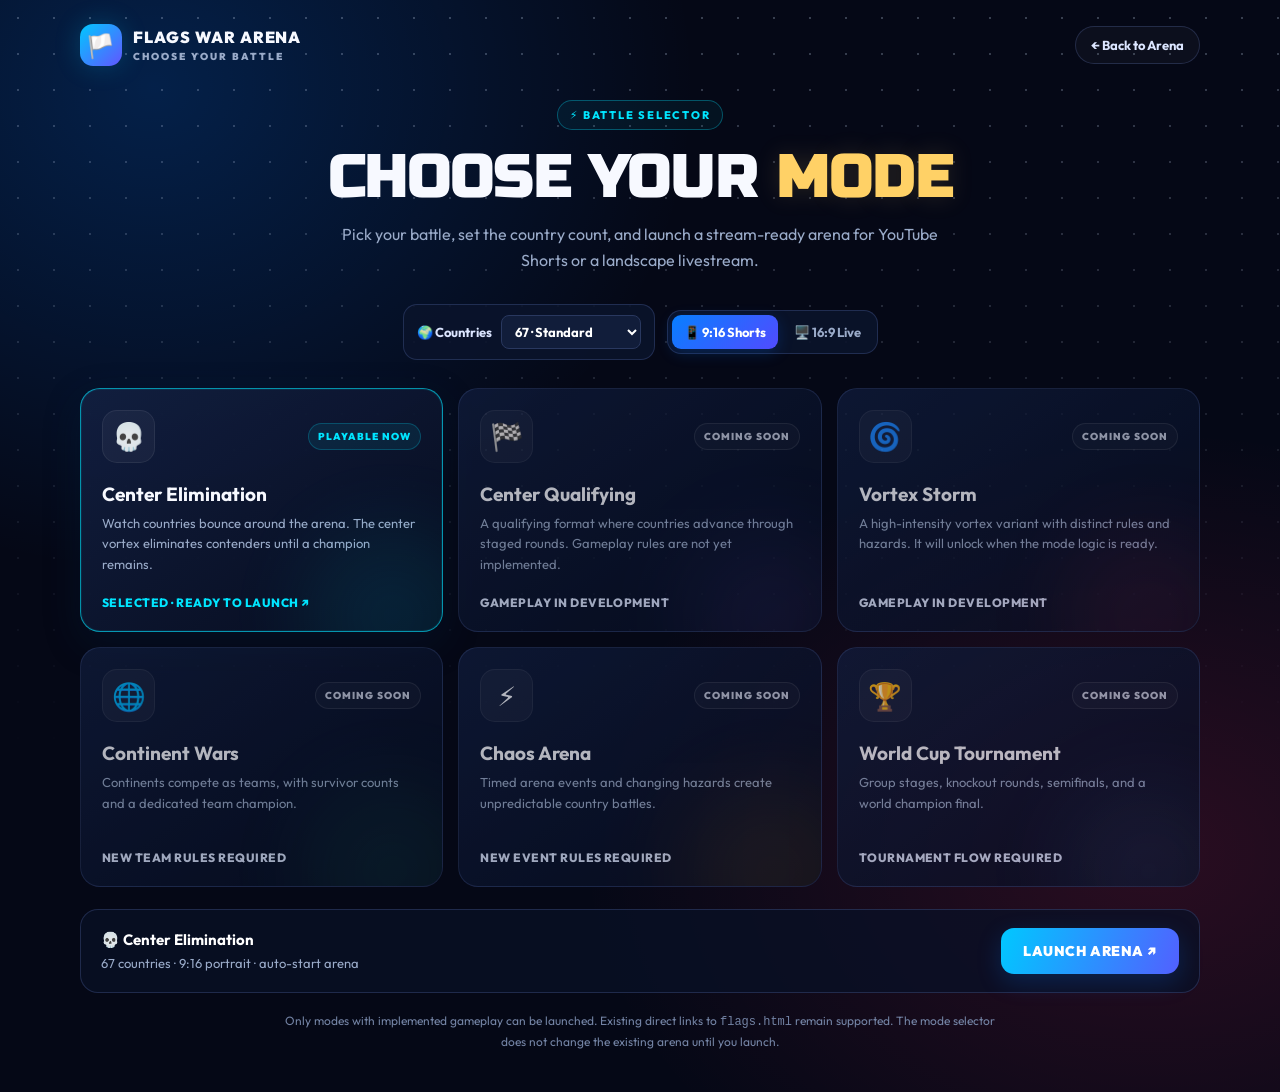
<file: flags-modes.html>
<!DOCTYPE html>
<html lang="en">
<head>
  <meta charset="UTF-8">
  <meta name="viewport" content="width=device-width, initial-scale=1">
  <meta name="theme-color" content="#050816">
  <title>Flags War Arena | Choose Your Battle</title>
  <link rel="preconnect" href="https://fonts.googleapis.com">
  <link rel="preconnect" href="https://fonts.gstatic.com" crossorigin>
  <link href="https://fonts.googleapis.com/css2?family=Outfit:wght@400;500;600;700;800;900&family=Russo+One&display=swap" rel="stylesheet">
  <style>
    :root{color-scheme:dark;--bg:#050816;--panel:rgba(11,20,44,.86);--line:rgba(135,167,255,.19);--muted:#9aabc9;--cyan:#00e5ff;--gold:#ffd166;--purple:#8875ff}
    *{box-sizing:border-box}
    body{margin:0;min-height:100vh;color:#f7f9ff;font-family:Outfit,system-ui,sans-serif;background:radial-gradient(ellipse at 12% 8%,rgba(0,119,255,.22),transparent 34%),radial-gradient(ellipse at 90% 78%,rgba(255,42,95,.15),transparent 35%),var(--bg)}
    body:before{content:"";position:fixed;inset:0;pointer-events:none;opacity:.25;background-image:radial-gradient(#d7e6ff 1px,transparent 1px);background-size:36px 36px;mask-image:linear-gradient(to bottom,#000,transparent 85%)}
    a{color:inherit;text-decoration:none}
    .shell{width:min(1120px,calc(100% - 32px));margin:0 auto;padding:24px 0 42px;position:relative}
    .top{display:flex;justify-content:space-between;align-items:center;gap:16px;margin-bottom:34px}
    .brand{display:flex;align-items:center;gap:11px;font-weight:900;letter-spacing:.06em}
    .brand-mark{display:grid;place-items:center;width:42px;height:42px;border-radius:13px;background:linear-gradient(135deg,#00c8ff,#6255ff);box-shadow:0 0 26px #00c8ff35;font-size:23px}
    .brand small{display:block;color:var(--muted);font-size:10px;letter-spacing:.2em;margin-top:3px}
    .back{border:1px solid var(--line);border-radius:999px;padding:10px 15px;color:#dbe5ff;background:#ffffff08;font-weight:700;font-size:13px}
    .hero{text-align:center;max-width:760px;margin:0 auto 30px}
    .eyebrow{display:inline-flex;align-items:center;gap:8px;border:1px solid #00e5ff50;background:#00e5ff0d;color:var(--cyan);border-radius:999px;padding:7px 12px;font-size:11px;font-weight:800;letter-spacing:.16em;text-transform:uppercase}
    h1{font-family:"Russo One",Outfit,sans-serif;font-size:clamp(32px,5vw,58px);line-height:1.05;letter-spacing:.015em;margin:18px 0 12px}
    h1 span{color:var(--gold);text-shadow:0 0 25px #ffd16625}
    .intro{color:var(--muted);font-size:16px;line-height:1.65;margin:0 auto;max-width:620px}
    .launch-settings{display:flex;justify-content:center;align-items:center;gap:12px;flex-wrap:wrap;margin:25px 0 28px}
    .setting{display:flex;align-items:center;gap:9px;border:1px solid var(--line);background:#0b142ce0;border-radius:14px;padding:10px 13px;color:#dbe5ff;font-size:13px;font-weight:700}
    select{color:#fff;background:#111d3a;border:1px solid #29385f;border-radius:8px;padding:7px 9px;font:inherit;max-width:180px}
    .layout-switch{display:flex;gap:4px;padding:4px;border:1px solid var(--line);background:#0b142ce0;border-radius:14px}
    .layout-switch button{border:0;background:transparent;color:var(--muted);font:700 13px Outfit,sans-serif;padding:9px 12px;border-radius:9px;cursor:pointer}
    .layout-switch button[aria-pressed=true]{background:linear-gradient(135deg,#087fff,#514bff);color:white;box-shadow:0 4px 15px #0077ff35}
    .grid{display:grid;grid-template-columns:repeat(3,minmax(0,1fr));gap:15px}
    .mode-card{position:relative;min-height:240px;display:flex;flex-direction:column;align-items:flex-start;text-align:left;padding:21px;border:1px solid var(--line);border-radius:20px;background:linear-gradient(145deg,rgba(18,31,64,.94),rgba(7,13,31,.94));overflow:hidden;transition:transform .2s,border-color .2s,box-shadow .2s}
    .mode-card:before{content:"";position:absolute;inset:auto -35px -70px auto;width:170px;height:170px;background:var(--glow,#00e5ff);opacity:.10;filter:blur(45px);border-radius:50%;pointer-events:none}
    .mode-card.active{border-color:#00e5ff9c;box-shadow:inset 0 0 0 1px #00e5ff15,0 12px 36px #001d3d55}
    button.mode-card{font:inherit;color:inherit;cursor:pointer;width:100%}
    button.mode-card:hover:not(:disabled){transform:translateY(-3px);border-color:#00e5ff;box-shadow:0 16px 38px #001d3d77}
    button.mode-card:focus-visible,.primary:focus-visible,.back:focus-visible{outline:3px solid var(--gold);outline-offset:3px}
    .mode-card:disabled{cursor:not-allowed;opacity:.72}
    .mode-top{display:flex;align-items:center;justify-content:space-between;width:100%;gap:10px}
    .mode-icon{display:grid;place-items:center;width:53px;height:53px;border-radius:15px;background:#ffffff0b;border:1px solid #ffffff12;font-size:27px}
    .status{font-size:10px;letter-spacing:.1em;font-weight:900;text-transform:uppercase;border-radius:999px;padding:6px 9px;background:#00e5ff14;color:var(--cyan);border:1px solid #00e5ff38}
    .status.soon{color:#c3c9dd;background:#ffffff08;border-color:#ffffff19}
    .mode-card h2{font-size:19px;margin:19px 0 7px}
    .mode-card p{color:var(--muted);font-size:13px;line-height:1.6;margin:0}
    .card-foot{margin-top:auto;padding-top:20px;color:#dce6ff;font-size:12px;font-weight:800;letter-spacing:.04em}
    .mode-card.active .card-foot{color:var(--cyan)}
    .bottom{display:flex;align-items:center;justify-content:space-between;gap:18px;margin-top:22px;padding:18px 20px;border:1px solid var(--line);border-radius:18px;background:#091126bd}
    .selected{font-size:13px;color:var(--muted);line-height:1.5}
    .selected strong{display:block;color:#fff;font-size:15px;margin-bottom:3px}
    .primary{border:0;border-radius:13px;padding:14px 22px;background:linear-gradient(110deg,#00c8ff,#5260ff);box-shadow:0 8px 24px #0077ff35;color:#fff;font:900 14px Outfit,sans-serif;letter-spacing:.04em;cursor:pointer;white-space:nowrap}
    .primary:disabled{opacity:.45;cursor:not-allowed}
    .note{text-align:center;color:#7383a4;font-size:12px;line-height:1.6;margin:18px auto 0;max-width:720px}
    @media(max-width:760px){.grid{grid-template-columns:repeat(2,minmax(0,1fr))}.mode-card{min-height:220px;padding:17px}.shell{padding-top:18px}.top{margin-bottom:26px}}
    @media(max-width:520px){.shell{width:min(100% - 22px,420px)}.top{align-items:flex-start}.brand{font-size:13px}.brand-mark{width:38px;height:38px}.back{font-size:12px;padding:9px 11px}.intro{font-size:14px}.grid{grid-template-columns:1fr;gap:11px}.mode-card{min-height:0;padding:16px}.mode-card h2{margin-top:13px}.card-foot{padding-top:14px}.bottom{align-items:stretch;flex-direction:column}.primary{width:100%}.launch-settings{gap:8px}.setting{justify-content:space-between;width:100%}.layout-switch{width:100%}.layout-switch button{flex:1}}
    @media(prefers-reduced-motion:reduce){*,*:before,*:after{transition:none!important;scroll-behavior:auto!important}}
  </style>
</head>
<body>
  <main class="shell">
    <nav class="top" aria-label="Page navigation">
      <a class="brand" href="flags.html" aria-label="Flags War Arena home">
        <span class="brand-mark" aria-hidden="true">🏳️</span>
        <span>FLAGS WAR ARENA<small>CHOOSE YOUR BATTLE</small></span>
      </a>
      <a class="back" href="flags.html">← Back to Arena</a>
    </nav>

    <header class="hero">
      <span class="eyebrow">⚡ BATTLE SELECTOR</span>
      <h1>CHOOSE YOUR <span>MODE</span></h1>
      <p class="intro">Pick your battle, set the country count, and launch a stream-ready arena for YouTube Shorts or a landscape livestream.</p>
    </header>

    <section class="launch-settings" aria-label="Launch settings">
      <label class="setting">🌍 Countries
        <select id="countryCount" aria-label="Countries in battle">
          <option value="32">32 · Blitz</option>
          <option value="67" selected>67 · Standard</option>
          <option value="100">100 · Massive</option>
          <option value="201">201 · World Battle</option>
        </select>
      </label>
      <div class="layout-switch" role="group" aria-label="Stream layout">
        <button type="button" data-layout="portrait" aria-pressed="true">📱 9:16 Shorts</button>
        <button type="button" data-layout="landscape" aria-pressed="false">🖥️ 16:9 Live</button>
      </div>
    </section>

    <section class="grid" aria-label="Available game modes">
      <button class="mode-card active" type="button" data-mode="elimination" aria-pressed="true" style="--glow:#00e5ff">
        <span class="mode-top"><span class="mode-icon" aria-hidden="true">💀</span><span class="status">Playable now</span></span>
        <h2>Center Elimination</h2>
        <p>Watch countries bounce around the arena. The center vortex eliminates contenders until a champion remains.</p>
        <span class="card-foot">SELECTED · READY TO LAUNCH ↗</span>
      </button>
      <button class="mode-card" type="button" disabled aria-disabled="true" style="--glow:#8875ff">
        <span class="mode-top"><span class="mode-icon" aria-hidden="true">🏁</span><span class="status soon">Coming soon</span></span>
        <h2>Center Qualifying</h2>
        <p>A qualifying format where countries advance through staged rounds. Gameplay rules are not yet implemented.</p>
        <span class="card-foot">GAMEPLAY IN DEVELOPMENT</span>
      </button>
      <button class="mode-card" type="button" disabled aria-disabled="true" style="--glow:#ff3e76">
        <span class="mode-top"><span class="mode-icon" aria-hidden="true">🌀</span><span class="status soon">Coming soon</span></span>
        <h2>Vortex Storm</h2>
        <p>A high-intensity vortex variant with distinct rules and hazards. It will unlock when the mode logic is ready.</p>
        <span class="card-foot">GAMEPLAY IN DEVELOPMENT</span>
      </button>
      <button class="mode-card" type="button" disabled aria-disabled="true" style="--glow:#37d6a4">
        <span class="mode-top"><span class="mode-icon" aria-hidden="true">🌐</span><span class="status soon">Coming soon</span></span>
        <h2>Continent Wars</h2>
        <p>Continents compete as teams, with survivor counts and a dedicated team champion.</p>
        <span class="card-foot">NEW TEAM RULES REQUIRED</span>
      </button>
      <button class="mode-card" type="button" disabled aria-disabled="true" style="--glow:#ffb52e">
        <span class="mode-top"><span class="mode-icon" aria-hidden="true">⚡</span><span class="status soon">Coming soon</span></span>
        <h2>Chaos Arena</h2>
        <p>Timed arena events and changing hazards create unpredictable country battles.</p>
        <span class="card-foot">NEW EVENT RULES REQUIRED</span>
      </button>
      <button class="mode-card" type="button" disabled aria-disabled="true" style="--glow:#58a6ff">
        <span class="mode-top"><span class="mode-icon" aria-hidden="true">🏆</span><span class="status soon">Coming soon</span></span>
        <h2>World Cup Tournament</h2>
        <p>Group stages, knockout rounds, semifinals, and a world champion final.</p>
        <span class="card-foot">TOURNAMENT FLOW REQUIRED</span>
      </button>
    </section>

    <section class="bottom" aria-label="Launch selected mode">
      <div class="selected"><strong id="selectedMode">💀 Center Elimination</strong><span id="launchSummary">67 countries · 9:16 portrait · auto-start arena</span></div>
      <button class="primary" id="launchButton" type="button">LAUNCH ARENA ↗</button>
    </section>
    <p class="note">Only modes with implemented gameplay can be launched. Existing direct links to <code>flags.html</code> remain supported. The mode selector does not change the existing arena until you launch.</p>
  </main>
  <script>
    (() => {
      const countSelect = document.getElementById('countryCount');
      const layoutButtons = [...document.querySelectorAll('[data-layout]')];
      const modeButtons = [...document.querySelectorAll('button[data-mode]')];
      const launchButton = document.getElementById('launchButton');
      const selectedMode = document.getElementById('selectedMode');
      const launchSummary = document.getElementById('launchSummary');
      let layout = 'portrait';
      let mode = 'elimination';

      function updateSummary() {
        const count = countSelect.value;
        const layoutLabel = layout === 'portrait' ? '9:16 portrait' : '16:9 landscape';
        selectedMode.textContent = mode === 'elimination' ? '💀 Center Elimination' : 'Selected mode';
        launchSummary.textContent = count + ' countries · ' + layoutLabel + ' · auto-start arena';
      }

      layoutButtons.forEach(button => {
        button.addEventListener('click', () => {
          layout = button.dataset.layout;
          layoutButtons.forEach(item => item.setAttribute('aria-pressed', String(item === button)));
          updateSummary();
        });
      });

      modeButtons.forEach(button => {
        if (button.disabled) return;
        button.addEventListener('click', () => {
          mode = button.dataset.mode;
          modeButtons.forEach(item => {
            const active = item === button;
            item.classList.toggle('active', active);
            item.setAttribute('aria-pressed', String(active));
          });
          updateSummary();
        });
      });

      countSelect.addEventListener('change', updateSummary);
      launchButton.addEventListener('click', () => {
        if (mode !== 'elimination') return;
        const params = new URLSearchParams({
          mode,
          layout,
          countries: countSelect.value
        });
        window.location.href = 'flags.html?' + params.toString();
      });

      updateSummary();
    })();
  </script>
</body>
</html>
</file>
